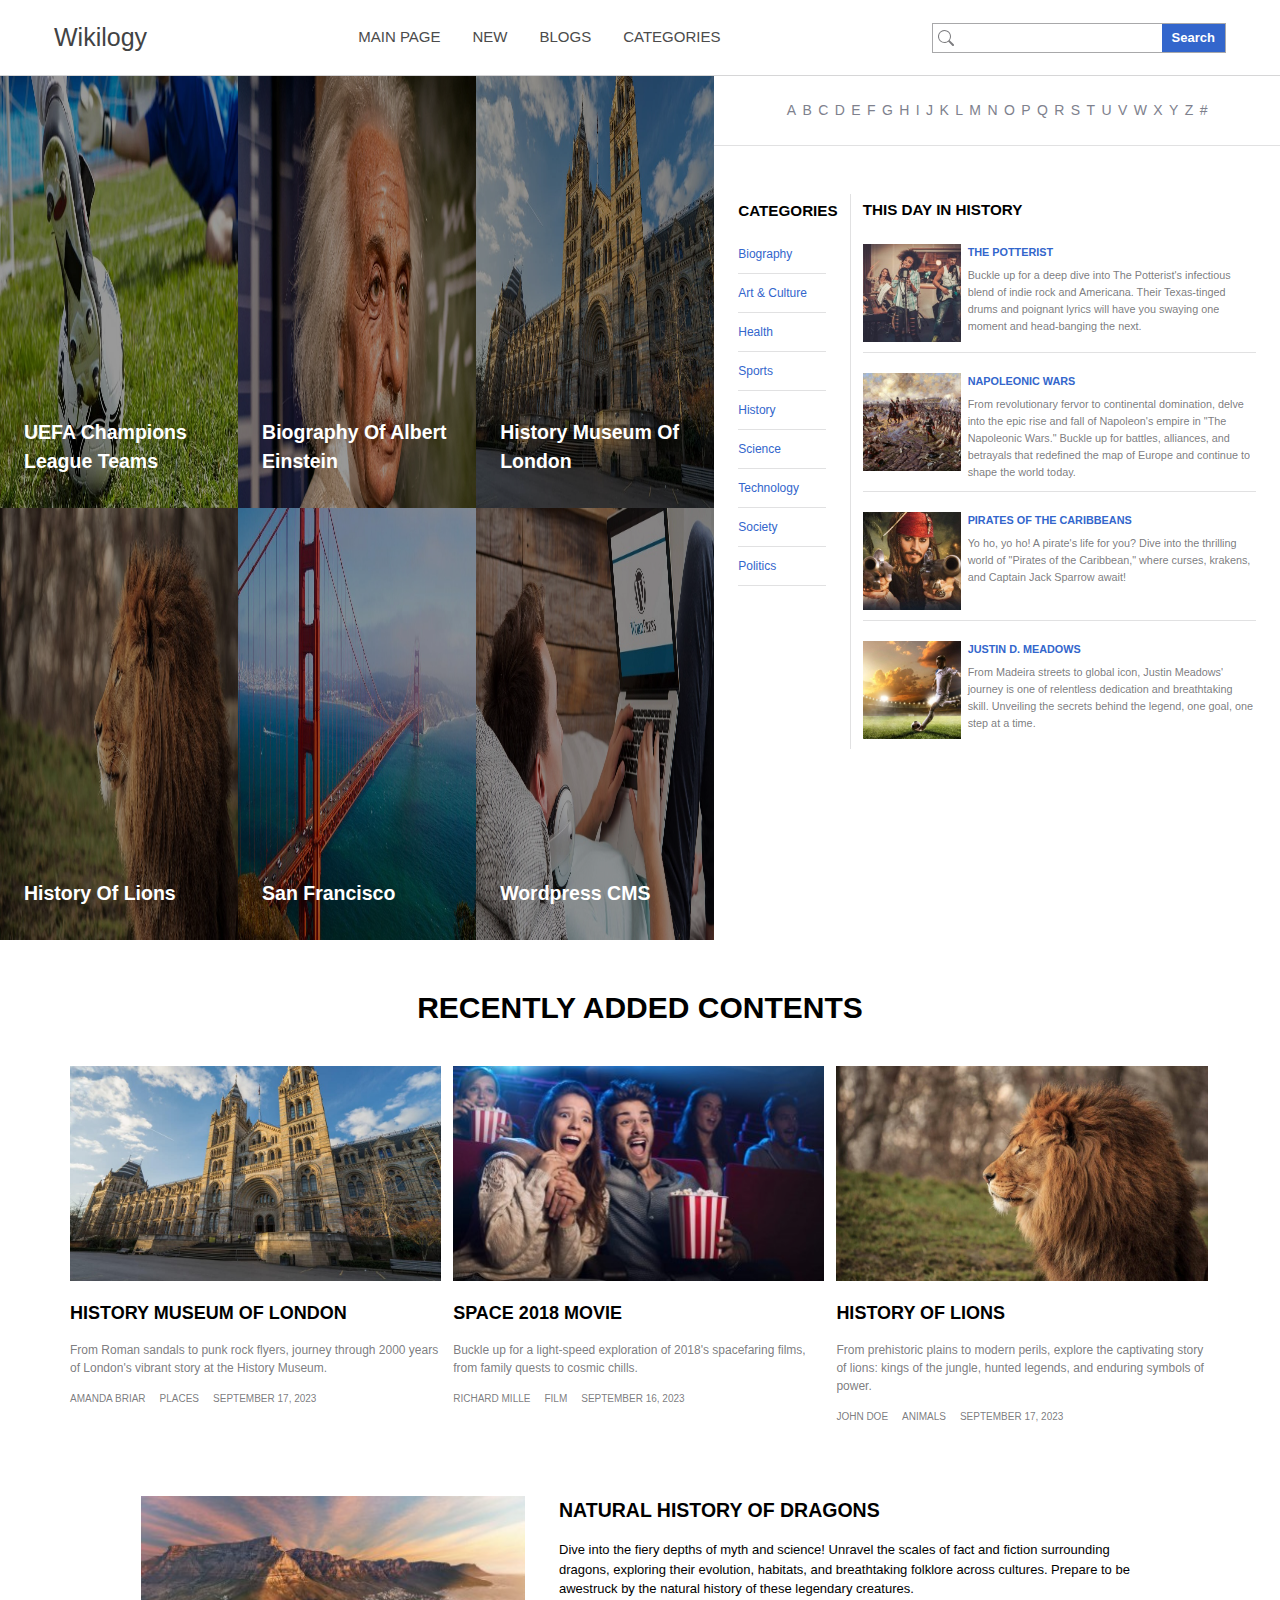
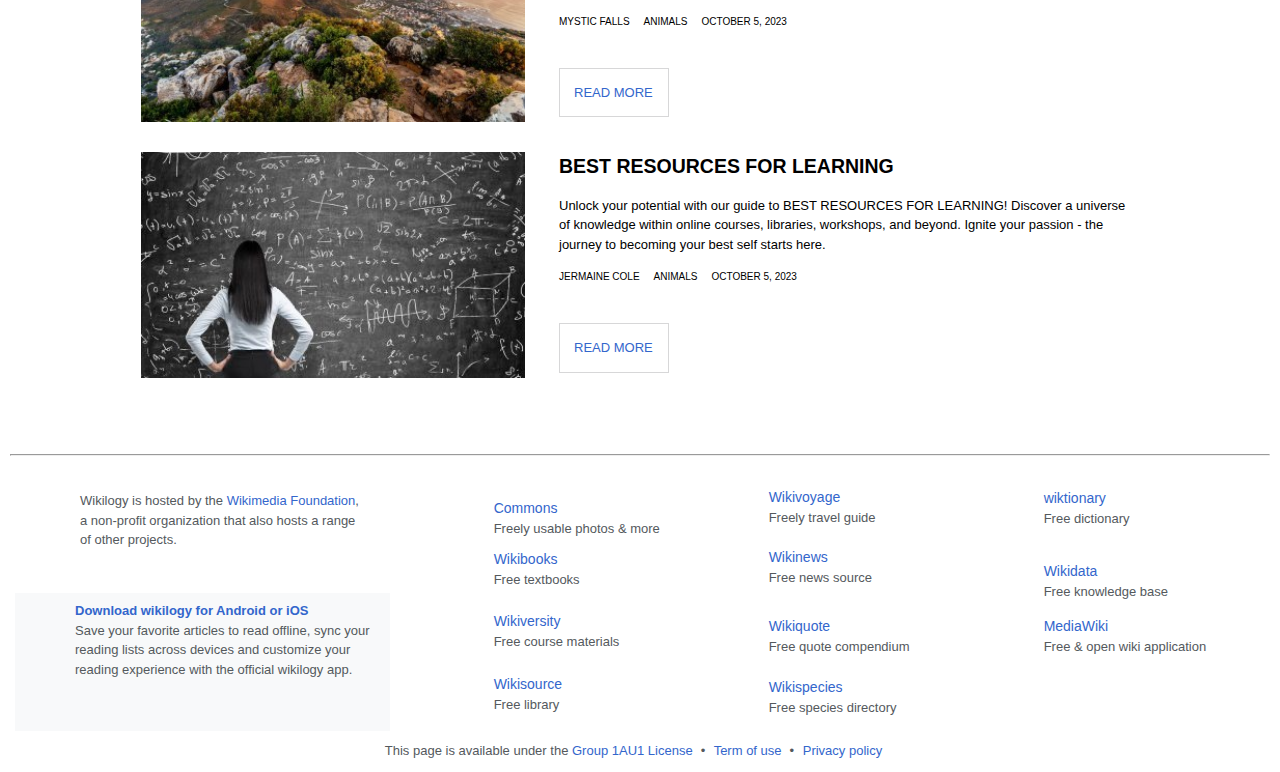
<file: index.html>
<!DOCTYPE html>
<html lang="en">

<head>
  <meta charset="UTF-8">
  <meta name="viewport" content="width=device-width, initial-scale=1.0">
  <title>Wikilogy</title>
  <link rel="stylesheet" href="css/home.css">
  <link rel="stylesheet" href="css/index.css">
</head>

<body>
  <header>
    <nav class="navbar">
      <div class="logo"><a href="entry.html">Wikilogy</a></div>
      <ul class="nav_manu">
        <li><a href="index.html">MAIN PAGE</a></li>
        <li><a href="new.html">NEW</a></li>
        <li><a href="random.html">BLOGS</a></li>
        <li><a href="./categories/arts_and_culture.html">CATEGORIES</a></li>
      </ul>
      <div class="nav_right">
        <div class="input">
          <svg xmlns="http://www.w3.org/2000/svg" width="16" height="16" fill="rgba(115, 115, 118, 0.932)"
            class="bi bi-search" viewBox="0 0 16 16">
            <path
              d="M11.742 10.344a6.5 6.5 0 1 0-1.397 1.398h-.001q.044.06.098.115l3.85 3.85a1 1 0 0 0 1.415-1.414l-3.85-3.85a1 1 0 0 0-.115-.1zM12 6.5a5.5 5.5 0 1 1-11 0 5.5 5.5 0 0 1 11 0" />
          </svg>
          <input type="text">
        </div>
        <div class="input_search">
          <h4>Search</h4>
        </div>

      </div>

    </nav>
  </header>

  <section class="main_page">
    <div class="categories">
      <!-- <h2>Article Categories</h2> -->
      <div class="wrapper">
        <div class="category_left">
          <div class="img_wrapper">
            <img src="images/UEFA-Champions-League-Teams-1152x570.jpg" alt="">
            <div>
              <h2>
                UEFA Champions League Teams
              </h2>
            </div>
          </div>
          <div class="img_wrapper">
            <img src="images/Albert-Einstein-1170x570.jpg" alt="">
            <div>
              <h2>
                Biography Of Albert Einstein
              </h2>
            </div>
          </div>
          <div class="img_wrapper">
            <img src="images/Natural-History-Museum-of-London-1000x570.jpg" alt="">
            <div>
              <h2>
                History Museum Of London
              </h2>
            </div>
          </div>
          <div class="img_wrapper">
            <img src="images/History-of-Lions-1000x570.jpg" alt="">
            <div>
              <h2>
                History Of Lions
              </h2>
            </div>
          </div>
          <div class="img_wrapper">
            <img src="images/San-Francisco-1170x570.jpg" alt="">
            <div>
              <h2>
                San Francisco
              </h2>
            </div>
          </div>
          <div class="img_wrapper">
            <img src="images/WordPress-CMS-1170x570.jpg" alt="">
            <div>
              <h2>
                Wordpress CMS
              </h2>
            </div>
          </div>
        </div>

        <div class="category_right">
          <!-- <h2 class="category_title">Article Categories</h2> -->
          <div class="article_arrangement">
            <div class="wrapper">
              <div><a href="">A</a></div>
              <div><a href="">B</a></div>
              <div><a href="">C</a></div>
              <div><a href="">D</a></div>
              <div><a href="">E</a></div>
              <div><a href="">F</a></div>
              <div><a href="">G</a></div>
              <div><a href="">H</a></div>
              <div><a href="">I</a></div>
              <div><a href="">J</a></div>
              <div><a href="">K</a></div>
              <div><a href="">L</a></div>
              <div><a href="">M</a></div>
              <div><a href="">N</a></div>
              <div><a href="">O</a></div>
              <div><a href="">P</a></div>
              <div><a href="">Q</a></div>
              <div><a href="">R</a></div>
              <div><a href="">S</a></div>
              <div><a href="">T</a></div>
              <div><a href="">U</a></div>
              <div><a href="">V</a></div>
              <div><a href="">W</a></div>
              <div><a href="">X</a></div>
              <div><a href="">Y</a></div>
              <div><a href="">Z</a></div>
              <div><a href="">#</a></div>
            </div>
          </div>
          <div class="category_in_order">
            <div class="left">
              <h3>CATEGORIES</h3>
              <div class="category">
                <div> <a href="categories/biography.html">Biography </a></div>
                <div> <a href="categories/arts_and_culture.html">Art & Culture</a></div>
                <div> <a href="categories/health.html">Health </a></div>
                <div> <a href="categories/sports.html">Sports </a></div>
                <div> <a href="categories/history.html">History </a></div>
                <div> <a href="categories/science.html">Science </a></div>
                <div> <a href="categories/technology.html">Technology </a></div>
                <div> <a href="categories/society.html">Society </a></div>
                <div> <a href="categories/politics.html">Politics</a></div>
              </div>
            </div>

            <div class="right">
              <h3>THIS DAY IN HISTORY</h3>
              <div class="right_wrapper">

                <div class="right_img">
                  <img src="images/The-Potterist-310x310.jpg">
                  <div class="detail">
                    <h4><a href="">THE POTTERIST</a></h4>
                    <div>
                      Buckle up for a deep dive into The Potterist's infectious blend of indie rock and Americana. Their
                      Texas-tinged drums and poignant lyrics will have you swaying one moment and head-banging the next.
                    </div>
                  </div>
                </div>
                <div class="right_img">
                  <img src="images/Napoleonic-Wars-310x310.jpg">
                  <div class="detail">
                    <h4><a href="">NAPOLEONIC WARS</a></h4>
                    <div>
                      From revolutionary fervor to continental domination, delve into the epic rise and fall of
                      Napoleon's empire in "The Napoleonic Wars." Buckle up for battles, alliances, and betrayals that
                      redefined the map of Europe and continue to shape the world today.
                    </div>
                  </div>
                </div>
                <div class="right_img">
                  <img src="images/Pirates-of-The-Caribbean-310x310.jpg">
                  <div class="detail">
                    <h4><a href="">PIRATES OF THE CARIBBEANS</a></h4>
                    <div>
                      Yo ho, yo ho! A pirate's life for you? Dive into the thrilling world of "Pirates of the
                      Caribbean," where curses, krakens, and Captain Jack Sparrow await!
                    </div>
                  </div>
                </div>
                <div class="right_img">
                  <img src="images/Justin-D.-Meadows-310x310.jpg">
                  <div class="detail">
                    <h4><a href="">JUSTIN D. MEADOWS</a></h4>
                    <div>
                      From Madeira streets to global icon, Justin Meadows' journey is one of relentless dedication
                      and breathtaking skill. Unveiling the secrets behind the legend, one goal, one step at a time.
                    </div>
                  </div>
                </div>
              </div>
            </div>
          </div>
        </div>
      </div>
    </div>
    </div>
  </section>

  <section class="recent_post">
    <div class="recent_wrapper">
      <h1>
        RECENTLY ADDED CONTENTS
      </h1>
      <div class="recent_cards">
        <div class="card">
          <div class="card_img">
            <img src="images/Natural-History-Museum-of-London-1000x570.jpg" alt="">
          </div>
          <div>
            <h2>HISTORY MUSEUM OF LONDON</h2>
          </div>

          <div>
            From Roman sandals to punk rock flyers, journey through 2000 years of London's vibrant story at the History
            Museum.
          </div>
          <div class="card_details">
            <div class="">Amanda Briar</div>
            <div class="">Places</div>
            <div class="">September 17, 2023</div>
          </div>
        </div>
        <div class="card">
          <div class="card_img">
            <img src="images/Space-2018-Movie-370x218.jpg" alt="">
          </div>
          <div>
            <h2>SPACE 2018 MOVIE</h2>
          </div>

          <div class="">
            Buckle up for a light-speed exploration of 2018's spacefaring films, from family quests to cosmic chills.
          </div>
          <div class="card_details">
            <div class="">Richard Mille</div>
            <div class="">Film</div>
            <div class="">September 16, 2023</div>
          </div>
        </div>
        <div class="card">
          <div class="card_img">
            <img src="images/History-of-Lions-1000x570.jpg" alt="">
          </div>
          <div>
            <h2>HISTORY OF LIONS</h2>
          </div>

          <div>
            From prehistoric plains to modern perils, explore the captivating story of lions: kings of the jungle,
            hunted legends, and enduring symbols of power.
          </div>
          <div class="card_details">

            <div class="">John Doe</div>
            <div class="">Animals</div>
            <div class="">September 17, 2023</div>
          </div>
        </div>
      </div>

      <div class="cards2">
        <div class="card2">
          <div>
            <img src="images/dragon.jpg" alt="">
          </div>
          <div class="card2_details">
            <h2>
              NATURAL HISTORY OF DRAGONS
            </h2>
            <div>
              Dive into the fiery depths of myth and science! Unravel the scales of fact and fiction surrounding
              dragons, exploring their evolution, habitats, and breathtaking folklore across cultures. Prepare to be
              awestruck by the natural history of these legendary creatures.
            </div>
            <div class="card_details">
              <div class="">Mystic Falls</div>
              <div class="">ANIMALS</div>
              <div class="">October 5, 2023</div>
            </div>
            <div class="card_btn">
              <a href="#">READ MORE</a>
            </div>
          </div>
        </div>
        <div class="card2">
          <div>
            <img src="images/Ordinal-Numbers-370x218.jpg" alt="">
          </div>
          <div class="card2_details">
            <h2>
              BEST RESOURCES FOR LEARNING
            </h2>
            <div>
              Unlock your potential with our guide to BEST RESOURCES FOR LEARNING! Discover a universe of knowledge
              within online courses, libraries, workshops, and beyond. Ignite your passion - the journey to becoming
              your best self starts here.
            </div>
            <div class="card_details">
              <div class="">Jermaine Cole</div>
              <div class="">ANIMALS</div>
              <div class="">October 5, 2023</div>
            </div>
            <div class="card_btn">
              <a href="#">READ MORE</a>
            </div>
          </div>
        </div>
      </div>
    </div>
  </section>

  <hr>

  <footer class="footer">
    <div class="footer_description">
      <i class="sprite footer_description--logo"></i>
      <p class="footer_description--paragraph">Wikilogy is hosted by the <a href="#">Wikimedia Foundation</a>, a
        non-profit organization that also hosts a range of other projects.</p>
    </div>
    <div class="footer_projects">
      <div class="footer_projects--item">
        <a href="#">
          <div class="item_icon">
            <i class="sprite commons"></i>
          </div>
          <div class="item_text">
            <span class="item_text--title">Commons</span><span class="item_text--sub">Freely usable photos & more</span>
          </div>
        </a>
      </div>
      <div class="footer_projects--item">
        <a href="#">
          <div class="item_icon">
            <i class="sprite wikivoyage"></i>
          </div>
          <div class="item_text">
            <span class="item_text--title">Wikivoyage</span><span class="item_text--sub">Freely travel guide</span>
          </div>
        </a>
      </div>
      <div class="footer_projects--item">
        <a href="#">
          <div class="item_icon">
            <i class="sprite wiktionary"></i>
          </div>
          <div class="item_text">
            <span class="item_text--title">wiktionary</span><span class="item_text--sub">Free dictionary</span>
          </div>
        </a>
      </div>
      <div class="footer_projects--item">
        <a href="#">
          <div class="item_icon">
            <i class="sprite wikibooks"></i>
          </div>
          <div class="item_text">
            <span class="item_text--title">Wikibooks</span><span class="item_text--sub">Free textbooks</span>
          </div>
        </a>
      </div>
      <div class="footer_projects--item">
        <a href="#">
          <div class="item_icon">
            <i class="sprite wikinews"></i>
          </div>
          <div class="item_text">
            <span class="item_text--title">Wikinews</span><span class="item_text--sub">Free news source</span>
          </div>
        </a>
      </div>
      <div class="footer_projects--item">
        <a href="#">
          <div class="item_icon">
            <i class="sprite wikidata"></i>
          </div>
          <div class="item_text">
            <span class="item_text--title">Wikidata</span><span class="item_text--sub">Free knowledge base</span>
          </div>
        </a>
      </div>
      <div class="footer_projects--item">
        <a href="#">
          <div class="item_icon">
            <i class="sprite wikiversity"></i>
          </div>
          <div class="item_text">
            <span class="item_text--title">Wikiversity</span><span class="item_text--sub">Free course materials</span>
          </div>
        </a>
      </div>
      <div class="footer_projects--item">
        <a href="#">
          <div class="item_icon">
            <i class="sprite wikiquote"></i>
          </div>
          <div class="item_text">
            <span class="item_text--title">Wikiquote</span><span class="item_text--sub">Free quote compendium</span>
          </div>
        </a>
      </div>
      <div class="footer_projects--item">
        <a href="#">
          <div class="item_icon">
            <i class="sprite mediawiki"></i>
          </div>
          <div class="item_text">
            <span class="item_text--title">MediaWiki</span><span class="item_text--sub">Free & open wiki
              application</span>
          </div>
        </a>
      </div>
      <div class="footer_projects--item">
        <a href="#">
          <div class="item_icon">
            <i class="sprite wikisource"></i>
          </div>
          <div class="item_text">
            <span class="item_text--title">Wikisource</span><span class="item_text--sub">Free library</span>
          </div>
        </a>
      </div>
      <div class="footer_projects--item">
        <a href="#">
          <div class="item_icon">
            <i class="sprite wikispecies"></i>
          </div>
          <div class="item_text">
            <span class="item_text--title">Wikispecies</span><span class="item_text--sub">Free species directory</span>
          </div>
        </a>
      </div>
    </div>
    <div class="footer_app">
      <i class="sprite footer_app--logo"></i>
      <div class="footer_app--text">
        <strong class="title"><a href="#">Download wikilogy for Android or iOS</a></strong>
        <p class="paragraph">
          Save your favorite articles to read offline, sync your reading lists across devices and customize your reading
          experience with the official wikilogy app.</p>
      </div>
      <ul class="footer_app--icons">
        <il class="apps"><a href="#"><span class="sprite apps_android"></span></a></il>
        <il class="apps"><a href="#"><span class="sprite apps_iOS"></span></a></il>
      </ul>
    </div>
    <div class="footer_terms">
      <p class="footer_terms--text">
        <small>This page is available under the <a href="#">Group 1AU1 License</a></small>
        <small><a href="#">Term of use</a></small>
        <small><a href="#">Privacy policy</a></small>
      </p>
    </div>
  </footer>
</body>

</html>
</file>
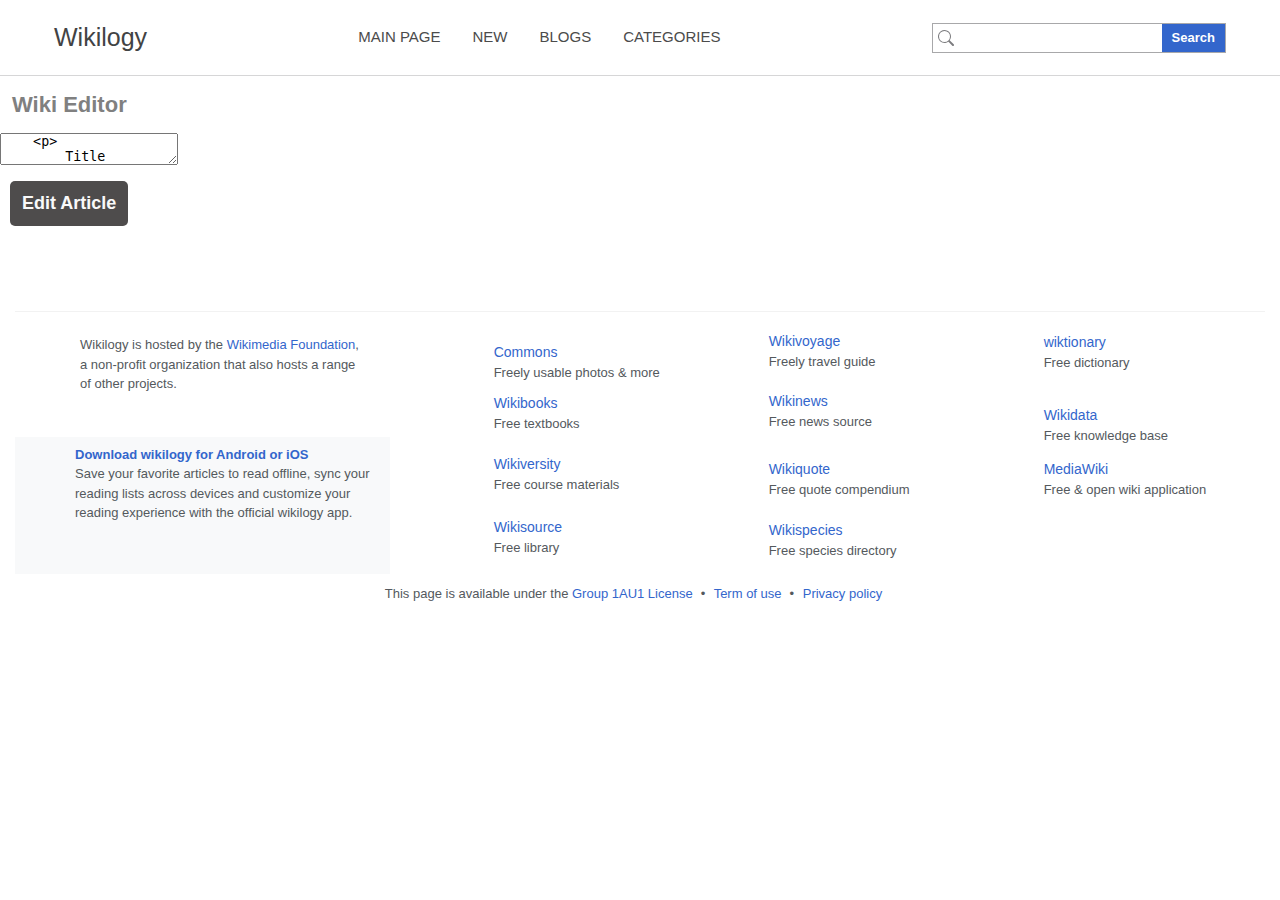
<file: edit_page.html>
<!DOCTYPE html>
<html lang="en">

<head>
  <meta charset="UTF-8">
  <meta name="viewport" content="width=device-width, initial-scale=1.0">
  <title>Wikilogy</title>
  <link rel="stylesheet" href="css/home.css">
  <link rel="stylesheet" href="css/index.css">
  <script src="https://cdn.ckeditor.com/4.20.1/standard/ckeditor.js"></script>
  <style>
    h1 {
      color: gray;
      padding: 12px;
      font-size: 22px;
    }

    .buttonContainer {
      padding: 12px;
      margin: 10px;
      background-color: rgb(78, 76, 76);
      border-radius: 5px;
      width: fit-content;
    }

    .buttonContainer:hover {
      cursor: pointer;
      background-color: lightgray;
    }

    .buttonContainer>button {
      border: none;
      outline: none;
      background: none;
      color: rgb(249, 249, 249);
      font-weight: 600;
      font-size: 18px;
    }

    .footer {
      margin-top: 85px;
      padding-top: 18px;
      border-top: 1.5px solid rgb(242, 242, 242);
    }
  </style>
</head>

<body>
  <header>
    <nav class="navbar">
      <div class="logo"><a href="entry.html">Wikilogy</a></div>
      <ul class="nav_manu">
        <li><a href="index.html">MAIN PAGE</a></li>
        <li><a href="new.html"> NEW</a></li>
        <li><a href="random.html">BLOGS</a></li>
        <li><a href="./categories/arts_and_culture.html">CATEGORIES</a></li>
      </ul>
      <div class="nav_right">
        <div class="input">
          <svg xmlns="http://www.w3.org/2000/svg" width="16" height="16" fill="rgba(115, 115, 118, 0.932)"
            class="bi bi-search" viewBox="0 0 16 16">
            <path
              d="M11.742 10.344a6.5 6.5 0 1 0-1.397 1.398h-.001q.044.06.098.115l3.85 3.85a1 1 0 0 0 1.415-1.414l-3.85-3.85a1 1 0 0 0-.115-.1zM12 6.5a5.5 5.5 0 1 1-11 0 5.5 5.5 0 0 1 11 0" />
          </svg>
          <input type="text">
        </div>
        <div class="input_search">
          <h4>Search</h4>
        </div>

      </div>

    </nav>
  </header>
  <div>

    <h1>Wiki Editor</h1>
    <textarea id="editor">
    <p>
        Title
    </p>

    Lorem ipsum dolor sit amet consectetur adipisicing elit. 
    Iure iusto, eveniet totam accusamus corrupti debitis, reprehenderit 
    Excepturi numquam, sit provident quod similique quibusdam.
    sit amet consectetur adipisicing elit. 
    Iure iusto, eveniet totam accusamus corrupti debitis,
    magnam repudiandae, laborum exercitationem rem harum incidunt? 
    Iure iusto, eveniet totam accusamus corrupti debitis, reprehenderit 
    Excepturi numquam, sit provident quod similique quibusdam.
    Iure iusto, eveniet totam accusamus corrupti debitis,
    sit amet consectetur adipisicing elit. 
    Excepturi numquam, sit provident quod similique quibusdam.
    Iure iusto, eveniet totam accusamus corrupti debitis,
    sit amet consectetur adipisicing elit. 
    Iure iusto, eveniet totam accusamus corrupti debitis,
    Excepturi numquam, sit provident quod similique quibusdam.
    Iure iusto, eveniet totam accusamus corrupti debitis,
    sit amet consectetur adipisicing elit. 

  </textarea>
    <script>
      CKEDITOR.replace('editor');
    </script>
    <div class="btn_back">
      <div class="buttonContainer">
        <button>Edit Article</button>
      </div>
    </div>
  </div>

  <footer class="footer">
    <div class="footer_description">
      <i class="sprite footer_description--logo"></i>
      <p class="footer_description--paragraph">Wikilogy is hosted by the <a href="#">Wikimedia Foundation</a>, a
        non-profit organization that also hosts a range of other projects.</p>
    </div>
    <div class="footer_projects">
      <div class="footer_projects--item">
        <a href="#">
          <div class="item_icon">
            <i class="sprite commons"></i>
          </div>
          <div class="item_text">
            <span class="item_text--title">Commons</span><span class="item_text--sub">Freely usable photos & more</span>
          </div>
        </a>
      </div>
      <div class="footer_projects--item">
        <a href="#">
          <div class="item_icon">
            <i class="sprite wikivoyage"></i>
          </div>
          <div class="item_text">
            <span class="item_text--title">Wikivoyage</span><span class="item_text--sub">Freely travel guide</span>
          </div>
        </a>
      </div>
      <div class="footer_projects--item">
        <a href="#">
          <div class="item_icon">
            <i class="sprite wiktionary"></i>
          </div>
          <div class="item_text">
            <span class="item_text--title">wiktionary</span><span class="item_text--sub">Free dictionary</span>
          </div>
        </a>
      </div>
      <div class="footer_projects--item">
        <a href="#">
          <div class="item_icon">
            <i class="sprite wikibooks"></i>
          </div>
          <div class="item_text">
            <span class="item_text--title">Wikibooks</span><span class="item_text--sub">Free textbooks</span>
          </div>
        </a>
      </div>
      <div class="footer_projects--item">
        <a href="#">
          <div class="item_icon">
            <i class="sprite wikinews"></i>
          </div>
          <div class="item_text">
            <span class="item_text--title">Wikinews</span><span class="item_text--sub">Free news source</span>
          </div>
        </a>
      </div>
      <div class="footer_projects--item">
        <a href="#">
          <div class="item_icon">
            <i class="sprite wikidata"></i>
          </div>
          <div class="item_text">
            <span class="item_text--title">Wikidata</span><span class="item_text--sub">Free knowledge base</span>
          </div>
        </a>
      </div>
      <div class="footer_projects--item">
        <a href="#">
          <div class="item_icon">
            <i class="sprite wikiversity"></i>
          </div>
          <div class="item_text">
            <span class="item_text--title">Wikiversity</span><span class="item_text--sub">Free course materials</span>
          </div>
        </a>
      </div>
      <div class="footer_projects--item">
        <a href="#">
          <div class="item_icon">
            <i class="sprite wikiquote"></i>
          </div>
          <div class="item_text">
            <span class="item_text--title">Wikiquote</span><span class="item_text--sub">Free quote compendium</span>
          </div>
        </a>
      </div>
      <div class="footer_projects--item">
        <a href="#">
          <div class="item_icon">
            <i class="sprite mediawiki"></i>
          </div>
          <div class="item_text">
            <span class="item_text--title">MediaWiki</span><span class="item_text--sub">Free & open wiki
              application</span>
          </div>
        </a>
      </div>
      <div class="footer_projects--item">
        <a href="#">
          <div class="item_icon">
            <i class="sprite wikisource"></i>
          </div>
          <div class="item_text">
            <span class="item_text--title">Wikisource</span><span class="item_text--sub">Free library</span>
          </div>
        </a>
      </div>
      <div class="footer_projects--item">
        <a href="#">
          <div class="item_icon">
            <i class="sprite wikispecies"></i>
          </div>
          <div class="item_text">
            <span class="item_text--title">Wikispecies</span><span class="item_text--sub">Free species directory</span>
          </div>
        </a>
      </div>
    </div>
    <div class="footer_app">
      <i class="sprite footer_app--logo"></i>
      <div class="footer_app--text">
        <strong class="title"><a href="#">Download wikilogy for Android or iOS</a></strong>
        <p class="paragraph">
          Save your favorite articles to read offline, sync your reading lists across devices and customize your reading
          experience with the official wikilogy app.</p>
      </div>
      <ul class="footer_app--icons">
        <il class="apps"><a href="#"><span class="sprite apps_android"></span></a></il>
        <il class="apps"><a href="#"><span class="sprite apps_iOS"></span></a></il>
      </ul>
    </div>
    <div class="footer_terms">
      <p class="footer_terms--text">
        <small>This page is available under the <a href="#">Group 1AU1 License</a></small>
        <small><a href="#">Term of use</a></small>
        <small><a href="#">Privacy policy</a></small>
      </p>
    </div>
  </footer>
</body>

</html>
</file>
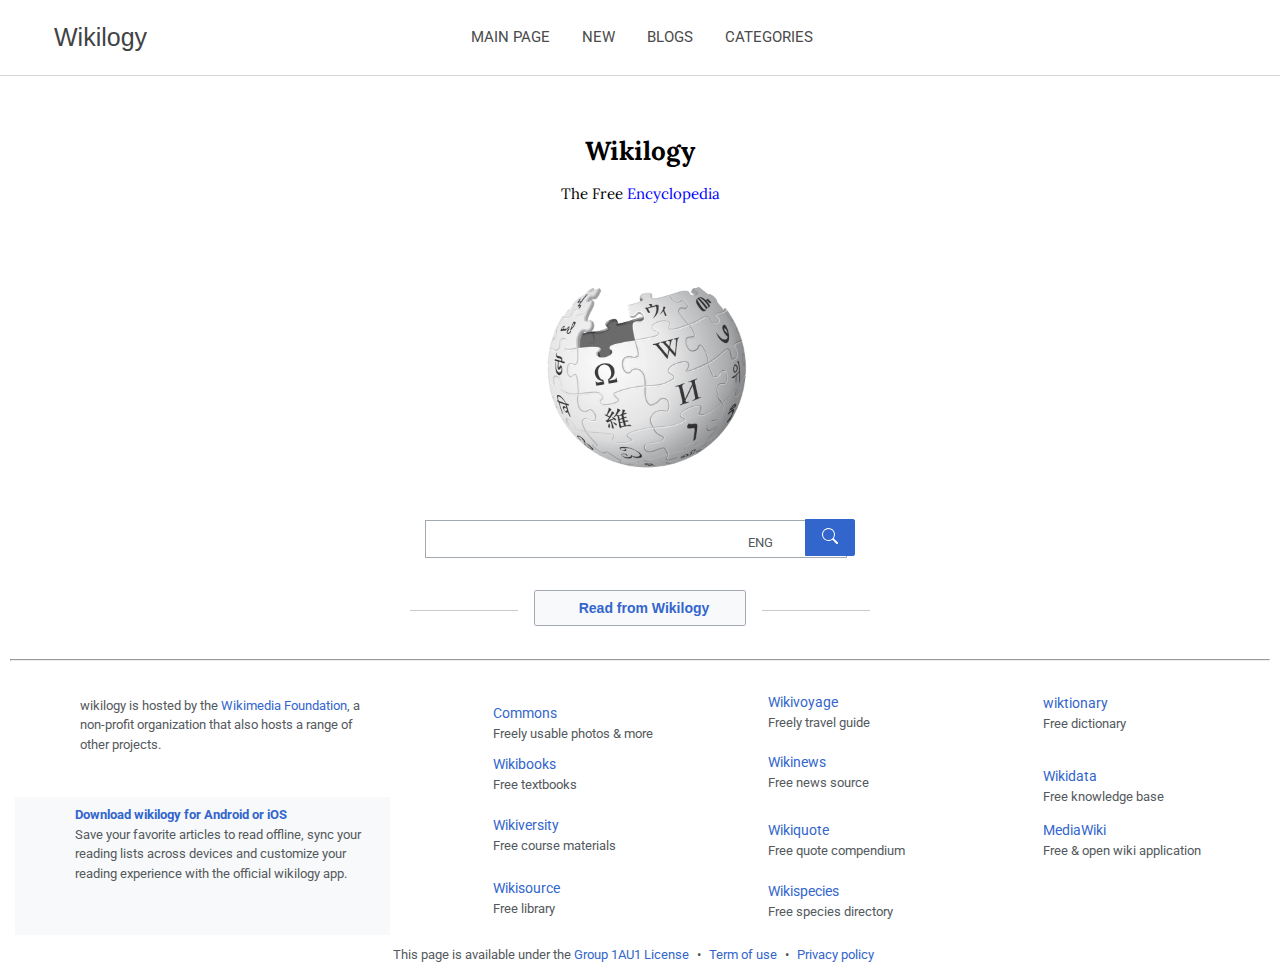
<file: entry.html>
<!DOCTYPE html>
<html lang="en">

<head>
  <meta charset="UTF-8">
  <meta name="viewport" content="width=device-width, initial-scale=1.0">
  <link href="https://fonts.googleapis.com/css2?family=Lora:wght@400;700&family=Roboto:wght@400;700&display=swap"
    rel="stylesheet">
  <link rel="stylesheet" href="css/home.css">
  <title>Wikilogy</title>
</head>

<body>
  <header>
    <nav class="navbar">
      <div class="logo"><a href="">Wikilogy</a></div>
      <ul class="nav_manu">
        <li><a href="index.html">MAIN PAGE</a></li>
        <li><a href="new.html">NEW</a></li>
        <li><a href="random.html">BLOGS</a></li>
        <li><a href="./categories/arts_and_culture.html">CATEGORIES</a></li>
      </ul>
      <div class="nav_right">
        <div>profile</div>
        <div>Search</div>
      </div>

    </nav>
  </header>

  <div class="header">
    <h1 class="title">
      <span class="sprite title_image">
        Wikilogy
      </span>
      <strong class="title_text">
        The Free <span class="span">Encyclopedia</span>
      </strong>
    </h1>

  </div>

  <main>
    <div class="article">
      <ul>
        <img src="images/wikipedia.png" alt="Logo">

      </ul>
    </div>
    <div class="search">
      <form action="search" method="post">
        <fieldset>
          <div class="search_box">
            <input class="box_input" type="text" name="" id="">
            <div class="box_language">
              <label for="searchLanguage">ENG</label>
              <i class="sprite"></i>
              <select class="language_select" name="searchLanguage" id="ES">
                <option value="en" class="select">English</option>
              </select>
            </div>
          </div>
          <button class="search_button">
            <svg xmlns="http://www.w3.org/2000/svg" width="16" height="16" fill="white" class="bi bi-search"
              viewBox="0 0 16 16">
              <path
                d="M11.742 10.344a6.5 6.5 0 1 0-1.397 1.398h-.001q.044.06.098.115l3.85 3.85a1 1 0 0 0 1.415-1.414l-3.85-3.85a1 1 0 0 0-.115-.1zM12 6.5a5.5 5.5 0 1 1-11 0 5.5 5.5 0 0 1 11 0" />
            </svg>
          </button>
        </fieldset>
      </form>
    </div>
    <div class="language">
      <div class="language_button">
        <button>
          <i class="sprite language_button--A"></i>
          <span class="language_button--text">Read from Wikilogy</span>
          <i class="sprite language_button--arrow"></i>
        </button>
      </div>
      <div class="language_line"></div>
    </div>
  </main>

  <hr>

  <footer class="footer">
    <div class="footer_description">
      <i class="sprite footer_description--logo"></i>
      <p class="footer_description--paragraph">wikilogy is hosted by the <a href="#">Wikimedia Foundation</a>, a
        non-profit organization that also hosts a range of other projects.</p>
    </div>
    <div class="footer_projects">
      <div class="footer_projects--item">
        <a href="#">
          <div class="item_icon">
            <i class="sprite commons"></i>
          </div>
          <div class="item_text">
            <span class="item_text--title">Commons</span><span class="item_text--sub">Freely usable photos & more</span>
          </div>
        </a>
      </div>
      <div class="footer_projects--item">
        <a href="#">
          <div class="item_icon">
            <i class="sprite wikivoyage"></i>
          </div>
          <div class="item_text">
            <span class="item_text--title">Wikivoyage</span><span class="item_text--sub">Freely travel guide</span>
          </div>
        </a>
      </div>
      <div class="footer_projects--item">
        <a href="#">
          <div class="item_icon">
            <i class="sprite wiktionary"></i>
          </div>
          <div class="item_text">
            <span class="item_text--title">wiktionary</span><span class="item_text--sub">Free dictionary</span>
          </div>
        </a>
      </div>
      <div class="footer_projects--item">
        <a href="#">
          <div class="item_icon">
            <i class="sprite wikibooks"></i>
          </div>
          <div class="item_text">
            <span class="item_text--title">Wikibooks</span><span class="item_text--sub">Free textbooks</span>
          </div>
        </a>
      </div>
      <div class="footer_projects--item">
        <a href="#">
          <div class="item_icon">
            <i class="sprite wikinews"></i>
          </div>
          <div class="item_text">
            <span class="item_text--title">Wikinews</span><span class="item_text--sub">Free news source</span>
          </div>
        </a>
      </div>
      <div class="footer_projects--item">
        <a href="#">
          <div class="item_icon">
            <i class="sprite wikidata"></i>
          </div>
          <div class="item_text">
            <span class="item_text--title">Wikidata</span><span class="item_text--sub">Free knowledge base</span>
          </div>
        </a>
      </div>
      <div class="footer_projects--item">
        <a href="#">
          <div class="item_icon">
            <i class="sprite wikiversity"></i>
          </div>
          <div class="item_text">
            <span class="item_text--title">Wikiversity</span><span class="item_text--sub">Free course materials</span>
          </div>
        </a>
      </div>
      <div class="footer_projects--item">
        <a href="#">
          <div class="item_icon">
            <i class="sprite wikiquote"></i>
          </div>
          <div class="item_text">
            <span class="item_text--title">Wikiquote</span><span class="item_text--sub">Free quote compendium</span>
          </div>
        </a>
      </div>
      <div class="footer_projects--item">
        <a href="#">
          <div class="item_icon">
            <i class="sprite mediawiki"></i>
          </div>
          <div class="item_text">
            <span class="item_text--title">MediaWiki</span><span class="item_text--sub">Free & open wiki
              application</span>
          </div>
        </a>
      </div>
      <div class="footer_projects--item">
        <a href="#">
          <div class="item_icon">
            <i class="sprite wikisource"></i>
          </div>
          <div class="item_text">
            <span class="item_text--title">Wikisource</span><span class="item_text--sub">Free library</span>
          </div>
        </a>
      </div>
      <div class="footer_projects--item">
        <a href="#">
          <div class="item_icon">
            <i class="sprite wikispecies"></i>
          </div>
          <div class="item_text">
            <span class="item_text--title">Wikispecies</span><span class="item_text--sub">Free species directory</span>
          </div>
        </a>
      </div>
    </div>
    <div class="footer_app">
      <i class="sprite footer_app--logo"></i>
      <div class="footer_app--text">
        <strong class="title"><a href="#">Download wikilogy for Android or iOS</a></strong>
        <p class="paragraph">
          Save your favorite articles to read offline, sync your reading lists across devices and customize your reading
          experience with the official wikilogy app.</p>
      </div>
      <ul class="footer_app--icons">
        <il class="apps"><a href="#"><span class="sprite apps_android"></span></a></il>
        <il class="apps"><a href="#"><span class="sprite apps_iOS"></span></a></il>
      </ul>
    </div>
    <div class="footer_terms">
      <p class="footer_terms--text">
        <small>This page is available under the <a href="#">Group 1AU1 License</a></small>
        <small><a href="#">Term of use</a></small>
        <small><a href="#">Privacy policy</a></small>
      </p>
    </div>
  </footer>
</body>

</html>
</file>
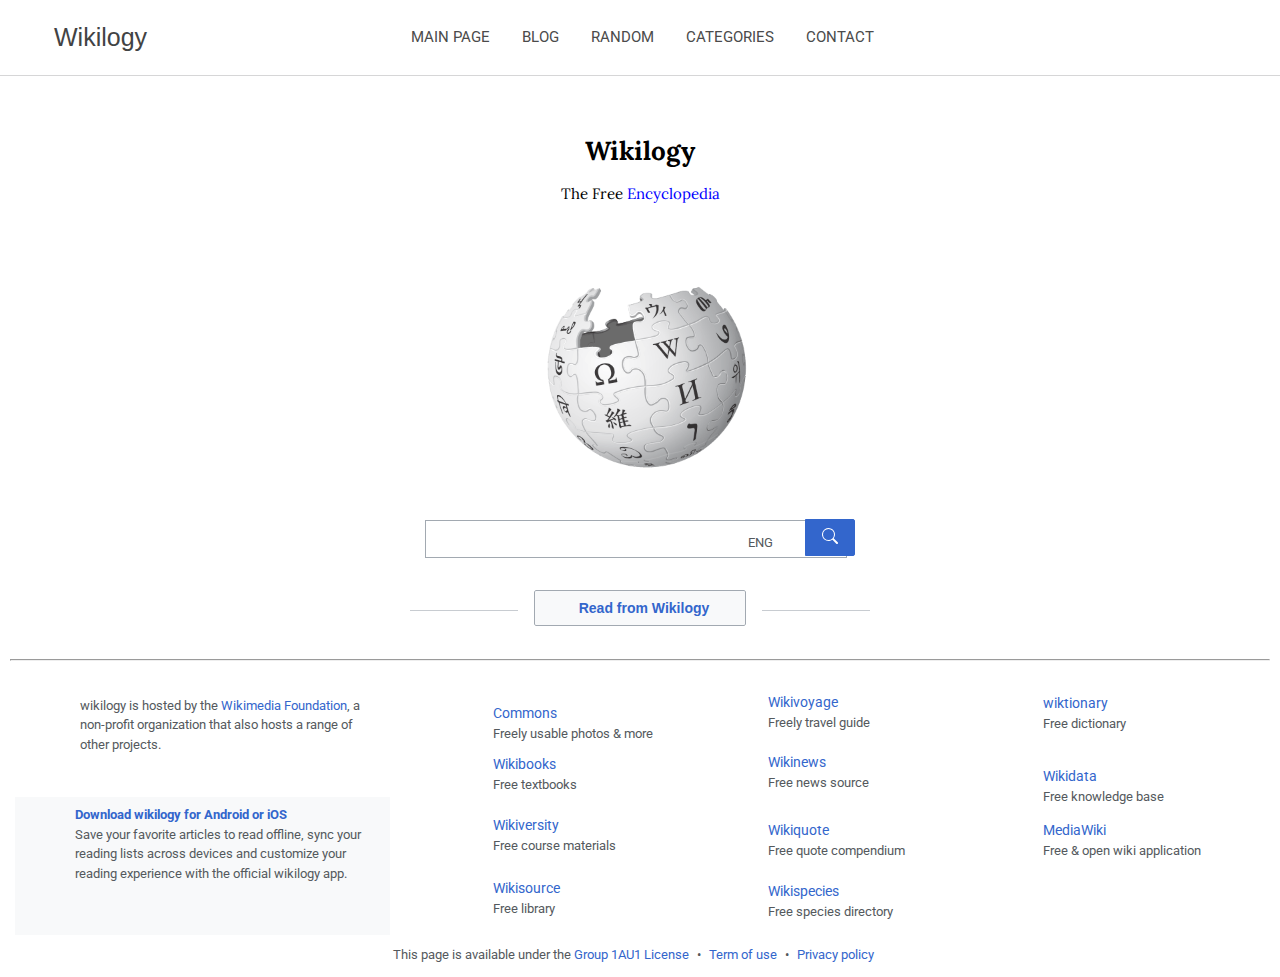
<file: home.html>
<!DOCTYPE html>
<html lang="en">

<head>
  <meta charset="UTF-8">
  <meta name="viewport" content="width=device-width, initial-scale=1.0">
  <link href="https://fonts.googleapis.com/css2?family=Lora:wght@400;700&family=Roboto:wght@400;700&display=swap"
    rel="stylesheet">
  <link rel="stylesheet" href="css/home.css">
  <title>Wikilogy</title>
</head>

<body>
  <header>
    <nav class="navbar">
      <div class="logo"><a href="">Wikilogy</a></div>
      <ul class="nav_manu">
        <li><a href="index.html">MAIN PAGE</a></li>
        <li><a href="blog.html">BLOG</a></li>
        <li><a href="random.html">RANDOM</a></li>
        <li><a href="categories.html">CATEGORIES</a></li>
        <li><a href="">CONTACT</a></li>
      </ul>
      <div class="nav_right">
        <div>profile</div>
        <div>Search</div>
      </div>

    </nav>
  </header>

  <div class="header">
    <h1 class="title">
      <span class="sprite title_image">
        Wikilogy
      </span>
      <strong class="title_text">
        The Free <span class="span">Encyclopedia</span>
      </strong>
    </h1>

  </div>

  <main>
    <div class="article">
      <ul>
        <img src="images/wikipedia.png" alt="Logo">

      </ul>
    </div>
    <div class="search">
      <form action="search" method="post">
        <fieldset>
          <div class="search_box">
            <input class="box_input" type="text" name="" id="">
            <div class="box_language">
              <label for="searchLanguage">ENG</label>
              <i class="sprite"></i>
              <select class="language_select" name="searchLanguage" id="ES">
                <option value="en" class="select">English</option>
              </select>
            </div>
          </div>
          <button class="search_button">
            <svg xmlns="http://www.w3.org/2000/svg" width="16" height="16" fill="white" class="bi bi-search" viewBox="0 0 16 16">
              <path d="M11.742 10.344a6.5 6.5 0 1 0-1.397 1.398h-.001q.044.06.098.115l3.85 3.85a1 1 0 0 0 1.415-1.414l-3.85-3.85a1 1 0 0 0-.115-.1zM12 6.5a5.5 5.5 0 1 1-11 0 5.5 5.5 0 0 1 11 0"/>
            </svg>
          </button>
        </fieldset>
      </form>
    </div>
    <div class="language">
      <div class="language_button">
        <button>
          <i class="sprite language_button--A"></i>
          <span class="language_button--text">Read from Wikilogy</span>
          <i class="sprite language_button--arrow"></i>
        </button>
      </div>
      <div class="language_line"></div>
    </div>
  </main>

  <hr>

  <footer class="footer">
    <div class="footer_description">
      <i class="sprite footer_description--logo"></i>
      <p class="footer_description--paragraph">wikilogy is hosted by the <a href="#">Wikimedia Foundation</a>, a
        non-profit organization that also hosts a range of other projects.</p>
    </div>
    <div class="footer_projects">
      <div class="footer_projects--item">
        <a href="#">
          <div class="item_icon">
            <i class="sprite commons"></i>
          </div>
          <div class="item_text">
            <span class="item_text--title">Commons</span><span class="item_text--sub">Freely usable photos & more</span>
          </div>
        </a>
      </div>
      <div class="footer_projects--item">
        <a href="#">
          <div class="item_icon">
            <i class="sprite wikivoyage"></i>
          </div>
          <div class="item_text">
            <span class="item_text--title">Wikivoyage</span><span class="item_text--sub">Freely travel guide</span>
          </div>
        </a>
      </div>
      <div class="footer_projects--item">
        <a href="#">
          <div class="item_icon">
            <i class="sprite wiktionary"></i>
          </div>
          <div class="item_text">
            <span class="item_text--title">wiktionary</span><span class="item_text--sub">Free dictionary</span>
          </div>
        </a>
      </div>
      <div class="footer_projects--item">
        <a href="#">
          <div class="item_icon">
            <i class="sprite wikibooks"></i>
          </div>
          <div class="item_text">
            <span class="item_text--title">Wikibooks</span><span class="item_text--sub">Free textbooks</span>
          </div>
        </a>
      </div>
      <div class="footer_projects--item">
        <a href="#">
          <div class="item_icon">
            <i class="sprite wikinews"></i>
          </div>
          <div class="item_text">
            <span class="item_text--title">Wikinews</span><span class="item_text--sub">Free news source</span>
          </div>
        </a>
      </div>
      <div class="footer_projects--item">
        <a href="#">
          <div class="item_icon">
            <i class="sprite wikidata"></i>
          </div>
          <div class="item_text">
            <span class="item_text--title">Wikidata</span><span class="item_text--sub">Free knowledge base</span>
          </div>
        </a>
      </div>
      <div class="footer_projects--item">
        <a href="#">
          <div class="item_icon">
            <i class="sprite wikiversity"></i>
          </div>
          <div class="item_text">
            <span class="item_text--title">Wikiversity</span><span class="item_text--sub">Free course materials</span>
          </div>
        </a>
      </div>
      <div class="footer_projects--item">
        <a href="#">
          <div class="item_icon">
            <i class="sprite wikiquote"></i>
          </div>
          <div class="item_text">
            <span class="item_text--title">Wikiquote</span><span class="item_text--sub">Free quote compendium</span>
          </div>
        </a>
      </div>
      <div class="footer_projects--item">
        <a href="#">
          <div class="item_icon">
            <i class="sprite mediawiki"></i>
          </div>
          <div class="item_text">
            <span class="item_text--title">MediaWiki</span><span class="item_text--sub">Free & open wiki application</span>
          </div>
        </a>
      </div>
      <div class="footer_projects--item">
        <a href="#">
          <div class="item_icon">
            <i class="sprite wikisource"></i>
          </div>
          <div class="item_text">
            <span class="item_text--title">Wikisource</span><span class="item_text--sub">Free library</span>
          </div>
        </a>
      </div>
      <div class="footer_projects--item">
        <a href="#">
          <div class="item_icon">
            <i class="sprite wikispecies"></i>
          </div>
          <div class="item_text">
            <span class="item_text--title">Wikispecies</span><span class="item_text--sub">Free species directory</span>
          </div>
        </a>
      </div>
      <!-- <div class="footer_projects--item">
        <a href="#">
          <div class="item_icon">
            <i class="sprite meta-wiki"></i>
          </div>
          <div class="item_text">
            <span class="item_text--title">Meta-Wiki</span><span class="item_text--sub">Community coordination & documentation</span>
          </div>
        </a>
      </div> -->
    </div>
    <div class="footer_app">
      <i class="sprite footer_app--logo"></i>
      <div class="footer_app--text">
        <strong class="title"><a href="#">Download wikilogy for Android or iOS</a></strong>
        <p class="paragraph">
          Save your favorite articles to read offline, sync your reading lists across devices and customize your reading
          experience with the official wikilogy app.</p>
      </div>
      <ul class="footer_app--icons">
        <il class="apps"><a href="#"><span class="sprite apps_android"></span></a></il>
        <il class="apps"><a href="#"><span class="sprite apps_iOS"></span></a></il>
      </ul>
    </div>
    <div class="footer_terms">
      <p class="footer_terms--text">
        <small>This page is available under the <a href="#">Group 1AU1 License</a></small>
        <small><a href="#">Term of use</a></small>
        <small><a href="#">Privacy policy</a></small>
      </p>
    </div>
  </footer>
</body>

</html>
</file>
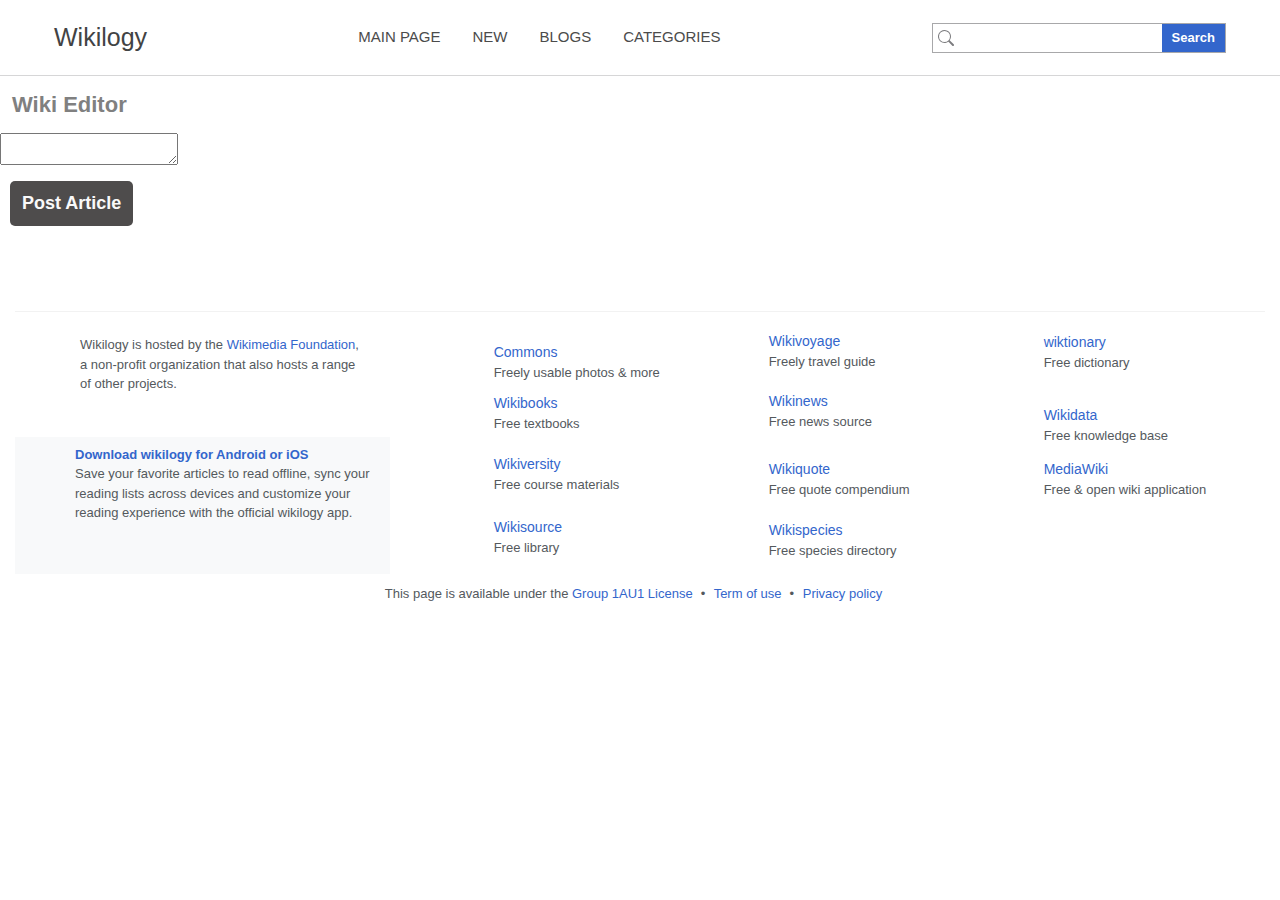
<file: new.html>
<!DOCTYPE html>
<html lang="en">

<head>
  <meta charset="UTF-8">
  <meta name="viewport" content="width=device-width, initial-scale=1.0">
  <title>Wikilogy</title>
  <link rel="stylesheet" href="css/home.css">
  <link rel="stylesheet" href="css/index.css">
  <script src="https://cdn.ckeditor.com/4.20.1/standard/ckeditor.js"></script>
  <style>
    h1 {
      color: gray;
      padding: 12px;
      font-size: 22px;
    }

    .buttonContainer {
      padding: 12px;
      margin: 10px;
      background-color: rgb(78, 76, 76);
      border-radius: 5px;
      width: fit-content;
    }

    .buttonContainer:hover {
      cursor: pointer;
      background-color: lightgray;
    }

    .buttonContainer>button {
      border: none;
      outline: none;
      background: none;
      color: rgb(249, 249, 249);
      font-weight: 600;
      font-size: 18px;
    }

    .footer {
      margin-top: 85px;
      padding-top: 18px;
      border-top: 1.5px solid rgb(242, 242, 242);
    }
  </style>
</head>

<body>
  <header>
    <nav class="navbar">
      <div class="logo"><a href="entry.html">Wikilogy</a></div>
      <ul class="nav_manu">
        <li><a href="index.html">MAIN PAGE</a></li>
        <li><a href="new.html"> NEW</a></li>
        <li><a href="random.html">BLOGS</a></li>
        <li><a href="./categories/arts_and_culture.html">CATEGORIES</a></li>
      </ul>
      <div class="nav_right">
        <div class="input">
          <svg xmlns="http://www.w3.org/2000/svg" width="16" height="16" fill="rgba(115, 115, 118, 0.932)"
            class="bi bi-search" viewBox="0 0 16 16">
            <path
              d="M11.742 10.344a6.5 6.5 0 1 0-1.397 1.398h-.001q.044.06.098.115l3.85 3.85a1 1 0 0 0 1.415-1.414l-3.85-3.85a1 1 0 0 0-.115-.1zM12 6.5a5.5 5.5 0 1 1-11 0 5.5 5.5 0 0 1 11 0" />
          </svg>
          <input type="text">
        </div>
        <div class="input_search">
          <h4>Search</h4>
        </div>

      </div>

    </nav>
  </header>
  <div>

    <h1>Wiki Editor</h1>
    <textarea id="editor"></textarea>
    <script>
      CKEDITOR.replace('editor');
    </script>
    <div class="btn_back">
      <div class="buttonContainer">
        <button>Post Article</button>
      </div>
    </div>
  </div>

  <footer class="footer">
    <div class="footer_description">
      <i class="sprite footer_description--logo"></i>
      <p class="footer_description--paragraph">Wikilogy is hosted by the <a href="#">Wikimedia Foundation</a>, a
        non-profit organization that also hosts a range of other projects.</p>
    </div>
    <div class="footer_projects">
      <div class="footer_projects--item">
        <a href="#">
          <div class="item_icon">
            <i class="sprite commons"></i>
          </div>
          <div class="item_text">
            <span class="item_text--title">Commons</span><span class="item_text--sub">Freely usable photos & more</span>
          </div>
        </a>
      </div>
      <div class="footer_projects--item">
        <a href="#">
          <div class="item_icon">
            <i class="sprite wikivoyage"></i>
          </div>
          <div class="item_text">
            <span class="item_text--title">Wikivoyage</span><span class="item_text--sub">Freely travel guide</span>
          </div>
        </a>
      </div>
      <div class="footer_projects--item">
        <a href="#">
          <div class="item_icon">
            <i class="sprite wiktionary"></i>
          </div>
          <div class="item_text">
            <span class="item_text--title">wiktionary</span><span class="item_text--sub">Free dictionary</span>
          </div>
        </a>
      </div>
      <div class="footer_projects--item">
        <a href="#">
          <div class="item_icon">
            <i class="sprite wikibooks"></i>
          </div>
          <div class="item_text">
            <span class="item_text--title">Wikibooks</span><span class="item_text--sub">Free textbooks</span>
          </div>
        </a>
      </div>
      <div class="footer_projects--item">
        <a href="#">
          <div class="item_icon">
            <i class="sprite wikinews"></i>
          </div>
          <div class="item_text">
            <span class="item_text--title">Wikinews</span><span class="item_text--sub">Free news source</span>
          </div>
        </a>
      </div>
      <div class="footer_projects--item">
        <a href="#">
          <div class="item_icon">
            <i class="sprite wikidata"></i>
          </div>
          <div class="item_text">
            <span class="item_text--title">Wikidata</span><span class="item_text--sub">Free knowledge base</span>
          </div>
        </a>
      </div>
      <div class="footer_projects--item">
        <a href="#">
          <div class="item_icon">
            <i class="sprite wikiversity"></i>
          </div>
          <div class="item_text">
            <span class="item_text--title">Wikiversity</span><span class="item_text--sub">Free course materials</span>
          </div>
        </a>
      </div>
      <div class="footer_projects--item">
        <a href="#">
          <div class="item_icon">
            <i class="sprite wikiquote"></i>
          </div>
          <div class="item_text">
            <span class="item_text--title">Wikiquote</span><span class="item_text--sub">Free quote compendium</span>
          </div>
        </a>
      </div>
      <div class="footer_projects--item">
        <a href="#">
          <div class="item_icon">
            <i class="sprite mediawiki"></i>
          </div>
          <div class="item_text">
            <span class="item_text--title">MediaWiki</span><span class="item_text--sub">Free & open wiki
              application</span>
          </div>
        </a>
      </div>
      <div class="footer_projects--item">
        <a href="#">
          <div class="item_icon">
            <i class="sprite wikisource"></i>
          </div>
          <div class="item_text">
            <span class="item_text--title">Wikisource</span><span class="item_text--sub">Free library</span>
          </div>
        </a>
      </div>
      <div class="footer_projects--item">
        <a href="#">
          <div class="item_icon">
            <i class="sprite wikispecies"></i>
          </div>
          <div class="item_text">
            <span class="item_text--title">Wikispecies</span><span class="item_text--sub">Free species directory</span>
          </div>
        </a>
      </div>
    </div>
    <div class="footer_app">
      <i class="sprite footer_app--logo"></i>
      <div class="footer_app--text">
        <strong class="title"><a href="#">Download wikilogy for Android or iOS</a></strong>
        <p class="paragraph">
          Save your favorite articles to read offline, sync your reading lists across devices and customize your reading
          experience with the official wikilogy app.</p>
      </div>
      <ul class="footer_app--icons">
        <il class="apps"><a href="#"><span class="sprite apps_android"></span></a></il>
        <il class="apps"><a href="#"><span class="sprite apps_iOS"></span></a></il>
      </ul>
    </div>
    <div class="footer_terms">
      <p class="footer_terms--text">
        <small>This page is available under the <a href="#">Group 1AU1 License</a></small>
        <small><a href="#">Term of use</a></small>
        <small><a href="#">Privacy policy</a></small>
      </p>
    </div>
  </footer>
</body>

</html>
</file>
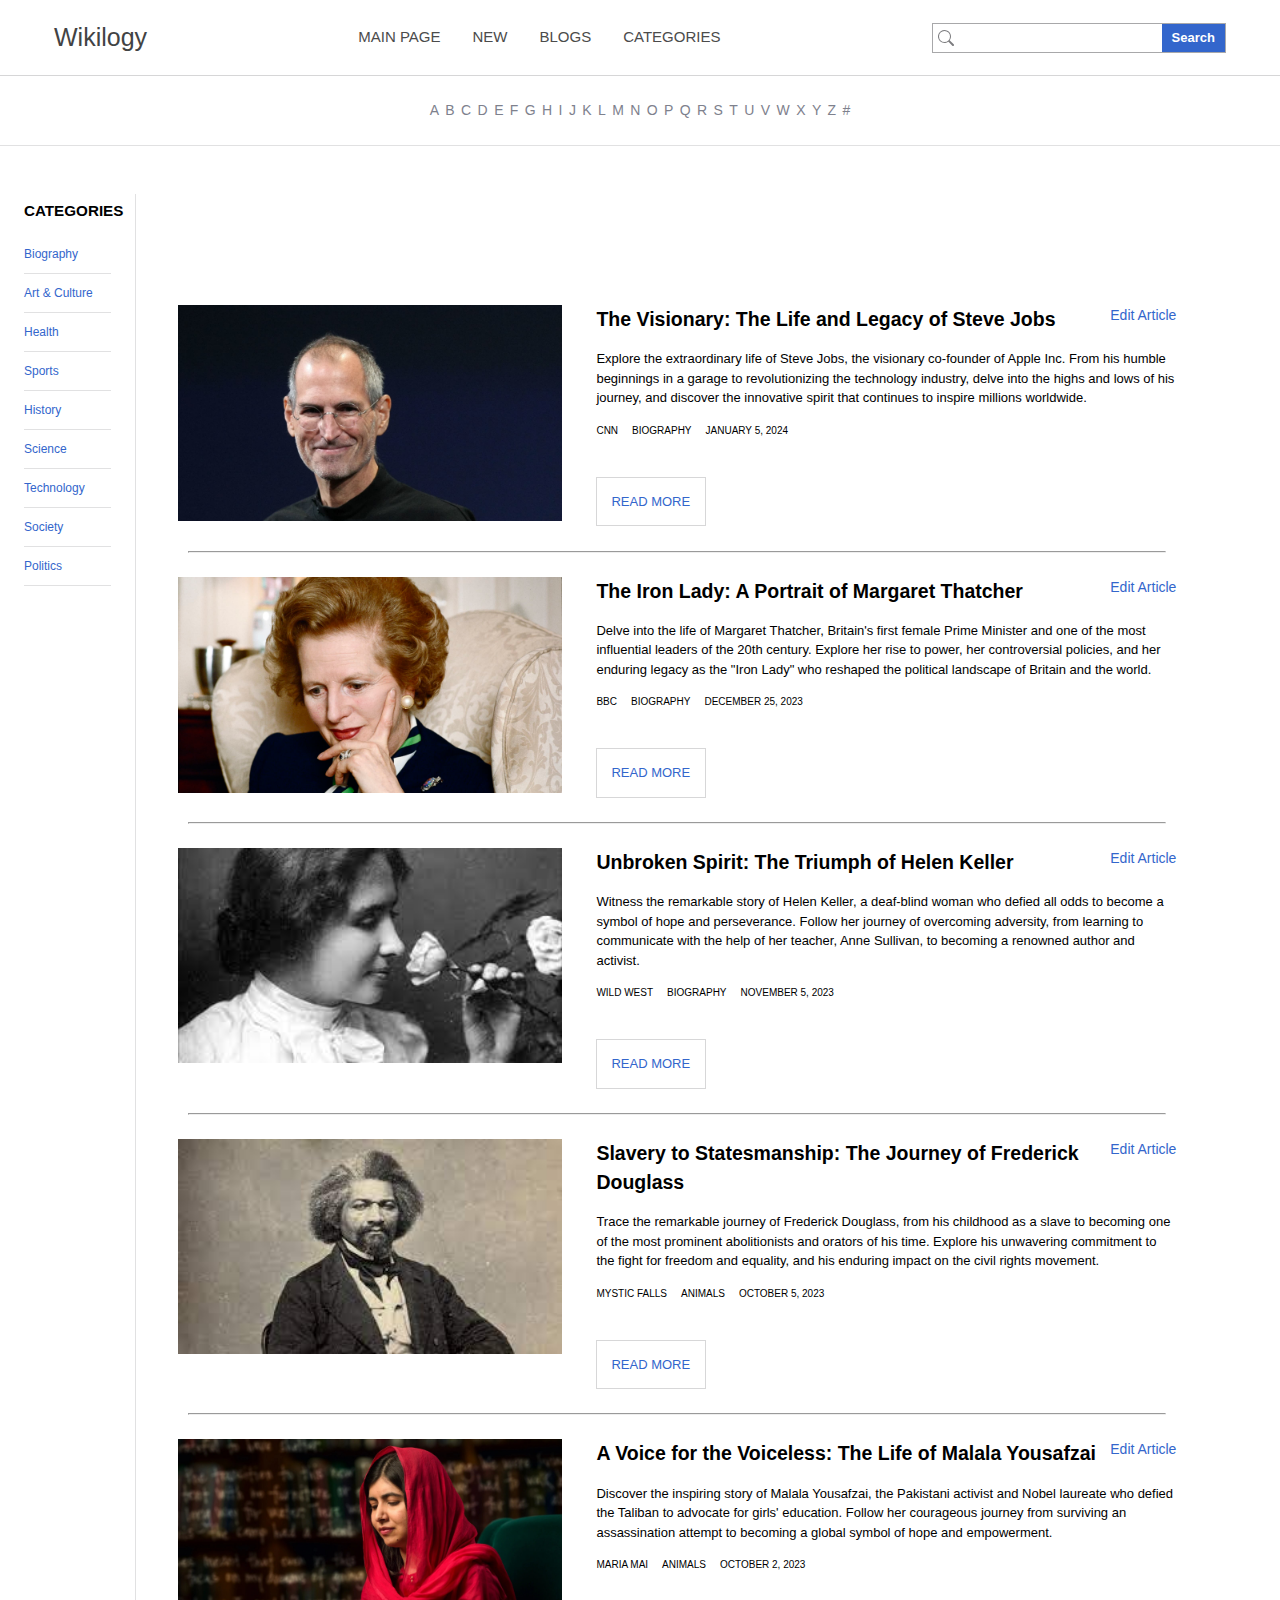
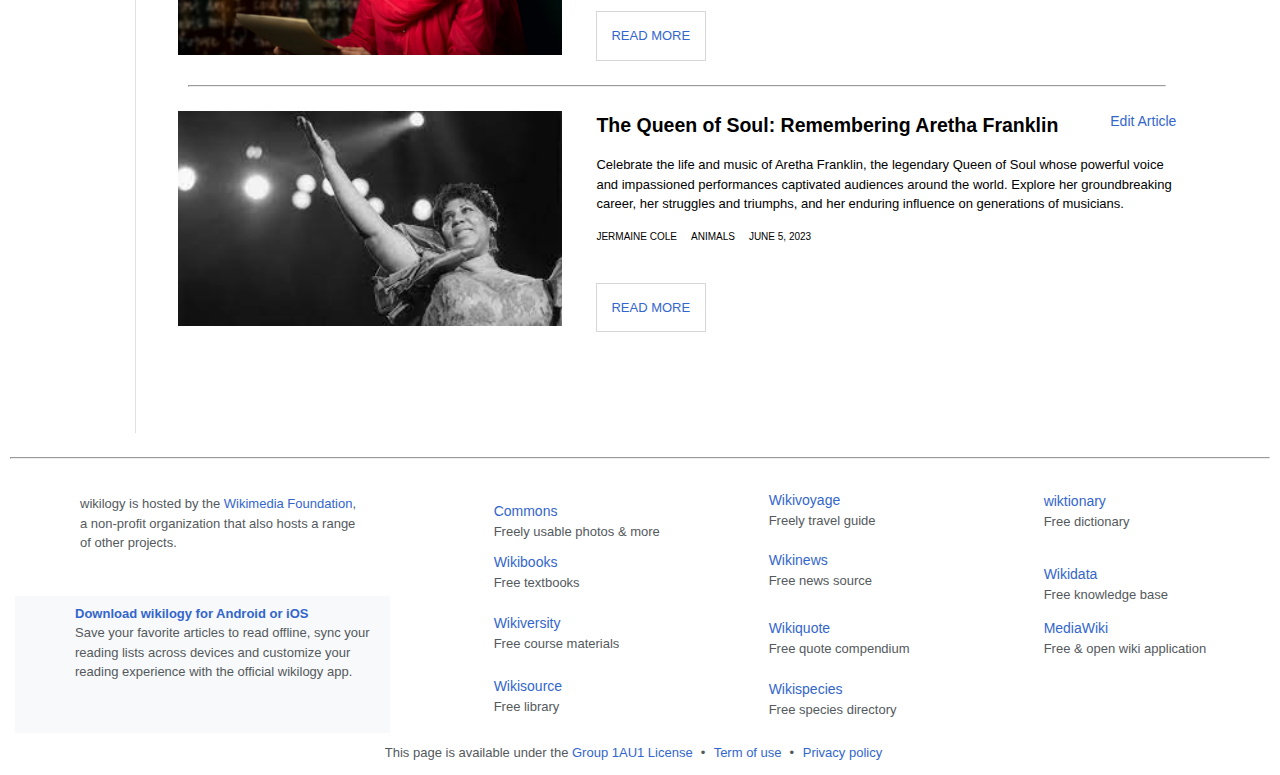
<file: random.html>
<!DOCTYPE html>
<html lang="en">

<head>
  <meta charset="UTF-8" />
  <meta name="viewport" content="width=device-width, initial-scale=1.0" />
  <title>Wikilogy</title>
  <link rel="stylesheet" href="css/home.css" />
  <link rel="stylesheet" href="css/index.css" />
  <link rel="stylesheet" href="css/random.css" />
</head>

<body>
  <header>
    <nav class="navbar">
      <div class="logo"><a href="entry.html">Wikilogy</a></div>
      <ul class="nav_manu">
        <li><a href="index.html">MAIN PAGE</a></li>
        <li><a href="new.html">NEW</a></li>
        <li><a href="random.html">BLOGS</a></li>
        <li><a href="./categories/arts_and_culture.html">CATEGORIES</a></li>
      </ul>
      <div class="nav_right">
        <div class="input">
          <svg xmlns="http://www.w3.org/2000/svg" width="16" height="16" fill="rgba(115, 115, 118, 0.932)"
            class="bi bi-search" viewBox="0 0 16 16">
            <path
              d="M11.742 10.344a6.5 6.5 0 1 0-1.397 1.398h-.001q.044.06.098.115l3.85 3.85a1 1 0 0 0 1.415-1.414l-3.85-3.85a1 1 0 0 0-.115-.1zM12 6.5a5.5 5.5 0 1 1-11 0 5.5 5.5 0 0 1 11 0" />
          </svg>
          <input type="text" />
        </div>
        <div class="input_search">
          <h4>Search</h4>
        </div>
      </div>
    </nav>
  </header>

  <div class="category_right">
    <!-- <h2 class="category_title">Article Categories</h2> -->
    <div class="article_arrangement">
      <div class="wrapper">
        <div><a href="">A</a></div>
        <div><a href="">B</a></div>
        <div><a href="">C</a></div>
        <div><a href="">D</a></div>
        <div><a href="">E</a></div>
        <div><a href="">F</a></div>
        <div><a href="">G</a></div>
        <div><a href="">H</a></div>
        <div><a href="">I</a></div>
        <div><a href="">J</a></div>
        <div><a href="">K</a></div>
        <div><a href="">L</a></div>
        <div><a href="">M</a></div>
        <div><a href="">N</a></div>
        <div><a href="">O</a></div>
        <div><a href="">P</a></div>
        <div><a href="">Q</a></div>
        <div><a href="">R</a></div>
        <div><a href="">S</a></div>
        <div><a href="">T</a></div>
        <div><a href="">U</a></div>
        <div><a href="">V</a></div>
        <div><a href="">W</a></div>
        <div><a href="">X</a></div>
        <div><a href="">Y</a></div>
        <div><a href="">Z</a></div>
        <div><a href="">#</a></div>
      </div>
    </div>
    <div class="category_in_order">
      <div class="left">
        <h3>CATEGORIES</h3>
        <div class="category">
          <div> <a href="categories/biography.html">Biography </a></div>
          <div> <a href="categories/arts_and_culture.html">Art & Culture</a></div>
          <div> <a href="">Health </a></div>
          <div> <a href="">Sports </a></div>
          <div> <a href="">History </a></div>
          <div> <a href="">Science </a></div>
          <div> <a href="">Technology </a></div>
          <div> <a href="">Society </a></div>
          <div> <a href="">Politics</a></div>
        </div>
      </div>

      <section class="recent_post" style="padding: 0px;">
        <div class="recent_wrapper">
          <div class="cards2">
            <div class="card2">
              <div>
                <img src="images/categories/biography/steve_jobs.jpeg" alt="">
              </div>
              <div class="card2_details">
                <div class="heading">
                  <h2>
                    The Visionary: The Life and Legacy of Steve Jobs
                  </h2>
                  <div class="edit">
                    <a href="edit_page.html">Edit Article</a>
                  </div>
                </div>
                <div>
                  Explore the extraordinary life of Steve Jobs, the visionary co-founder of Apple Inc. From his humble
                  beginnings in a garage to revolutionizing the technology industry, delve into the highs and lows of
                  his journey, and discover the innovative spirit that continues to inspire millions worldwide.
                </div>
                <div class="card_details">
                  <div class="">CNN</div>
                  <div class="">BIOGRAPHY</div>
                  <div class="">January 5, 2024</div>
                </div>
                <div class="card_btn">
                  <a href="#">READ MORE</a>
                </div>
              </div>
            </div>

            <hr>

            <div class="card2">
              <div>
                <img src="images/categories/biography/margaret_thatcher.jpg" alt="">
              </div>
              <div class="card2_details">
                <div class="heading">
                  <h2>
                    The Iron Lady: A Portrait of Margaret Thatcher
                  </h2>
                  <div class="edit">
                    <a href="edit_page.html">Edit Article</a>
                  </div>
                </div>
                <div>
                  Delve into the life of Margaret Thatcher, Britain's first female Prime Minister and one of the most
                  influential leaders of the 20th century. Explore her rise to power, her controversial policies, and
                  her enduring legacy as the "Iron Lady" who reshaped the political landscape of Britain and the world.
                </div>
                <div class="card_details">
                  <div class="">BBC</div>
                  <div class="">BIOGRAPHY</div>
                  <div class="">December 25, 2023</div>
                </div>
                <div class="card_btn">
                  <a href="#">READ MORE</a>
                </div>
              </div>
            </div>

            <hr>

            <div class="card2">

              <div>
                <img src="images/categories/biography/helen_keller.jpg" alt="">
              </div>
              <div class="card2_details">
                <div class="heading">
                  <h2>
                    Unbroken Spirit: The Triumph of Helen Keller
                  </h2>
                  <div class="edit">
                    <a href="edit_page.html">Edit Article</a>
                  </div>
                </div>
                <div>
                  Witness the remarkable story of Helen Keller, a deaf-blind woman who defied all odds to become a
                  symbol of hope and perseverance. Follow her journey of overcoming adversity, from learning to
                  communicate with the help of her teacher, Anne Sullivan, to becoming a renowned author and activist.
                </div>
                <div class="card_details">
                  <div class="">WILD WEST</div>
                  <div class="">BIOGRAPHY</div>
                  <div class="">November 5, 2023</div>
                </div>
                <div class="card_btn">
                  <a href="#">READ MORE</a>
                </div>
              </div>
            </div>

            <hr>

            <div class="card2">
              <div>
                <img src="images/categories/biography/fredreck_douglas.jpg" alt="">
              </div>
              <div class="card2_details">
                <div class="heading">
                  <h2>
                   Slavery to Statesmanship: The Journey of Frederick Douglass
                  </h2>

                  <div class="edit">
                    <a href="edit_page.html">Edit Article</a>
                  </div>
                </div>
                <div>
                  Trace the remarkable journey of Frederick Douglass, from his childhood as a slave to becoming one of
                  the most prominent abolitionists and orators of his time. Explore his unwavering commitment to the
                  fight for freedom and equality, and his enduring impact on the civil rights movement.
                </div>
                <div class="card_details">
                  <div class="">Mystic Falls</div>
                  <div class="">ANIMALS</div>
                  <div class="">October 5, 2023</div>
                </div>
                <div class="card_btn">
                  <a href="#">READ MORE</a>
                </div>
              </div>
            </div>

            <hr>

            <div class="card2">

              <div>
                <img src="images/categories/biography/malala.jpg" alt="">
              </div>
              <div class="card2_details">
                <div class="heading">
                  <h2>
                    A Voice for the Voiceless: The Life of Malala Yousafzai
                  </h2>
                  <div class="edit">
                    <a href="edit_page.html">Edit Article</a>
                  </div>
                </div>
                <div>
                  Discover the inspiring story of Malala Yousafzai, the Pakistani activist and Nobel laureate who defied
                  the Taliban to advocate for girls' education. Follow her courageous journey from surviving an
                  assassination attempt to becoming a global symbol of hope and empowerment.
                </div>
                <div class="card_details">
                  <div class="">MARIA MAI</div>
                  <div class="">ANIMALS</div>
                  <div class="">October 2, 2023</div>
                </div>
                <div class="card_btn">
                  <a href="#">READ MORE</a>
                </div>
              </div>
            </div>

            <hr>

            <div class="card2">
              <div>
                <img src="images/categories/biography/aretha_franklin.jpg" alt="">
              </div>
              <div class="card2_details">
                <div class="heading">

                  <h2>
                    The Queen of Soul: Remembering Aretha Franklin
                  </h2>
                  <div class="edit">
                    <a href="edit_page.html">Edit Article</a>
                  </div>
                </div>
                <div>
                  Celebrate the life and music of Aretha Franklin, the legendary Queen of Soul whose powerful voice and
                  impassioned performances captivated audiences around the world. Explore her groundbreaking career, her
                  struggles and triumphs, and her enduring influence on generations of musicians.
                </div>
                <div class="card_details">
                  <div class="">Jermaine Cole</div>
                  <div class="">ANIMALS</div>
                  <div class="">June 5, 2023</div>
                </div>
                <div class="card_btn">
                  <a href="#">READ MORE</a>
                </div>
              </div>
            </div>
          </div>
        </div>
      </section>
    </div>
  </div>
  </div>

  <hr>

  <footer class="footer">
    <div class="footer_description">
      <i class="sprite footer_description--logo"></i>
      <p class="footer_description--paragraph">wikilogy is hosted by the <a href="#">Wikimedia Foundation</a>, a
        non-profit organization that also hosts a range of other projects.</p>
    </div>
    <div class="footer_projects">
      <div class="footer_projects--item">
        <a href="#">
          <div class="item_icon">
            <i class="sprite commons"></i>
          </div>
          <div class="item_text">
            <span class="item_text--title">Commons</span><span class="item_text--sub">Freely usable photos & more</span>
          </div>
        </a>
      </div>
      <div class="footer_projects--item">
        <a href="#">
          <div class="item_icon">
            <i class="sprite wikivoyage"></i>
          </div>
          <div class="item_text">
            <span class="item_text--title">Wikivoyage</span><span class="item_text--sub">Freely travel guide</span>
          </div>
        </a>
      </div>
      <div class="footer_projects--item">
        <a href="#">
          <div class="item_icon">
            <i class="sprite wiktionary"></i>
          </div>
          <div class="item_text">
            <span class="item_text--title">wiktionary</span><span class="item_text--sub">Free dictionary</span>
          </div>
        </a>
      </div>
      <div class="footer_projects--item">
        <a href="#">
          <div class="item_icon">
            <i class="sprite wikibooks"></i>
          </div>
          <div class="item_text">
            <span class="item_text--title">Wikibooks</span><span class="item_text--sub">Free textbooks</span>
          </div>
        </a>
      </div>
      <div class="footer_projects--item">
        <a href="#">
          <div class="item_icon">
            <i class="sprite wikinews"></i>
          </div>
          <div class="item_text">
            <span class="item_text--title">Wikinews</span><span class="item_text--sub">Free news source</span>
          </div>
        </a>
      </div>
      <div class="footer_projects--item">
        <a href="#">
          <div class="item_icon">
            <i class="sprite wikidata"></i>
          </div>
          <div class="item_text">
            <span class="item_text--title">Wikidata</span><span class="item_text--sub">Free knowledge base</span>
          </div>
        </a>
      </div>
      <div class="footer_projects--item">
        <a href="#">
          <div class="item_icon">
            <i class="sprite wikiversity"></i>
          </div>
          <div class="item_text">
            <span class="item_text--title">Wikiversity</span><span class="item_text--sub">Free course materials</span>
          </div>
        </a>
      </div>
      <div class="footer_projects--item">
        <a href="#">
          <div class="item_icon">
            <i class="sprite wikiquote"></i>
          </div>
          <div class="item_text">
            <span class="item_text--title">Wikiquote</span><span class="item_text--sub">Free quote compendium</span>
          </div>
        </a>
      </div>
      <div class="footer_projects--item">
        <a href="#">
          <div class="item_icon">
            <i class="sprite mediawiki"></i>
          </div>
          <div class="item_text">
            <span class="item_text--title">MediaWiki</span><span class="item_text--sub">Free & open wiki
              application</span>
          </div>
        </a>
      </div>
      <div class="footer_projects--item">
        <a href="#">
          <div class="item_icon">
            <i class="sprite wikisource"></i>
          </div>
          <div class="item_text">
            <span class="item_text--title">Wikisource</span><span class="item_text--sub">Free library</span>
          </div>
        </a>
      </div>
      <div class="footer_projects--item">
        <a href="#">
          <div class="item_icon">
            <i class="sprite wikispecies"></i>
          </div>
          <div class="item_text">
            <span class="item_text--title">Wikispecies</span><span class="item_text--sub">Free species directory</span>
          </div>
        </a>
      </div>
    </div>
    <div class="footer_app">
      <i class="sprite footer_app--logo"></i>
      <div class="footer_app--text">
        <strong class="title"><a href="#">Download wikilogy for Android or iOS</a></strong>
        <p class="paragraph">
          Save your favorite articles to read offline, sync your reading lists across devices and customize your reading
          experience with the official wikilogy app.</p>
      </div>
      <ul class="footer_app--icons">
        <il class="apps"><a href="#"><span class="sprite apps_android"></span></a></il>
        <il class="apps"><a href="#"><span class="sprite apps_iOS"></span></a></il>
      </ul>
    </div>
    <div class="footer_terms">
      <p class="footer_terms--text">
        <small>This page is available under the <a href="#">Group 1AU1 License</a></small>
        <small><a href="#">Term of use</a></small>
        <small><a href="#">Privacy policy</a></small>
      </p>
    </div>
  </footer>
</body>

</html>
</file>
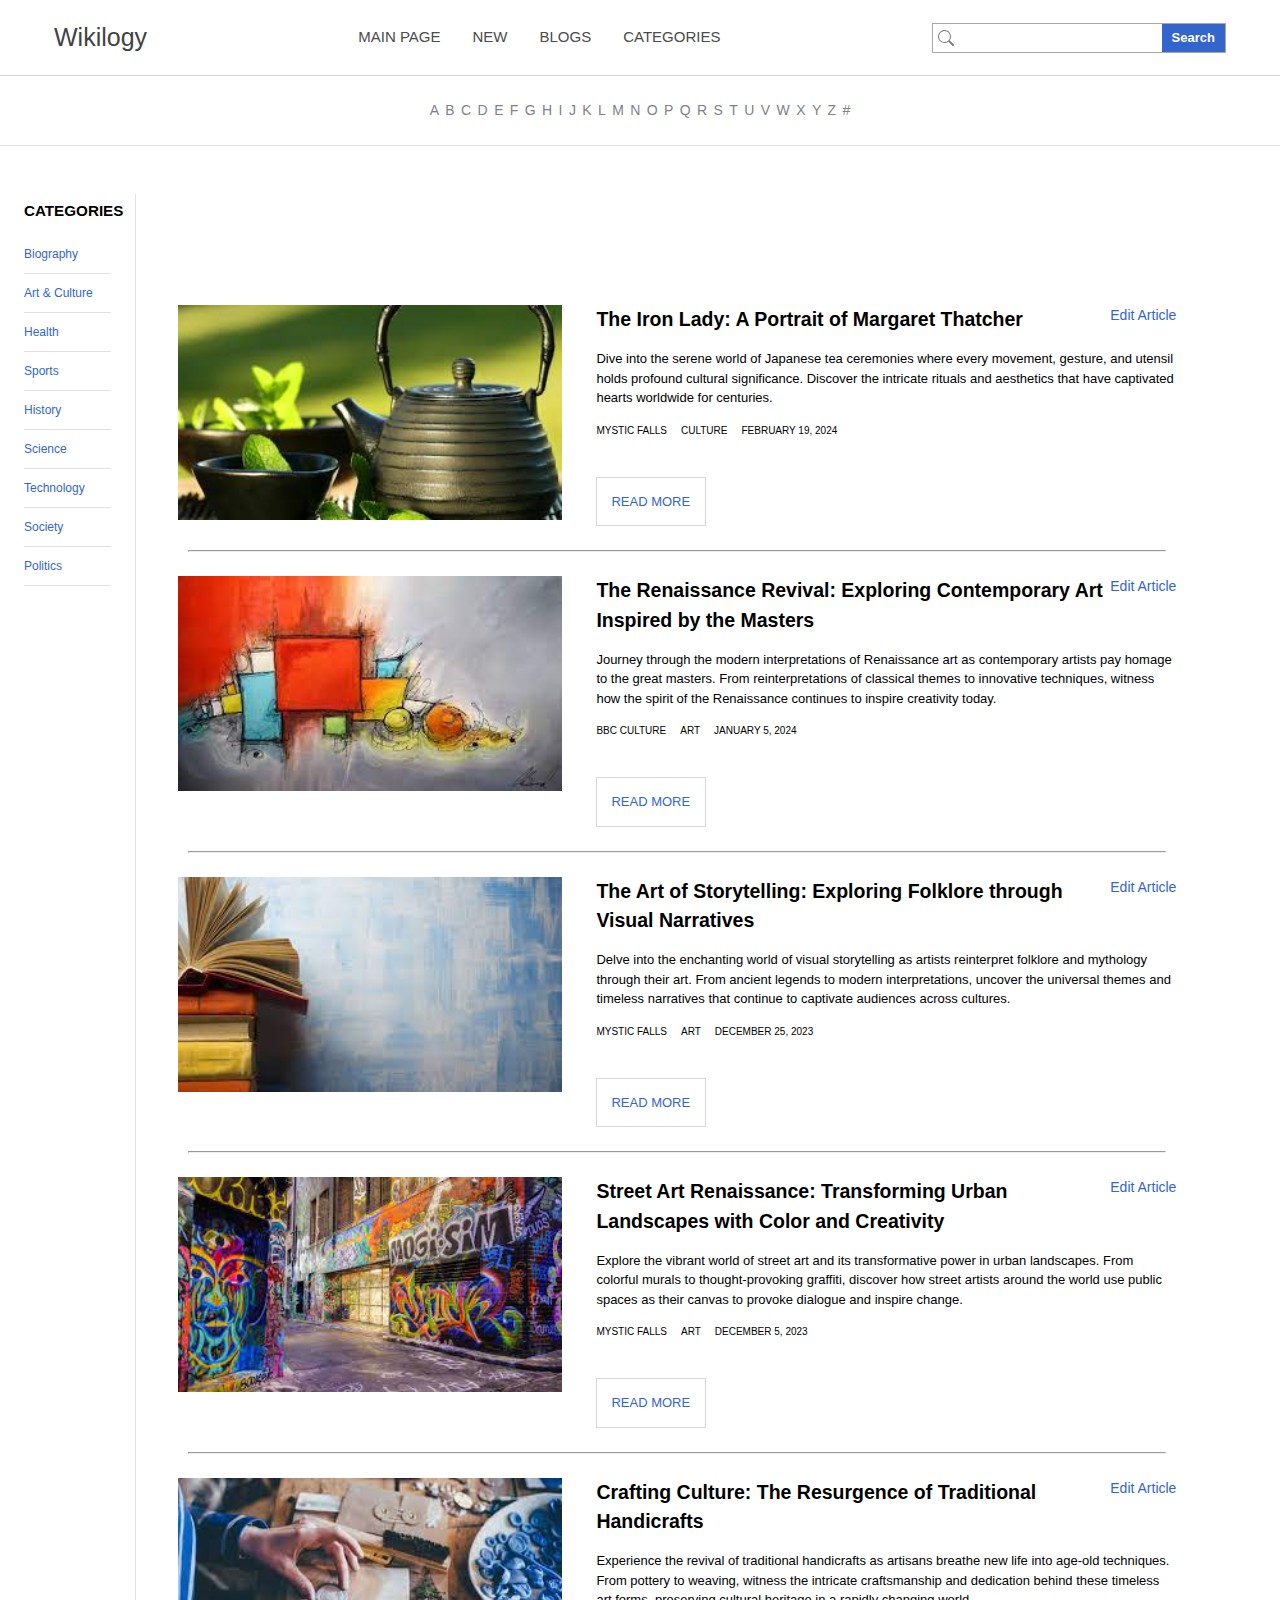
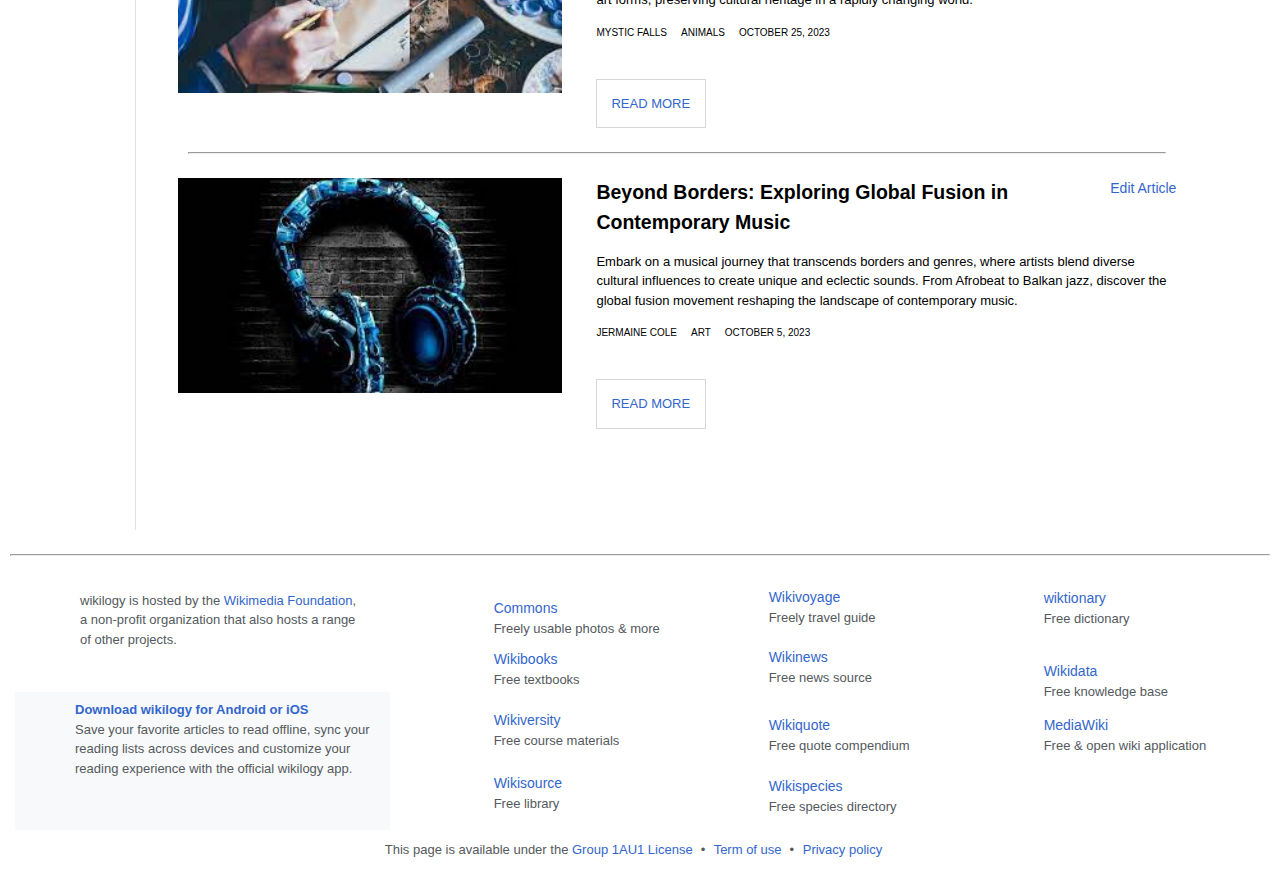
<file: categories/arts_and_culture.html>
<!DOCTYPE html>
<html lang="en">

<head>
  <meta charset="UTF-8" />
  <meta name="viewport" content="width=device-width, initial-scale=1.0" />
  <title>Arts & Culture</title>
  <link rel="stylesheet" href="../css/home.css" />
  <link rel="stylesheet" href="../css/index.css" />
  <link rel="stylesheet" href="../css/random.css" />

</head>

<body>
  <header>
    <nav class="navbar">
      <div class="logo"><a href="../entry.html">Wikilogy</a></div>
      <ul class="nav_manu">
        <li><a href="../index.html">MAIN PAGE</a></li>
        <li><a href="../new.html">NEW</a></li>
        <li><a href="../random.html">BLOGS</a></li>
        <li><a href="./arts_and_culture.html">CATEGORIES</a></li>
      </ul>
      <div class="nav_right">
        <div class="input">
          <svg xmlns="http://www.w3.org/2000/svg" width="16" height="16" fill="rgba(115, 115, 118, 0.932)"
            class="bi bi-search" viewBox="0 0 16 16">
            <path
              d="M11.742 10.344a6.5 6.5 0 1 0-1.397 1.398h-.001q.044.06.098.115l3.85 3.85a1 1 0 0 0 1.415-1.414l-3.85-3.85a1 1 0 0 0-.115-.1zM12 6.5a5.5 5.5 0 1 1-11 0 5.5 5.5 0 0 1 11 0" />
          </svg>
          <input type="text" />
        </div>
        <div class="input_search">
          <h4>Search</h4>
        </div>
      </div>
    </nav>
  </header>

  <div class="category_right">
    <!-- <h2 class="category_title">Article Categories</h2> -->
    <div class="article_arrangement">
      <div class="wrapper">
        <div><a href="">A</a></div>
        <div><a href="">B</a></div>
        <div><a href="">C</a></div>
        <div><a href="">D</a></div>
        <div><a href="">E</a></div>
        <div><a href="">F</a></div>
        <div><a href="">G</a></div>
        <div><a href="">H</a></div>
        <div><a href="">I</a></div>
        <div><a href="">J</a></div>
        <div><a href="">K</a></div>
        <div><a href="">L</a></div>
        <div><a href="">M</a></div>
        <div><a href="">N</a></div>
        <div><a href="">O</a></div>
        <div><a href="">P</a></div>
        <div><a href="">Q</a></div>
        <div><a href="">R</a></div>
        <div><a href="">S</a></div>
        <div><a href="">T</a></div>
        <div><a href="">U</a></div>
        <div><a href="">V</a></div>
        <div><a href="">W</a></div>
        <div><a href="">X</a></div>
        <div><a href="">Y</a></div>
        <div><a href="">Z</a></div>
        <div><a href="">#</a></div>
      </div>
    </div>
    <div class="category_in_order">
      <div class="left">
        <h3>CATEGORIES</h3>
        <div class="category">
          <div> <a href="biography.html">Biography </a></div>
          <div> <a href="arts_and_culture.html">Art & Culture</a></div>
          <div> <a href="health.html">Health </a></div>
          <div> <a href="sports.html">Sports </a></div>
          <div> <a href="history.html">History </a></div>
          <div> <a href="science.html">Science </a></div>
          <div> <a href="technology.html">Technology </a></div>
          <div> <a href="society.html">Society </a></div>
          <div> <a href="politics.html">Politics</a></div>
        </div>
      </div>

      <section class="recent_post">
        <div class="recent_wrapper">
          <div class="cards2">
            <div class="card2">
              <div>
                <img src="../images/categories/arts&culture/japanese_tea.png" alt="">
              </div>
              <div class="card2_details">
                <div class="heading">
                  
                  <h2>
                    The Iron Lady: A Portrait of Margaret Thatcher
                  </h2>
                  <div class="edit">
                    <a href="../edit_page.html">Edit Article</a>
                  </div>
                </div>
                <div>
                  Dive into the serene world of Japanese tea ceremonies where every movement, gesture, and utensil holds
                  profound cultural significance. Discover the intricate rituals and aesthetics that have captivated
                  hearts worldwide for centuries.
                </div>
                <div class="card_details">
                  <div class="">Mystic Falls</div>
                  <div class="">CULTURE</div>
                  <div class="">February 19, 2024</div>
                </div>
                <div class="card_btn">
                  <a href="#">READ MORE</a>
                </div>
              </div>
            </div>

            <hr>

            <div class="card2">
              <div>
                <img src="../images/categories/arts&culture/arts1.png" alt="">
              </div>
              <div class="card2_details">
                <div class="heading">
                  <h2>
                    The Renaissance Revival: Exploring Contemporary Art Inspired by the Masters
                  </h2>
                  <div class="edit">
                    <a href="../edit_page.html">Edit Article</a>
                  </div>
                </div>
                <div>
                  Journey through the modern interpretations of Renaissance art as contemporary artists pay homage to
                  the great masters. From reinterpretations of classical themes to innovative techniques, witness how
                  the spirit of the Renaissance continues to inspire creativity today.
                </div>
                <div class="card_details">
                  <div class="">BBC CULTURE</div>
                  <div class="">ART</div>
                  <div class="">January 5, 2024</div>
                </div>
                <div class="card_btn">
                  <a href="#">READ MORE</a>
                </div>
              </div>
            </div>

            <hr>

            <div class="card2">
              <div>
                <img src="../images/categories/arts&culture/storytelling.png" alt="">
              </div>
              <div class="card2_details">

                <div class="heading">
                  <h2>
                    The Art of Storytelling: Exploring Folklore through Visual Narratives
                  </h2>
                  <div class="edit">
                    <a href="../edit_page.html">Edit Article</a>
                  </div>
                </div>
                <div>
                  Delve into the enchanting world of visual storytelling as artists reinterpret folklore and mythology
                  through their art. From ancient legends to modern interpretations, uncover the universal themes and
                  timeless narratives that continue to captivate audiences across cultures.
                </div>
                <div class="card_details">
                  <div class="">Mystic Falls</div>
                  <div class="">ART</div>
                  <div class="">December 25, 2023</div>
                </div>
                <div class="card_btn">
                  <a href="#">READ MORE</a>
                </div>
              </div>
            </div>

            <hr>

            <div class="card2">
              <div>
                <img src="../images/categories/arts&culture/streetart.png" alt="">
              </div>
              <div class="card2_details">
                <div class="heading">
                  <h2>
                    Street Art Renaissance: Transforming Urban Landscapes with Color and Creativity
                  </h2>
                  <div class="edit">
                    <a href="../edit_page.html">Edit Article</a>
                  </div>
                </div>
                <div>
                  Explore the vibrant world of street art and its transformative power in urban landscapes. From
                  colorful murals to thought-provoking graffiti, discover how street artists around the world use public
                  spaces as their canvas to provoke dialogue and inspire change.
                </div>
                <div class="card_details">
                  <div class="">Mystic Falls</div>
                  <div class="">ART</div>
                  <div class="">December 5, 2023</div>
                </div>
                <div class="card_btn">
                  <a href="#">READ MORE</a>
                </div>
              </div>
            </div>

            <hr>

            <div class="card2">
              <div>
                <img src="../images/categories/arts&culture/handcrafts.jpg" alt="">
              </div>
              <div class="card2_details">
                <div class="heading">
                  <h2>
                    Crafting Culture: The Resurgence of Traditional Handicrafts
                  </h2>
                  <div class="edit">
                    <a href="../edit_page.html">Edit Article</a>
                  </div>
                </div>
                <div>
                  Experience the revival of traditional handicrafts as artisans breathe new life into age-old
                  techniques. From pottery to weaving, witness the intricate craftsmanship and dedication behind these
                  timeless art forms, preserving cultural heritage in a rapidly changing world.
                </div>
                <div class="card_details">
                  <div class="">Mystic Falls</div>
                  <div class="">ANIMALS</div>
                  <div class="">October 25, 2023</div>
                </div>
                <div class="card_btn">
                  <a href="#">READ MORE</a>
                </div>
              </div>
            </div>

            <hr>

            <div class="card2">
              <div>
                <img src="../images/categories/arts&culture/music.png" alt="">
              </div>
              <div class="card2_details">
                <div class="heading">
                  <h2>
                    Beyond Borders: Exploring Global Fusion in Contemporary Music
                  </h2>
                    <div class="edit">
                      <a href="edit_page.html">Edit Article</a>
                    </div>
                </div>
                <div>
                  Embark on a musical journey that transcends borders and genres, where artists blend diverse cultural
                  influences to create unique and eclectic sounds. From Afrobeat to Balkan jazz, discover the global
                  fusion movement reshaping the landscape of contemporary music.
                </div>
                <div class="card_details">
                  <div class="">Jermaine Cole</div>
                  <div class="">ART</div>
                  <div class="">October 5, 2023</div>
                </div>
                <div class="card_btn">
                  <a href="#">READ MORE</a>
                </div>
              </div>
            </div>
          </div>
        </div>
      </section>
    </div>
  </div>
  </div>

  <hr>

  <footer class="footer">
    <div class="footer_description">
      <i class="sprite footer_description--logo"></i>
      <p class="footer_description--paragraph">wikilogy is hosted by the <a href="#">Wikimedia Foundation</a>, a
        non-profit organization that also hosts a range of other projects.</p>
    </div>
    <div class="footer_projects">
      <div class="footer_projects--item">
        <a href="#">
          <div class="item_icon">
            <i class="sprite commons"></i>
          </div>
          <div class="item_text">
            <span class="item_text--title">Commons</span><span class="item_text--sub">Freely usable photos & more</span>
          </div>
        </a>
      </div>
      <div class="footer_projects--item">
        <a href="#">
          <div class="item_icon">
            <i class="sprite wikivoyage"></i>
          </div>
          <div class="item_text">
            <span class="item_text--title">Wikivoyage</span><span class="item_text--sub">Freely travel guide</span>
          </div>
        </a>
      </div>
      <div class="footer_projects--item">
        <a href="#">
          <div class="item_icon">
            <i class="sprite wiktionary"></i>
          </div>
          <div class="item_text">
            <span class="item_text--title">wiktionary</span><span class="item_text--sub">Free dictionary</span>
          </div>
        </a>
      </div>
      <div class="footer_projects--item">
        <a href="#">
          <div class="item_icon">
            <i class="sprite wikibooks"></i>
          </div>
          <div class="item_text">
            <span class="item_text--title">Wikibooks</span><span class="item_text--sub">Free textbooks</span>
          </div>
        </a>
      </div>
      <div class="footer_projects--item">
        <a href="#">
          <div class="item_icon">
            <i class="sprite wikinews"></i>
          </div>
          <div class="item_text">
            <span class="item_text--title">Wikinews</span><span class="item_text--sub">Free news source</span>
          </div>
        </a>
      </div>
      <div class="footer_projects--item">
        <a href="#">
          <div class="item_icon">
            <i class="sprite wikidata"></i>
          </div>
          <div class="item_text">
            <span class="item_text--title">Wikidata</span><span class="item_text--sub">Free knowledge base</span>
          </div>
        </a>
      </div>
      <div class="footer_projects--item">
        <a href="#">
          <div class="item_icon">
            <i class="sprite wikiversity"></i>
          </div>
          <div class="item_text">
            <span class="item_text--title">Wikiversity</span><span class="item_text--sub">Free course materials</span>
          </div>
        </a>
      </div>
      <div class="footer_projects--item">
        <a href="#">
          <div class="item_icon">
            <i class="sprite wikiquote"></i>
          </div>
          <div class="item_text">
            <span class="item_text--title">Wikiquote</span><span class="item_text--sub">Free quote compendium</span>
          </div>
        </a>
      </div>
      <div class="footer_projects--item">
        <a href="#">
          <div class="item_icon">
            <i class="sprite mediawiki"></i>
          </div>
          <div class="item_text">
            <span class="item_text--title">MediaWiki</span><span class="item_text--sub">Free & open wiki
              application</span>
          </div>
        </a>
      </div>
      <div class="footer_projects--item">
        <a href="#">
          <div class="item_icon">
            <i class="sprite wikisource"></i>
          </div>
          <div class="item_text">
            <span class="item_text--title">Wikisource</span><span class="item_text--sub">Free library</span>
          </div>
        </a>
      </div>
      <div class="footer_projects--item">
        <a href="#">
          <div class="item_icon">
            <i class="sprite wikispecies"></i>
          </div>
          <div class="item_text">
            <span class="item_text--title">Wikispecies</span><span class="item_text--sub">Free species directory</span>
          </div>
        </a>
      </div>
    </div>
    <div class="footer_app">
      <i class="sprite footer_app--logo"></i>
      <div class="footer_app--text">
        <strong class="title"><a href="#">Download wikilogy for Android or iOS</a></strong>
        <p class="paragraph">
          Save your favorite articles to read offline, sync your reading lists across devices and customize your reading
          experience with the official wikilogy app.</p>
      </div>
      <ul class="footer_app--icons">
        <il class="apps"><a href="#"><span class="sprite apps_android"></span></a></il>
        <il class="apps"><a href="#"><span class="sprite apps_iOS"></span></a></il>
      </ul>
    </div>
    <div class="footer_terms">
      <p class="footer_terms--text">
        <small>This page is available under the <a href="#">Group 1AU1 License</a></small>
        <small><a href="#">Term of use</a></small>
        <small><a href="#">Privacy policy</a></small>
      </p>
    </div>
  </footer>
</body>

</html>
</file>
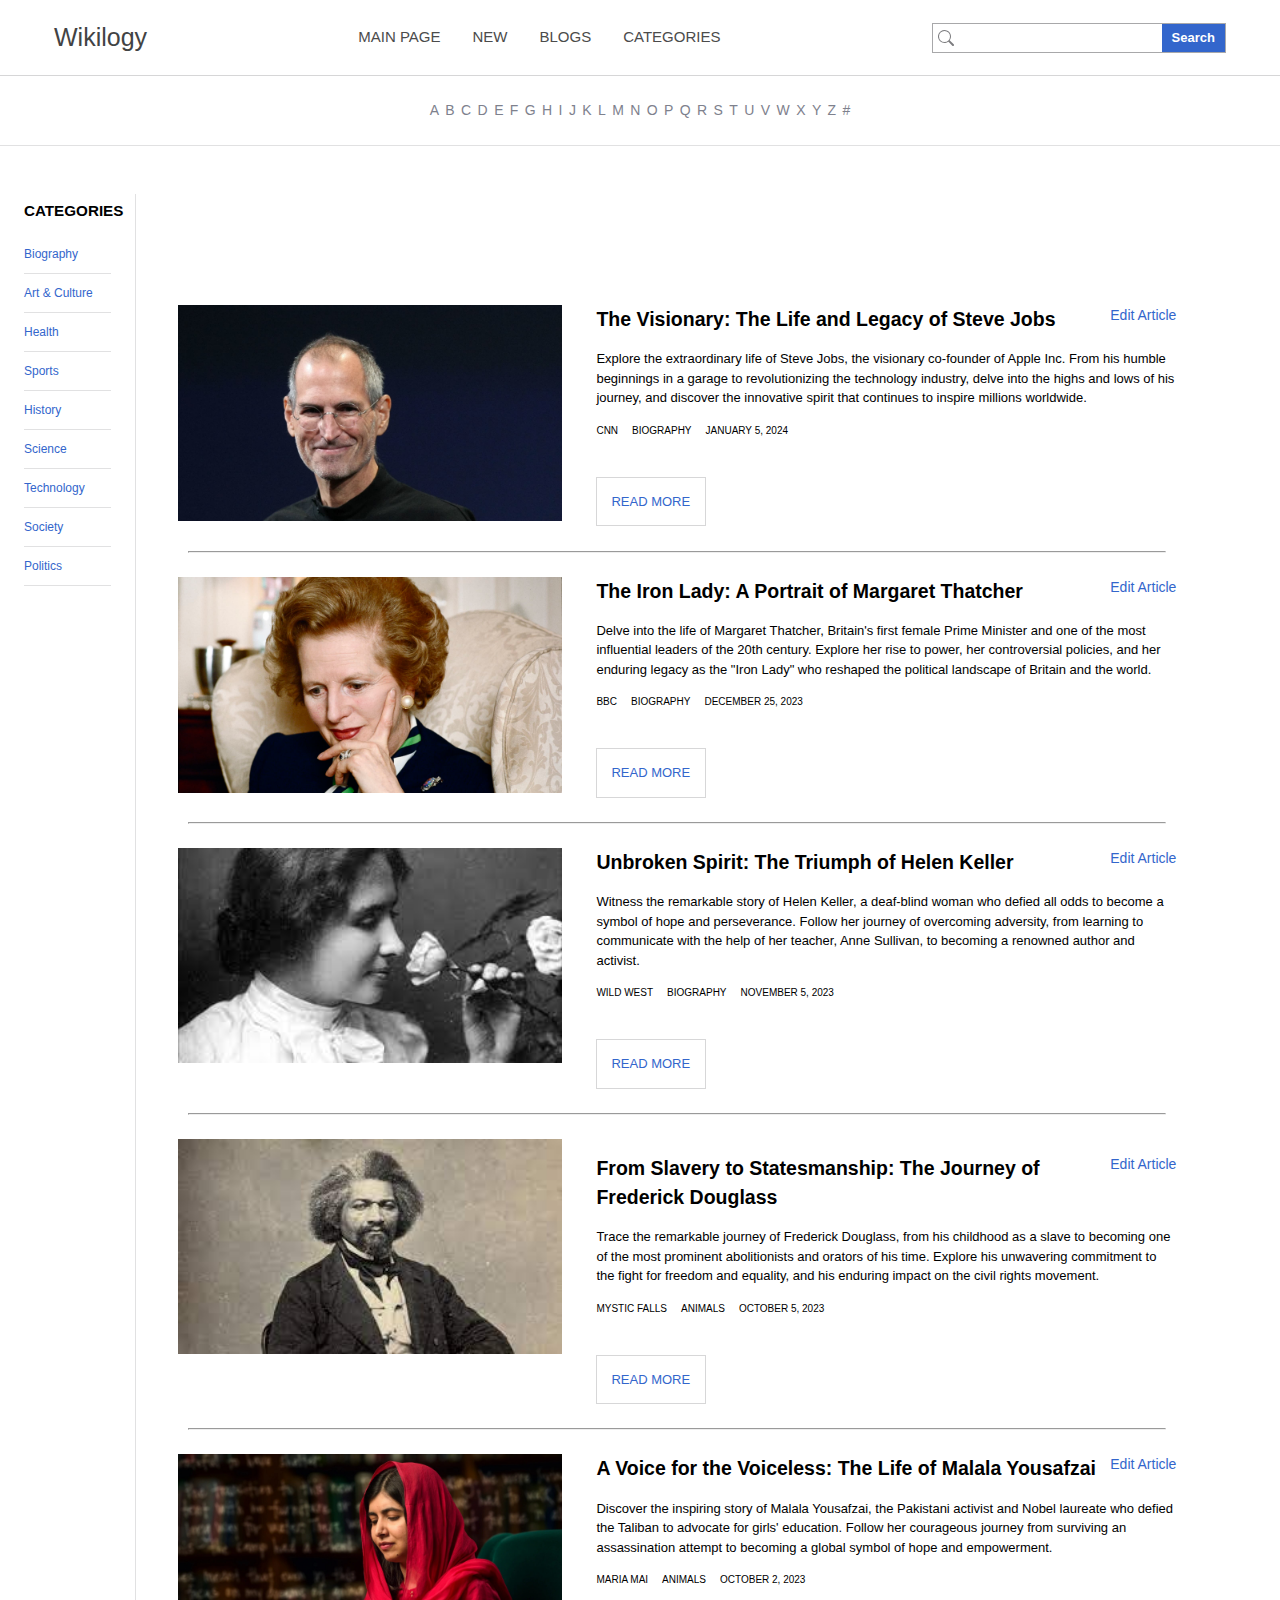
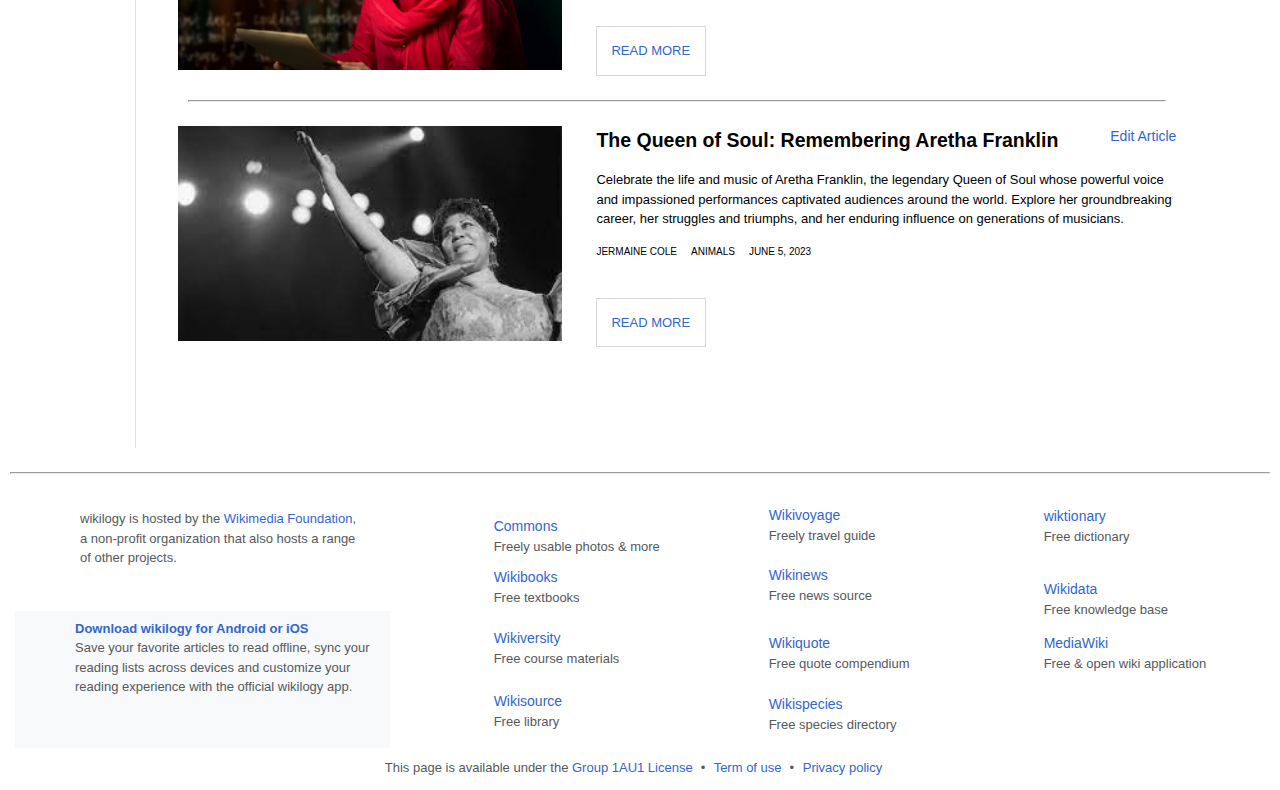
<file: categories/biography.html>
<!DOCTYPE html>
<html lang="en">

<head>
  <meta charset="UTF-8" />
  <meta name="viewport" content="width=device-width, initial-scale=1.0" />
  <title>Biography</title>
  <link rel="stylesheet" href="../css/home.css" />
  <link rel="stylesheet" href="../css/index.css" />
  <link rel="stylesheet" href="../css/random.css" />
</head>

<body>
  <header>
    <nav class="navbar">
      <div class="logo"><a href="../entry.html">Wikilogy</a></div>
      <ul class="nav_manu">
        <li><a href="../index.html">MAIN PAGE</a></li>
        <li><a href="../new.html">NEW</a></li>
        <li><a href="../random.html">BLOGS</a></li>
        <li><a href="">CATEGORIES</a></li>
      </ul>
      <div class="nav_right">
        <div class="input">
          <svg xmlns="http://www.w3.org/2000/svg" width="16" height="16" fill="rgba(115, 115, 118, 0.932)"
            class="bi bi-search" viewBox="0 0 16 16">
            <path
              d="M11.742 10.344a6.5 6.5 0 1 0-1.397 1.398h-.001q.044.06.098.115l3.85 3.85a1 1 0 0 0 1.415-1.414l-3.85-3.85a1 1 0 0 0-.115-.1zM12 6.5a5.5 5.5 0 1 1-11 0 5.5 5.5 0 0 1 11 0" />
          </svg>
          <input type="text" />
        </div>
        <div class="input_search">
          <h4>Search</h4>
        </div>
      </div>
    </nav>
  </header>

  <div class="category_right">
    <!-- <h2 class="category_title">Article Categories</h2> -->
    <div class="article_arrangement">
      <div class="wrapper">
        <div><a href="">A</a></div>
        <div><a href="">B</a></div>
        <div><a href="">C</a></div>
        <div><a href="">D</a></div>
        <div><a href="">E</a></div>
        <div><a href="">F</a></div>
        <div><a href="">G</a></div>
        <div><a href="">H</a></div>
        <div><a href="">I</a></div>
        <div><a href="">J</a></div>
        <div><a href="">K</a></div>
        <div><a href="">L</a></div>
        <div><a href="">M</a></div>
        <div><a href="">N</a></div>
        <div><a href="">O</a></div>
        <div><a href="">P</a></div>
        <div><a href="">Q</a></div>
        <div><a href="">R</a></div>
        <div><a href="">S</a></div>
        <div><a href="">T</a></div>
        <div><a href="">U</a></div>
        <div><a href="">V</a></div>
        <div><a href="">W</a></div>
        <div><a href="">X</a></div>
        <div><a href="">Y</a></div>
        <div><a href="">Z</a></div>
        <div><a href="">#</a></div>
      </div>
    </div>
    <div class="category_in_order">
      <div class="left">
        <h3>CATEGORIES</h3>
        <div class="category">
          <div> <a href="biography.html">Biography </a></div>
          <div> <a href="arts_and_culture.html">Art & Culture</a></div>
          <div> <a href="health.html">Health </a></div>
          <div> <a href="sports.html">Sports </a></div>
          <div> <a href="history.html">History </a></div>
          <div> <a href="science.html">Science </a></div>
          <div> <a href="technology.html">Technology </a></div>
          <div> <a href="society.html">Society </a></div>
          <div> <a href="politics.html">Politics</a></div>
        </div>
      </div>

      <section class="recent_post">
        <div class="recent_wrapper">
          <div class="cards2">
            <div class="card2">
              <div>
                <img src="../images/categories/biography/steve_jobs.jpeg" alt="">
              </div>
              <div class="card2_details">
                <div class="heading">
                  <h2>
                    The Visionary: The Life and Legacy of Steve Jobs
                  </h2>
                    <div class="edit">
                      <a href="../edit_page.html">Edit Article</a>
                    </div>
                </div>
                <div>
                  Explore the extraordinary life of Steve Jobs, the visionary co-founder of Apple Inc. From his humble
                  beginnings in a garage to revolutionizing the technology industry, delve into the highs and lows of
                  his journey, and discover the innovative spirit that continues to inspire millions worldwide.
                </div>
                <div class="card_details">
                  <div class="">CNN</div>
                  <div class="">BIOGRAPHY</div>
                  <div class="">January 5, 2024</div>
                </div>
                <div class="card_btn">
                  <a href="#">READ MORE</a>
                </div>
              </div>
            </div>

            <hr>

            <div class="card2">
              <div>
                <img src="../images/categories/biography/margaret_thatcher.jpg" alt="">
              </div>
              <div class="card2_details">
                <div class="heading">
                  <h2>
                    The Iron Lady: A Portrait of Margaret Thatcher
                  </h2>
                    <div class="edit">
                      <a href="../edit_page.html">Edit Article</a>
                    </div>
                </div>
                <div>
                  Delve into the life of Margaret Thatcher, Britain's first female Prime Minister and one of the most
                  influential leaders of the 20th century. Explore her rise to power, her controversial policies, and
                  her enduring legacy as the "Iron Lady" who reshaped the political landscape of Britain and the world.
                </div>
                <div class="card_details">
                  <div class="">BBC</div>
                  <div class="">BIOGRAPHY</div>
                  <div class="">December 25, 2023</div>
                </div>
                <div class="card_btn">
                  <a href="#">READ MORE</a>
                </div>
              </div>
            </div>

            <hr>

            <div class="card2">
              <div>
                <img src="../images/categories/biography/helen_keller.jpg" alt="">
              </div>
              <div class="card2_details">
                <div class="heading">
                  <h2>
                    Unbroken Spirit: The Triumph of Helen Keller
                  </h2>
                    <div class="edit">
                      <a href="../edit_page.html">Edit Article</a>
                    </div>
                </div>
                <div>
                  Witness the remarkable story of Helen Keller, a deaf-blind woman who defied all odds to become a
                  symbol of hope and perseverance. Follow her journey of overcoming adversity, from learning to
                  communicate with the help of her teacher, Anne Sullivan, to becoming a renowned author and activist.
                </div>
                <div class="card_details">
                  <div class="">WILD WEST</div>
                  <div class="">BIOGRAPHY</div>
                  <div class="">November 5, 2023</div>
                </div>
                <div class="card_btn">
                  <a href="#">READ MORE</a>
                </div>
              </div>
            </div>

            <hr>

            <div class="card2">
              <div>
                <img src="../images/categories/biography/fredreck_douglas.jpg" alt="">
              </div>
              <div class="card2_details">
                <h2>
                </h2>
                <div class="heading">
                  <h2>
                    From Slavery to Statesmanship: The Journey of Frederick Douglass
                  </h2>
                    <div class="edit">
                      <a href="../edit_page.html">Edit Article</a>
                    </div>
                </div>
                <div>
                  Trace the remarkable journey of Frederick Douglass, from his childhood as a slave to becoming one of
                  the most prominent abolitionists and orators of his time. Explore his unwavering commitment to the
                  fight for freedom and equality, and his enduring impact on the civil rights movement.
                </div>
                <div class="card_details">
                  <div class="">Mystic Falls</div>
                  <div class="">ANIMALS</div>
                  <div class="">October 5, 2023</div>
                </div>
                <div class="card_btn">
                  <a href="#">READ MORE</a>
                </div>
              </div>
            </div>

            <hr>

            <div class="card2">
              <div>
                <img src="../images/categories/biography/malala.jpg" alt="">
              </div>
              <div class="card2_details">
                <div class="heading">
                  <h2>
                    A Voice for the Voiceless: The Life of Malala Yousafzai
                  </h2>
                    <div class="edit">
                      <a href="../edit_page.html">Edit Article</a>
                    </div>
                </div>

                <div>
                  Discover the inspiring story of Malala Yousafzai, the Pakistani activist and Nobel laureate who defied
                  the Taliban to advocate for girls' education. Follow her courageous journey from surviving an
                  assassination attempt to becoming a global symbol of hope and empowerment.
                </div>
                <div class="card_details">
                  <div class="">MARIA MAI</div>
                  <div class="">ANIMALS</div>
                  <div class="">October 2, 2023</div>
                </div>
                <div class="card_btn">
                  <a href="#">READ MORE</a>
                </div>
              </div>
            </div>

            <hr>

            <div class="card2">
              <div>
                <img src="../images/categories/biography/aretha_franklin.jpg" alt="">
              </div>
              <div class="card2_details">
                <div class="heading">
                  <h2>
                    The Queen of Soul: Remembering Aretha Franklin
                  </h2>
                    <div class="edit">
                      <a href="../edit_page.html">Edit Article</a>
                    </div>
                </div>
                <div>
                  Celebrate the life and music of Aretha Franklin, the legendary Queen of Soul whose powerful voice and
                  impassioned performances captivated audiences around the world. Explore her groundbreaking career, her
                  struggles and triumphs, and her enduring influence on generations of musicians.
                </div>
                <div class="card_details">
                  <div class="">Jermaine Cole</div>
                  <div class="">ANIMALS</div>
                  <div class="">June 5, 2023</div>
                </div>
                <div class="card_btn">
                  <a href="#">READ MORE</a>
                </div>
              </div>
            </div>
          </div>
        </div>
      </section>
    </div>
  </div>
  </div>

  <hr>

  <footer class="footer">
    <div class="footer_description">
      <i class="sprite footer_description--logo"></i>
      <p class="footer_description--paragraph">wikilogy is hosted by the <a href="#">Wikimedia Foundation</a>, a
        non-profit organization that also hosts a range of other projects.</p>
    </div>
    <div class="footer_projects">
      <div class="footer_projects--item">
        <a href="#">
          <div class="item_icon">
            <i class="sprite commons"></i>
          </div>
          <div class="item_text">
            <span class="item_text--title">Commons</span><span class="item_text--sub">Freely usable photos & more</span>
          </div>
        </a>
      </div>
      <div class="footer_projects--item">
        <a href="#">
          <div class="item_icon">
            <i class="sprite wikivoyage"></i>
          </div>
          <div class="item_text">
            <span class="item_text--title">Wikivoyage</span><span class="item_text--sub">Freely travel guide</span>
          </div>
        </a>
      </div>
      <div class="footer_projects--item">
        <a href="#">
          <div class="item_icon">
            <i class="sprite wiktionary"></i>
          </div>
          <div class="item_text">
            <span class="item_text--title">wiktionary</span><span class="item_text--sub">Free dictionary</span>
          </div>
        </a>
      </div>
      <div class="footer_projects--item">
        <a href="#">
          <div class="item_icon">
            <i class="sprite wikibooks"></i>
          </div>
          <div class="item_text">
            <span class="item_text--title">Wikibooks</span><span class="item_text--sub">Free textbooks</span>
          </div>
        </a>
      </div>
      <div class="footer_projects--item">
        <a href="#">
          <div class="item_icon">
            <i class="sprite wikinews"></i>
          </div>
          <div class="item_text">
            <span class="item_text--title">Wikinews</span><span class="item_text--sub">Free news source</span>
          </div>
        </a>
      </div>
      <div class="footer_projects--item">
        <a href="#">
          <div class="item_icon">
            <i class="sprite wikidata"></i>
          </div>
          <div class="item_text">
            <span class="item_text--title">Wikidata</span><span class="item_text--sub">Free knowledge base</span>
          </div>
        </a>
      </div>
      <div class="footer_projects--item">
        <a href="#">
          <div class="item_icon">
            <i class="sprite wikiversity"></i>
          </div>
          <div class="item_text">
            <span class="item_text--title">Wikiversity</span><span class="item_text--sub">Free course materials</span>
          </div>
        </a>
      </div>
      <div class="footer_projects--item">
        <a href="#">
          <div class="item_icon">
            <i class="sprite wikiquote"></i>
          </div>
          <div class="item_text">
            <span class="item_text--title">Wikiquote</span><span class="item_text--sub">Free quote compendium</span>
          </div>
        </a>
      </div>
      <div class="footer_projects--item">
        <a href="#">
          <div class="item_icon">
            <i class="sprite mediawiki"></i>
          </div>
          <div class="item_text">
            <span class="item_text--title">MediaWiki</span><span class="item_text--sub">Free & open wiki
              application</span>
          </div>
        </a>
      </div>
      <div class="footer_projects--item">
        <a href="#">
          <div class="item_icon">
            <i class="sprite wikisource"></i>
          </div>
          <div class="item_text">
            <span class="item_text--title">Wikisource</span><span class="item_text--sub">Free library</span>
          </div>
        </a>
      </div>
      <div class="footer_projects--item">
        <a href="#">
          <div class="item_icon">
            <i class="sprite wikispecies"></i>
          </div>
          <div class="item_text">
            <span class="item_text--title">Wikispecies</span><span class="item_text--sub">Free species directory</span>
          </div>
        </a>
      </div>
    </div>
    <div class="footer_app">
      <i class="sprite footer_app--logo"></i>
      <div class="footer_app--text">
        <strong class="title"><a href="#">Download wikilogy for Android or iOS</a></strong>
        <p class="paragraph">
          Save your favorite articles to read offline, sync your reading lists across devices and customize your reading
          experience with the official wikilogy app.</p>
      </div>
      <ul class="footer_app--icons">
        <il class="apps"><a href="#"><span class="sprite apps_android"></span></a></il>
        <il class="apps"><a href="#"><span class="sprite apps_iOS"></span></a></il>
      </ul>
    </div>
    <div class="footer_terms">
      <p class="footer_terms--text">
        <small>This page is available under the <a href="#">Group 1AU1 License</a></small>
        <small><a href="#">Term of use</a></small>
        <small><a href="#">Privacy policy</a></small>
      </p>
    </div>
  </footer>
</body>

</html>
</file>
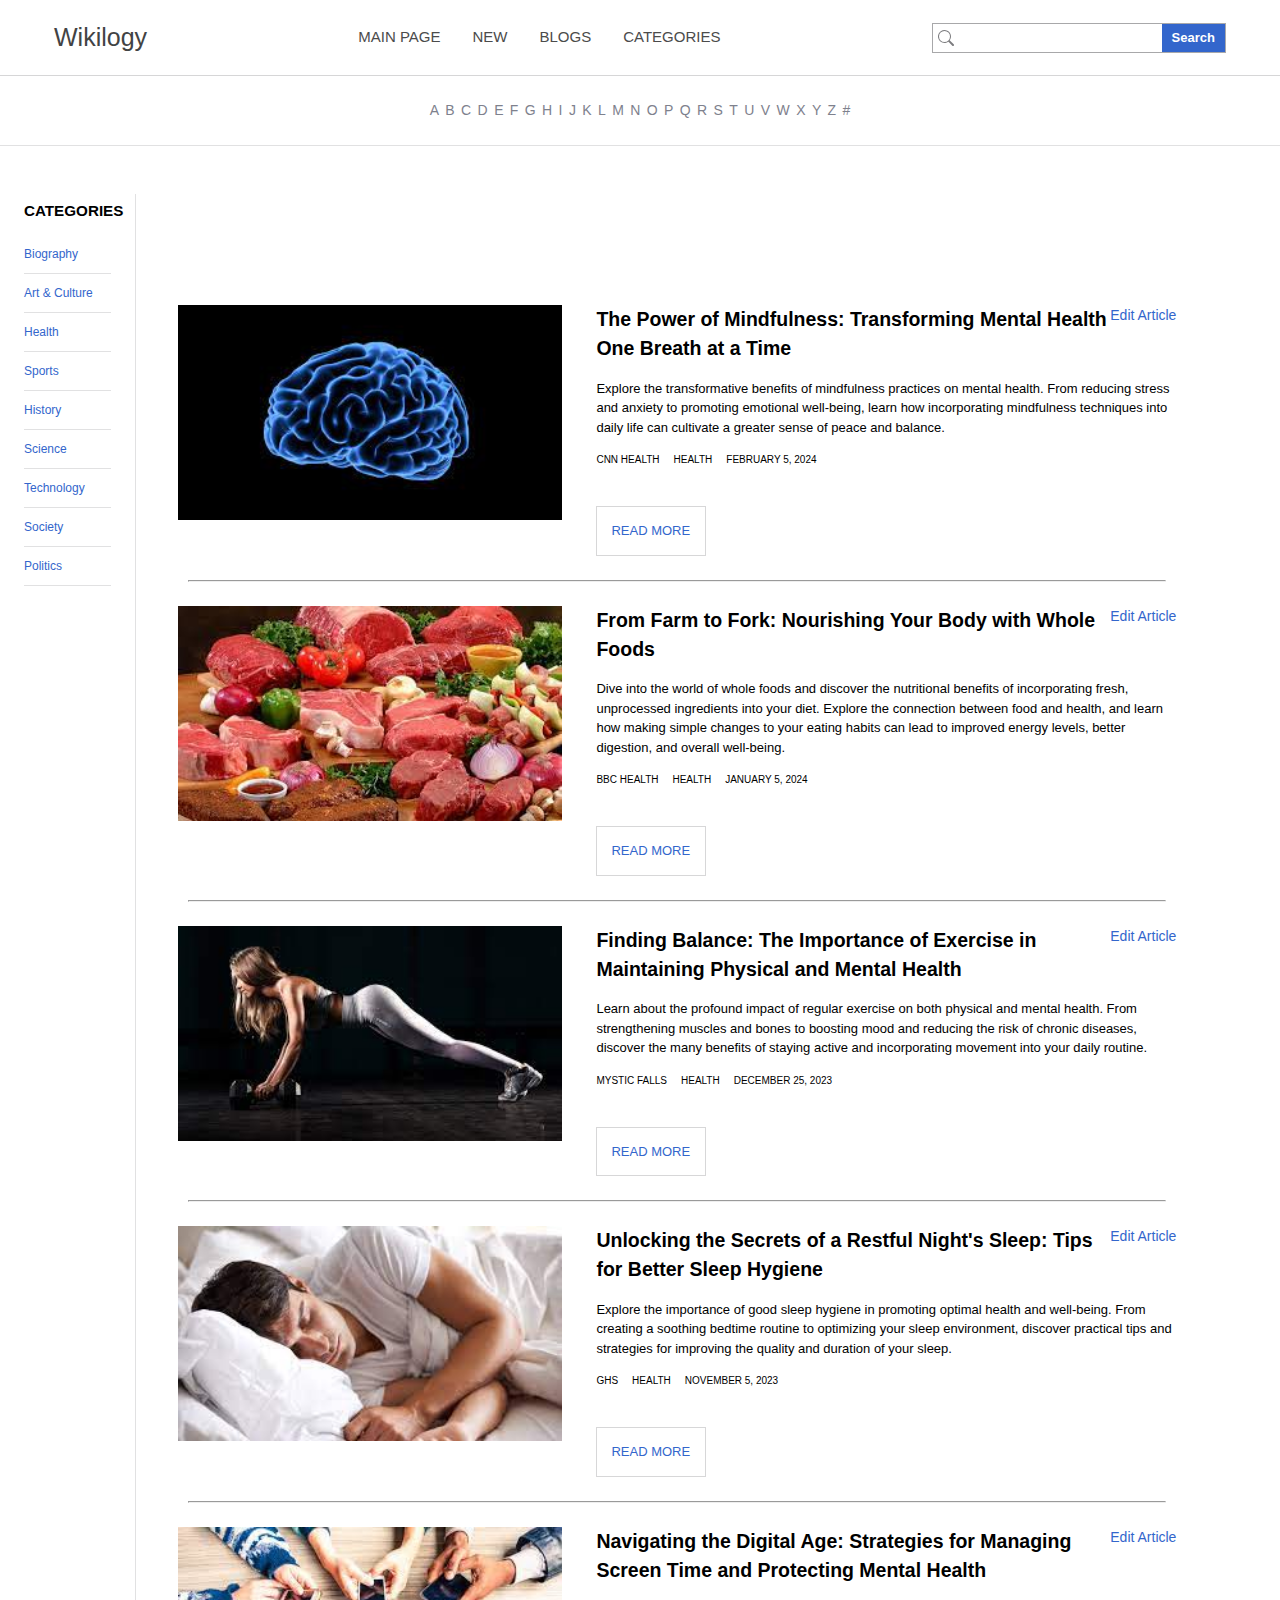
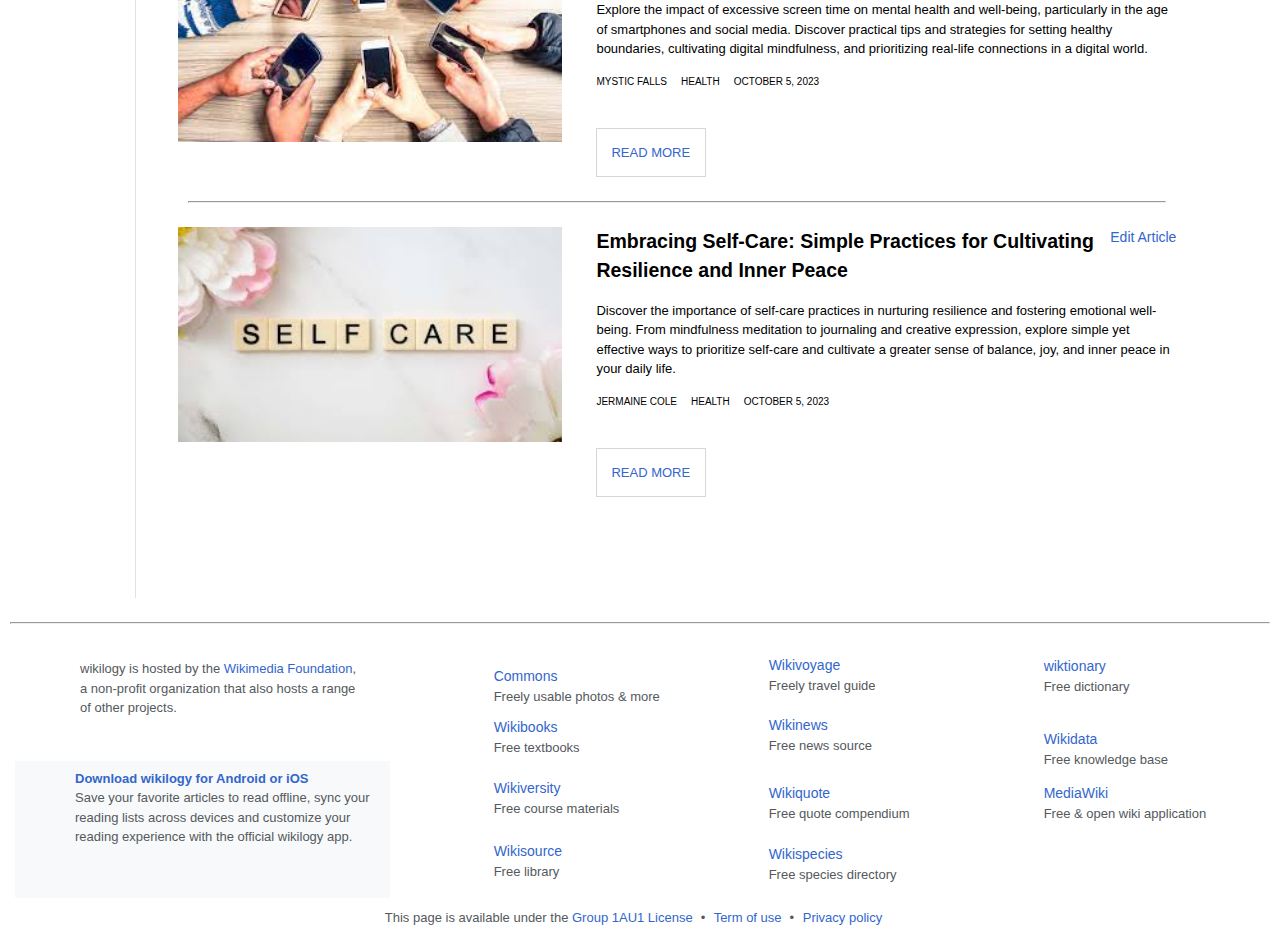
<file: categories/health.html>
<!DOCTYPE html>
<html lang="en">

<head>
  <meta charset="UTF-8" />
  <meta name="viewport" content="width=device-width, initial-scale=1.0" />
  <title>Health</title>
  <link rel="stylesheet" href="../css/home.css" />
  <link rel="stylesheet" href="../css/index.css" />
  <link rel="stylesheet" href="../css/random.css" />
</head>

<body>
  <header>
    <nav class="navbar">
      <div class="logo"><a href="../entry.html">Wikilogy</a></div>
      <ul class="nav_manu">
        <li><a href="../index.html">MAIN PAGE</a></li>
        <li><a href="../new.html">NEW</a></li>
        <li><a href="../random.html">BLOGS</a></li>
        <li><a href="">CATEGORIES</a></li>
      </ul>
      <div class="nav_right">
        <div class="input">
          <svg xmlns="http://www.w3.org/2000/svg" width="16" height="16" fill="rgba(115, 115, 118, 0.932)"
            class="bi bi-search" viewBox="0 0 16 16">
            <path
              d="M11.742 10.344a6.5 6.5 0 1 0-1.397 1.398h-.001q.044.06.098.115l3.85 3.85a1 1 0 0 0 1.415-1.414l-3.85-3.85a1 1 0 0 0-.115-.1zM12 6.5a5.5 5.5 0 1 1-11 0 5.5 5.5 0 0 1 11 0" />
          </svg>
          <input type="text" />
        </div>
        <div class="input_search">
          <h4>Search</h4>
        </div>
      </div>
    </nav>
  </header>

  <div class="category_right">
    <!-- <h2 class="category_title">Article Categories</h2> -->
    <div class="article_arrangement">
      <div class="wrapper">
        <div><a href="">A</a></div>
        <div><a href="">B</a></div>
        <div><a href="">C</a></div>
        <div><a href="">D</a></div>
        <div><a href="">E</a></div>
        <div><a href="">F</a></div>
        <div><a href="">G</a></div>
        <div><a href="">H</a></div>
        <div><a href="">I</a></div>
        <div><a href="">J</a></div>
        <div><a href="">K</a></div>
        <div><a href="">L</a></div>
        <div><a href="">M</a></div>
        <div><a href="">N</a></div>
        <div><a href="">O</a></div>
        <div><a href="">P</a></div>
        <div><a href="">Q</a></div>
        <div><a href="">R</a></div>
        <div><a href="">S</a></div>
        <div><a href="">T</a></div>
        <div><a href="">U</a></div>
        <div><a href="">V</a></div>
        <div><a href="">W</a></div>
        <div><a href="">X</a></div>
        <div><a href="">Y</a></div>
        <div><a href="">Z</a></div>
        <div><a href="">#</a></div>
      </div>
    </div>
    <div class="category_in_order">
      <div class="left">
        <h3>CATEGORIES</h3>
        <div class="category">
          <div> <a href="biography.html">Biography </a></div>
          <div> <a href="arts_and_culture.html">Art & Culture</a></div>
          <div> <a href="health.html">Health </a></div>
          <div> <a href="sports.html">Sports </a></div>
          <div> <a href="history.html">History </a></div>
          <div> <a href="science.html">Science </a></div>
          <div> <a href="technology.html">Technology </a></div>
          <div> <a href="society.html">Society </a></div>
          <div> <a href="politics.html">Politics</a></div>
        </div>
      </div>

      <section class="recent_post">
        <div class="recent_wrapper">
          <div class="cards2">
            <div class="card2">
              <div>
                <img src="../images/categories/health/mental_health.jpg" alt="">
              </div>
              <div class="card2_details">
                <div class="heading">
                  <h2>
                    The Power of Mindfulness: Transforming Mental Health One Breath at a Time
                  </h2>
                    <div class="edit">
                      <a href="../edit_page.html">Edit Article</a>
                    </div>
                </div>
                <div>
                  Explore the transformative benefits of mindfulness practices on mental health. From reducing stress
                  and anxiety to promoting emotional well-being, learn how incorporating mindfulness techniques into
                  daily life can cultivate a greater sense of peace and balance.
                </div>
                <div class="card_details">
                  <div class="">CNN HEALTH</div>
                  <div class="">HEALTH</div>
                  <div class="">February 5, 2024</div>
                </div>
                <div class="card_btn">
                  <a href="#">READ MORE</a>
                </div>
              </div>
            </div>

            <hr>

            <div class="card2">
              <div>
                <img src="../images/categories/health/whole_foods.jpg" alt="">
              </div>
              <div class="card2_details">
      
                <div class="heading">
                  <h2>
                    From Farm to Fork: Nourishing Your Body with Whole Foods
                  </h2>
                    <div class="edit">
                      <a href="../edit_page.html">Edit Article</a>
                    </div>
                </div>
                <div>
                  Dive into the world of whole foods and discover the nutritional benefits of incorporating fresh,
                  unprocessed ingredients into your diet. Explore the connection between food and health, and learn how
                  making simple changes to your eating habits can lead to improved energy levels, better digestion, and
                  overall well-being.
                </div>
                <div class="card_details">
                  <div class="">BBC HEALTH</div>
                  <div class="">HEALTH</div>
                  <div class="">January 5, 2024</div>
                </div>
                <div class="card_btn">
                  <a href="#">READ MORE</a>
                </div>
              </div>
            </div>

            <hr>

            <div class="card2">
              <div>
                <img src="../images/categories/health/exercise.jpg" alt="">
              </div>
              <div class="card2_details">

                <div class="heading">
                  <h2>
                    Finding Balance: The Importance of Exercise in Maintaining Physical and Mental Health
                  </h2>
                    <div class="edit">
                      <a href="../edit_page.html">Edit Article</a>
                    </div>
                </div>
                <div>
                  Learn about the profound impact of regular exercise on both physical and mental health. From
                  strengthening muscles and bones to boosting mood and reducing the risk of chronic diseases, discover
                  the many benefits of staying active and incorporating movement into your daily routine.
                </div>
                <div class="card_details">
                  <div class="">Mystic Falls</div>
                  <div class="">HEALTH</div>
                  <div class="">December 25, 2023</div>
                </div>
                <div class="card_btn">
                  <a href="#">READ MORE</a>
                </div>
              </div>
            </div>

            <hr>

            <div class="card2">
              <div>
                <img src="../images/categories/health/sleep.jpg" alt="">
              </div>
              <div class="card2_details">

                <div class="heading">
                  <h2>
                    Unlocking the Secrets of a Restful Night's Sleep: Tips for Better Sleep Hygiene
                  </h2>
                    <div class="edit">
                      <a href="../edit_page.html">Edit Article</a>
                    </div>
                </div>
                <div>
                  Explore the importance of good sleep hygiene in promoting optimal health and well-being. From creating
                  a soothing bedtime routine to optimizing your sleep environment, discover practical tips and
                  strategies for improving the quality and duration of your sleep.
                </div>
                <div class="card_details">
                  <div class="">GHS</div>
                  <div class="">HEALTH</div>
                  <div class="">November 5, 2023</div>
                </div>
                <div class="card_btn">
                  <a href="#">READ MORE</a>
                </div>
              </div>
            </div>

            <hr>

            <div class="card2">
              <div>
                <img src="../images/categories/health/screentime.jpg" alt="">
              </div>
              <div class="card2_details">
                <div class="heading">
                  <h2>
                    Navigating the Digital Age: Strategies for Managing Screen Time and Protecting Mental Health
                  </h2>
                    <div class="edit">
                      <a href="../edit_page.html">Edit Article</a>
                    </div>
                </div>
                <div>
                  Explore the impact of excessive screen time on mental health and well-being, particularly in the age
                  of smartphones and social media. Discover practical tips and strategies for setting healthy
                  boundaries, cultivating digital mindfulness, and prioritizing real-life connections in a digital
                  world.
                </div>
                <div class="card_details">
                  <div class="">Mystic Falls</div>
                  <div class="">HEALTH</div>
                  <div class="">October 5, 2023</div>
                </div>
                <div class="card_btn">
                  <a href="#">READ MORE</a>
                </div>
              </div>
            </div>

            <hr>

            <div class="card2">
              <div>
                <img src="../images/categories/health/self_care.jpg" alt="">
              </div>
              <div class="card2_details">
                <div class="heading">
                  <h2>
                    Embracing Self-Care: Simple Practices for Cultivating Resilience and Inner Peace
                  </h2>
                    <div class="edit">
                      <a href="../edit_page.html">Edit Article</a>
                    </div>
                </div>
                <div>
                  Discover the importance of self-care practices in nurturing resilience and fostering emotional
                  well-being. From mindfulness meditation to journaling and creative expression, explore simple yet
                  effective ways to prioritize self-care and cultivate a greater sense of balance, joy, and inner peace
                  in your daily life.
                </div>
                <div class="card_details">
                  <div class="">Jermaine Cole</div>
                  <div class="">HEALTH</div>
                  <div class="">October 5, 2023</div>
                </div>
                <div class="card_btn">
                  <a href="#">READ MORE</a>
                </div>
              </div>
            </div>
          </div>
        </div>
      </section>
    </div>
  </div>
  </div>

  <hr>

  <footer class="footer">
    <div class="footer_description">
      <i class="sprite footer_description--logo"></i>
      <p class="footer_description--paragraph">wikilogy is hosted by the <a href="#">Wikimedia Foundation</a>, a
        non-profit organization that also hosts a range of other projects.</p>
    </div>
    <div class="footer_projects">
      <div class="footer_projects--item">
        <a href="#">
          <div class="item_icon">
            <i class="sprite commons"></i>
          </div>
          <div class="item_text">
            <span class="item_text--title">Commons</span><span class="item_text--sub">Freely usable photos & more</span>
          </div>
        </a>
      </div>
      <div class="footer_projects--item">
        <a href="#">
          <div class="item_icon">
            <i class="sprite wikivoyage"></i>
          </div>
          <div class="item_text">
            <span class="item_text--title">Wikivoyage</span><span class="item_text--sub">Freely travel guide</span>
          </div>
        </a>
      </div>
      <div class="footer_projects--item">
        <a href="#">
          <div class="item_icon">
            <i class="sprite wiktionary"></i>
          </div>
          <div class="item_text">
            <span class="item_text--title">wiktionary</span><span class="item_text--sub">Free dictionary</span>
          </div>
        </a>
      </div>
      <div class="footer_projects--item">
        <a href="#">
          <div class="item_icon">
            <i class="sprite wikibooks"></i>
          </div>
          <div class="item_text">
            <span class="item_text--title">Wikibooks</span><span class="item_text--sub">Free textbooks</span>
          </div>
        </a>
      </div>
      <div class="footer_projects--item">
        <a href="#">
          <div class="item_icon">
            <i class="sprite wikinews"></i>
          </div>
          <div class="item_text">
            <span class="item_text--title">Wikinews</span><span class="item_text--sub">Free news source</span>
          </div>
        </a>
      </div>
      <div class="footer_projects--item">
        <a href="#">
          <div class="item_icon">
            <i class="sprite wikidata"></i>
          </div>
          <div class="item_text">
            <span class="item_text--title">Wikidata</span><span class="item_text--sub">Free knowledge base</span>
          </div>
        </a>
      </div>
      <div class="footer_projects--item">
        <a href="#">
          <div class="item_icon">
            <i class="sprite wikiversity"></i>
          </div>
          <div class="item_text">
            <span class="item_text--title">Wikiversity</span><span class="item_text--sub">Free course materials</span>
          </div>
        </a>
      </div>
      <div class="footer_projects--item">
        <a href="#">
          <div class="item_icon">
            <i class="sprite wikiquote"></i>
          </div>
          <div class="item_text">
            <span class="item_text--title">Wikiquote</span><span class="item_text--sub">Free quote compendium</span>
          </div>
        </a>
      </div>
      <div class="footer_projects--item">
        <a href="#">
          <div class="item_icon">
            <i class="sprite mediawiki"></i>
          </div>
          <div class="item_text">
            <span class="item_text--title">MediaWiki</span><span class="item_text--sub">Free & open wiki
              application</span>
          </div>
        </a>
      </div>
      <div class="footer_projects--item">
        <a href="#">
          <div class="item_icon">
            <i class="sprite wikisource"></i>
          </div>
          <div class="item_text">
            <span class="item_text--title">Wikisource</span><span class="item_text--sub">Free library</span>
          </div>
        </a>
      </div>
      <div class="footer_projects--item">
        <a href="#">
          <div class="item_icon">
            <i class="sprite wikispecies"></i>
          </div>
          <div class="item_text">
            <span class="item_text--title">Wikispecies</span><span class="item_text--sub">Free species directory</span>
          </div>
        </a>
      </div>
    </div>
    <div class="footer_app">
      <i class="sprite footer_app--logo"></i>
      <div class="footer_app--text">
        <strong class="title"><a href="#">Download wikilogy for Android or iOS</a></strong>
        <p class="paragraph">
          Save your favorite articles to read offline, sync your reading lists across devices and customize your reading
          experience with the official wikilogy app.</p>
      </div>
      <ul class="footer_app--icons">
        <il class="apps"><a href="#"><span class="sprite apps_android"></span></a></il>
        <il class="apps"><a href="#"><span class="sprite apps_iOS"></span></a></il>
      </ul>
    </div>
    <div class="footer_terms">
      <p class="footer_terms--text">
        <small>This page is available under the <a href="#">Group 1AU1 License</a></small>
        <small><a href="#">Term of use</a></small>
        <small><a href="#">Privacy policy</a></small>
      </p>
    </div>
  </footer>
</body>

</html>
</file>
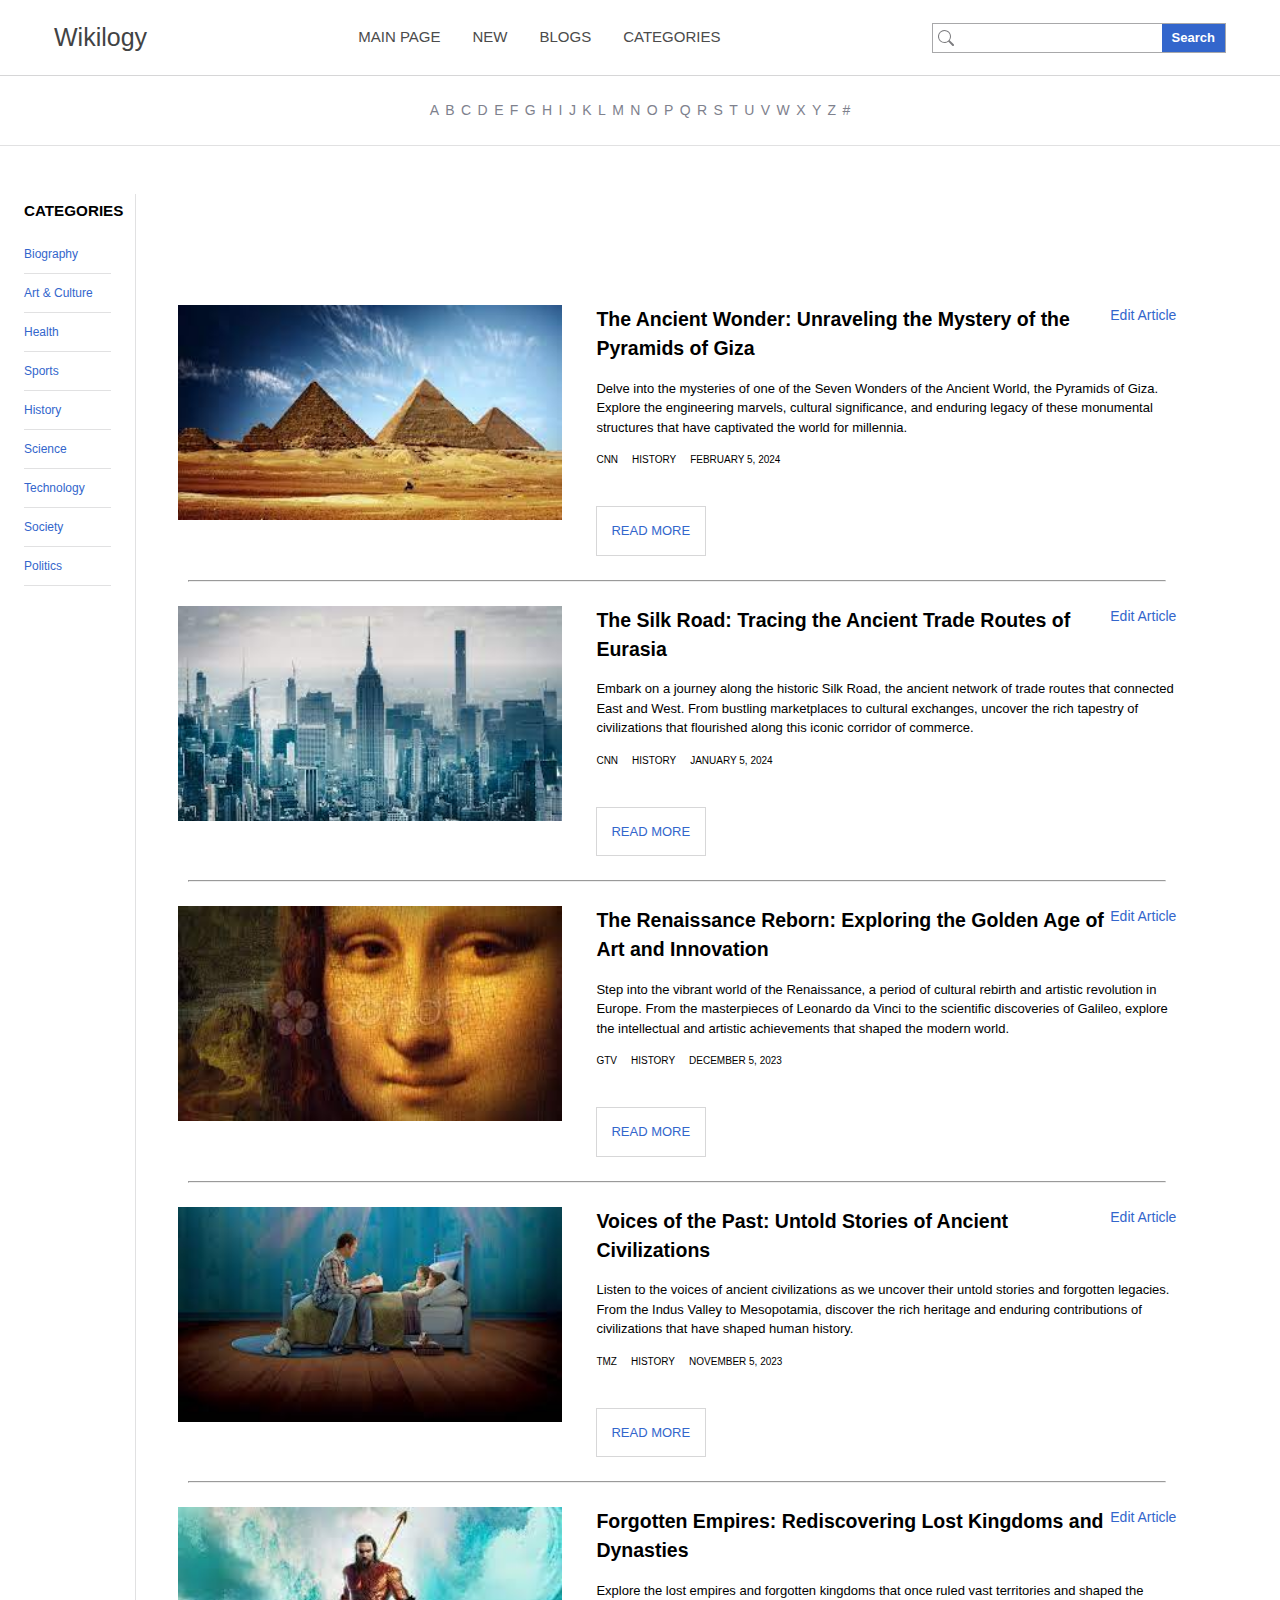
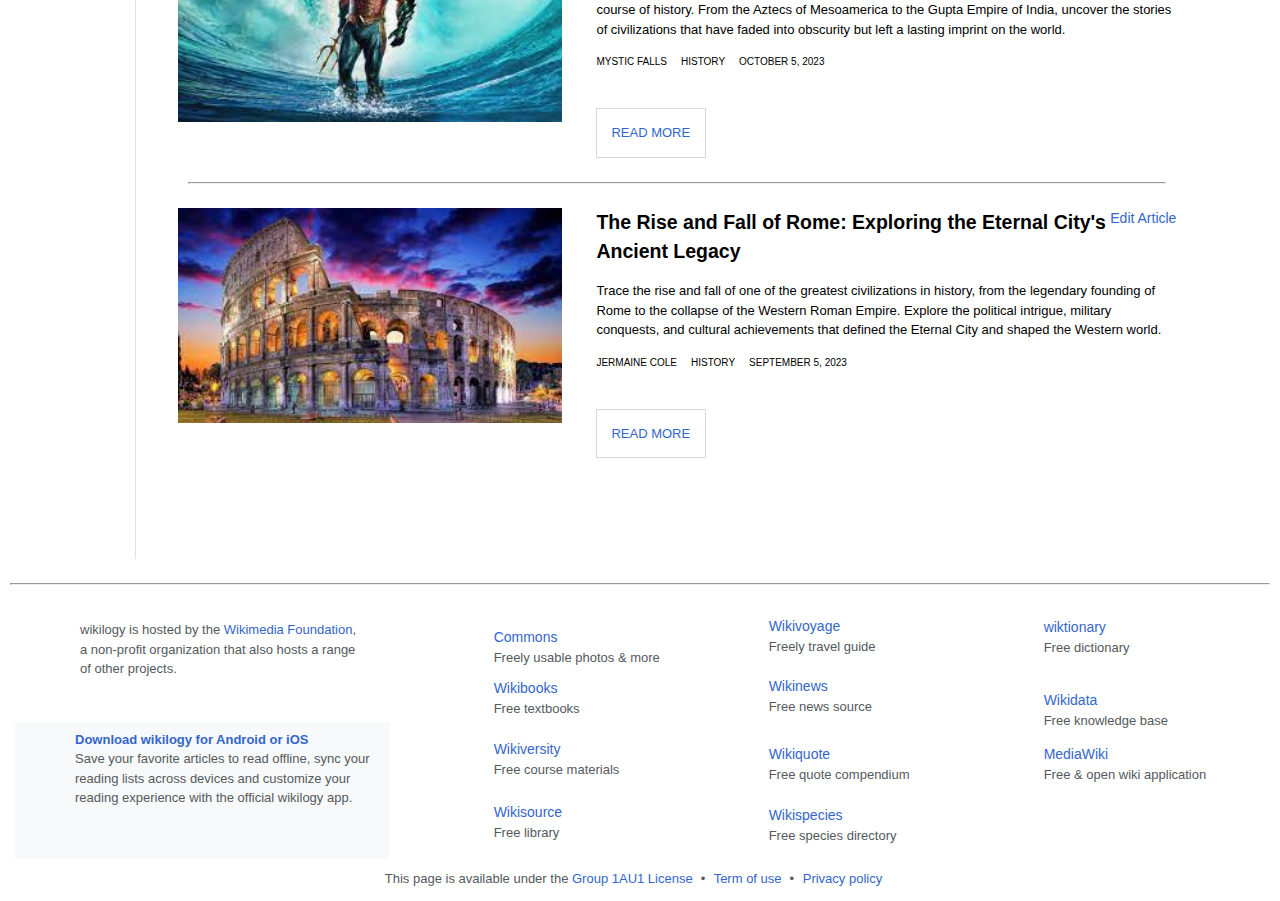
<file: categories/history.html>
<!DOCTYPE html>
<html lang="en">

<head>
  <meta charset="UTF-8" />
  <meta name="viewport" content="width=device-width, initial-scale=1.0" />
  <title>History</title>
  <link rel="stylesheet" href="../css/home.css" />
  <link rel="stylesheet" href="../css/index.css" />
  <link rel="stylesheet" href="../css/random.css" />
</head>

<body>
  <header>
    <nav class="navbar">
      <div class="logo"><a href="../entry.html">Wikilogy</a></div>
      <ul class="nav_manu">
        <li><a href="../index.html">MAIN PAGE</a></li>
        <li><a href="../new.html">NEW</a></li>
        <li><a href="../random.html">BLOGS</a></li>
        <li><a href="">CATEGORIES</a></li>
      </ul>
      <div class="nav_right">
        <div class="input">
          <svg xmlns="http://www.w3.org/2000/svg" width="16" height="16" fill="rgba(115, 115, 118, 0.932)"
            class="bi bi-search" viewBox="0 0 16 16">
            <path
              d="M11.742 10.344a6.5 6.5 0 1 0-1.397 1.398h-.001q.044.06.098.115l3.85 3.85a1 1 0 0 0 1.415-1.414l-3.85-3.85a1 1 0 0 0-.115-.1zM12 6.5a5.5 5.5 0 1 1-11 0 5.5 5.5 0 0 1 11 0" />
          </svg>
          <input type="text" />
        </div>
        <div class="input_search">
          <h4>Search</h4>
        </div>
      </div>
    </nav>
  </header>

  <div class="category_right">
    <!-- <h2 class="category_title">Article Categories</h2> -->
    <div class="article_arrangement">
      <div class="wrapper">
        <div><a href="">A</a></div>
        <div><a href="">B</a></div>
        <div><a href="">C</a></div>
        <div><a href="">D</a></div>
        <div><a href="">E</a></div>
        <div><a href="">F</a></div>
        <div><a href="">G</a></div>
        <div><a href="">H</a></div>
        <div><a href="">I</a></div>
        <div><a href="">J</a></div>
        <div><a href="">K</a></div>
        <div><a href="">L</a></div>
        <div><a href="">M</a></div>
        <div><a href="">N</a></div>
        <div><a href="">O</a></div>
        <div><a href="">P</a></div>
        <div><a href="">Q</a></div>
        <div><a href="">R</a></div>
        <div><a href="">S</a></div>
        <div><a href="">T</a></div>
        <div><a href="">U</a></div>
        <div><a href="">V</a></div>
        <div><a href="">W</a></div>
        <div><a href="">X</a></div>
        <div><a href="">Y</a></div>
        <div><a href="">Z</a></div>
        <div><a href="">#</a></div>
      </div>
    </div>
    <div class="category_in_order">
      <div class="left">
        <h3>CATEGORIES</h3>
        <div class="category">
          <div> <a href="biography.html">Biography </a></div>
          <div> <a href="arts_and_culture.html">Art & Culture</a></div>
          <div> <a href="health.html">Health </a></div>
          <div> <a href="sports.html">Sports </a></div>
          <div> <a href="history.html">History </a></div>
          <div> <a href="science.html">Science </a></div>
          <div> <a href="technology.html">Technology </a></div>
          <div> <a href="society.html">Society </a></div>
          <div> <a href="politics.html">Politics</a></div>
        </div>
      </div>

      <section class="recent_post">
        <div class="recent_wrapper">
          <div class="cards2">
            <div class="card2">
              <div>
                <img src="../images/categories/history/pyramids.jpg" alt="">
              </div>
              <div class="card2_details">
           
                <div class="heading">
                  <h2>
                    The Ancient Wonder: Unraveling the Mystery of the Pyramids of Giza
                  </h2>
                    <div class="edit">
                      <a href="../edit_page.html">Edit Article</a>
                    </div>
                </div>
                <div>
                  Delve into the mysteries of one of the Seven Wonders of the Ancient World, the Pyramids of Giza.
                  Explore the engineering marvels, cultural significance, and enduring legacy of these monumental
                  structures that have captivated the world for millennia.
                </div>
                <div class="card_details">
                  <div class="">CNN</div>
                  <div class="">HISTORY</div>
                  <div class="">February 5, 2024</div>
                </div>
                <div class="card_btn">
                  <a href="#">READ MORE</a>
                </div>
              </div>
            </div>

            <hr>

            <div class="card2">
              <div>
                <img src="../images/categories/history/eurasia.jpg" alt="">
              </div>
              <div class="card2_details">
                <div class="heading">
                  <h2>
                    The Silk Road: Tracing the Ancient Trade Routes of Eurasia
                  </h2>
                    <div class="edit">
                      <a href="../edit_page.html">Edit Article</a>
                    </div>
                </div>
                <div>
                  Embark on a journey along the historic Silk Road, the ancient network of trade routes that connected
                  East and West. From bustling marketplaces to cultural exchanges, uncover the rich tapestry of
                  civilizations that flourished along this iconic corridor of commerce.
                </div>
                <div class="card_details">
                  <div class="">CNN</div>
                  <div class="">HISTORY</div>
                  <div class="">January 5, 2024</div>
                </div>
                <div class="card_btn">
                  <a href="#">READ MORE</a>
                </div>
              </div>
            </div>

            <hr>

            <div class="card2">
              <div>
                <img src="../images/categories/history/art.jpg" alt="">
              </div>
              <div class="card2_details">
               
                <div class="heading">
                  <h2>
                    The Renaissance Reborn: Exploring the Golden Age of Art and Innovation
                  </h2>
                    <div class="edit">
                      <a href="../edit_page.html">Edit Article</a>
                    </div>
                </div>
                <div>
                  Step into the vibrant world of the Renaissance, a period of cultural rebirth and artistic revolution
                  in Europe. From the masterpieces of Leonardo da Vinci to the scientific discoveries of Galileo,
                  explore the intellectual and artistic achievements that shaped the modern world.
                </div>
                <div class="card_details">
                  <div class="">GTV</div>
                  <div class="">HISTORY</div>
                  <div class="">December 5, 2023</div>
                </div>
                <div class="card_btn">
                  <a href="#">READ MORE</a>
                </div>
              </div>
            </div>

            <hr>

            <div class="card2">
              <div>
                <img src="../images/categories/history/untold_stories.jpg" alt="">
              </div>
              <div class="card2_details">
               
                <div class="heading">
                  <h2>
                    Voices of the Past: Untold Stories of Ancient Civilizations
                  </h2>
                    <div class="edit">
                      <a href="../edit_page.html">Edit Article</a>
                    </div>
                </div>
                <div>
                  Listen to the voices of ancient civilizations as we uncover their untold stories and forgotten
                  legacies. From the Indus Valley to Mesopotamia, discover the rich heritage and enduring contributions
                  of civilizations that have shaped human history.
                </div>
                <div class="card_details">
                  <div class="">TMZ</div>
                  <div class="">HISTORY</div>
                  <div class="">November 5, 2023</div>
                </div>
                <div class="card_btn">
                  <a href="#">READ MORE</a>
                </div>
              </div>
            </div>

            <hr>

            <div class="card2">
              <div>
                <img src="../images/categories/history/lost_kingdoms.jpg" alt="">
              </div>
              <div class="card2_details">

                <div class="heading">
                  <h2>
                    Forgotten Empires: Rediscovering Lost Kingdoms and Dynasties
                  </h2>
                    <div class="edit">
                      <a href="../edit_page.html">Edit Article</a>
                    </div>
                </div>
                <div>
                  Explore the lost empires and forgotten kingdoms that once ruled vast territories and shaped the course
                  of history. From the Aztecs of Mesoamerica to the Gupta Empire of India, uncover the stories of
                  civilizations that have faded into obscurity but left a lasting imprint on the world.
                </div>
                <div class="card_details">
                  <div class="">Mystic Falls</div>
                  <div class="">HISTORY</div>
                  <div class="">October 5, 2023</div>
                </div>
                <div class="card_btn">
                  <a href="#">READ MORE</a>
                </div>
              </div>
            </div>

            <hr>

            <div class="card2">
              <div>
                <img src="../images/categories/history/rome.jpg" alt="">
              </div>
              <div class="card2_details">
                <div class="heading">
                  <h2>
                    The Rise and Fall of Rome: Exploring the Eternal City's Ancient Legacy
                  </h2>
                    <div class="edit">
                      <a href="../edit_page.html">Edit Article</a>
                    </div>
                </div>
                <div>
                  Trace the rise and fall of one of the greatest civilizations in history, from the legendary founding
                  of Rome to the collapse of the Western Roman Empire. Explore the political intrigue, military
                  conquests, and cultural achievements that defined the Eternal City and shaped the Western world.
                </div>
                <div class="card_details">
                  <div class="">Jermaine Cole</div>
                  <div class="">HISTORY</div>
                  <div class="">September 5, 2023</div>
                </div>
                <div class="card_btn">
                  <a href="#">READ MORE</a>
                </div>
              </div>
            </div>
          </div>
        </div>
      </section>
    </div>
  </div>
  </div>

  <hr>

  <footer class="footer">
    <div class="footer_description">
      <i class="sprite footer_description--logo"></i>
      <p class="footer_description--paragraph">wikilogy is hosted by the <a href="#">Wikimedia Foundation</a>, a
        non-profit organization that also hosts a range of other projects.</p>
    </div>
    <div class="footer_projects">
      <div class="footer_projects--item">
        <a href="#">
          <div class="item_icon">
            <i class="sprite commons"></i>
          </div>
          <div class="item_text">
            <span class="item_text--title">Commons</span><span class="item_text--sub">Freely usable photos & more</span>
          </div>
        </a>
      </div>
      <div class="footer_projects--item">
        <a href="#">
          <div class="item_icon">
            <i class="sprite wikivoyage"></i>
          </div>
          <div class="item_text">
            <span class="item_text--title">Wikivoyage</span><span class="item_text--sub">Freely travel guide</span>
          </div>
        </a>
      </div>
      <div class="footer_projects--item">
        <a href="#">
          <div class="item_icon">
            <i class="sprite wiktionary"></i>
          </div>
          <div class="item_text">
            <span class="item_text--title">wiktionary</span><span class="item_text--sub">Free dictionary</span>
          </div>
        </a>
      </div>
      <div class="footer_projects--item">
        <a href="#">
          <div class="item_icon">
            <i class="sprite wikibooks"></i>
          </div>
          <div class="item_text">
            <span class="item_text--title">Wikibooks</span><span class="item_text--sub">Free textbooks</span>
          </div>
        </a>
      </div>
      <div class="footer_projects--item">
        <a href="#">
          <div class="item_icon">
            <i class="sprite wikinews"></i>
          </div>
          <div class="item_text">
            <span class="item_text--title">Wikinews</span><span class="item_text--sub">Free news source</span>
          </div>
        </a>
      </div>
      <div class="footer_projects--item">
        <a href="#">
          <div class="item_icon">
            <i class="sprite wikidata"></i>
          </div>
          <div class="item_text">
            <span class="item_text--title">Wikidata</span><span class="item_text--sub">Free knowledge base</span>
          </div>
        </a>
      </div>
      <div class="footer_projects--item">
        <a href="#">
          <div class="item_icon">
            <i class="sprite wikiversity"></i>
          </div>
          <div class="item_text">
            <span class="item_text--title">Wikiversity</span><span class="item_text--sub">Free course materials</span>
          </div>
        </a>
      </div>
      <div class="footer_projects--item">
        <a href="#">
          <div class="item_icon">
            <i class="sprite wikiquote"></i>
          </div>
          <div class="item_text">
            <span class="item_text--title">Wikiquote</span><span class="item_text--sub">Free quote compendium</span>
          </div>
        </a>
      </div>
      <div class="footer_projects--item">
        <a href="#">
          <div class="item_icon">
            <i class="sprite mediawiki"></i>
          </div>
          <div class="item_text">
            <span class="item_text--title">MediaWiki</span><span class="item_text--sub">Free & open wiki
              application</span>
          </div>
        </a>
      </div>
      <div class="footer_projects--item">
        <a href="#">
          <div class="item_icon">
            <i class="sprite wikisource"></i>
          </div>
          <div class="item_text">
            <span class="item_text--title">Wikisource</span><span class="item_text--sub">Free library</span>
          </div>
        </a>
      </div>
      <div class="footer_projects--item">
        <a href="#">
          <div class="item_icon">
            <i class="sprite wikispecies"></i>
          </div>
          <div class="item_text">
            <span class="item_text--title">Wikispecies</span><span class="item_text--sub">Free species directory</span>
          </div>
        </a>
      </div>
    </div>
    <div class="footer_app">
      <i class="sprite footer_app--logo"></i>
      <div class="footer_app--text">
        <strong class="title"><a href="#">Download wikilogy for Android or iOS</a></strong>
        <p class="paragraph">
          Save your favorite articles to read offline, sync your reading lists across devices and customize your reading
          experience with the official wikilogy app.</p>
      </div>
      <ul class="footer_app--icons">
        <il class="apps"><a href="#"><span class="sprite apps_android"></span></a></il>
        <il class="apps"><a href="#"><span class="sprite apps_iOS"></span></a></il>
      </ul>
    </div>
    <div class="footer_terms">
      <p class="footer_terms--text">
        <small>This page is available under the <a href="#">Group 1AU1 License</a></small>
        <small><a href="#">Term of use</a></small>
        <small><a href="#">Privacy policy</a></small>
      </p>
    </div>
  </footer>
</body>

</html>
</file>
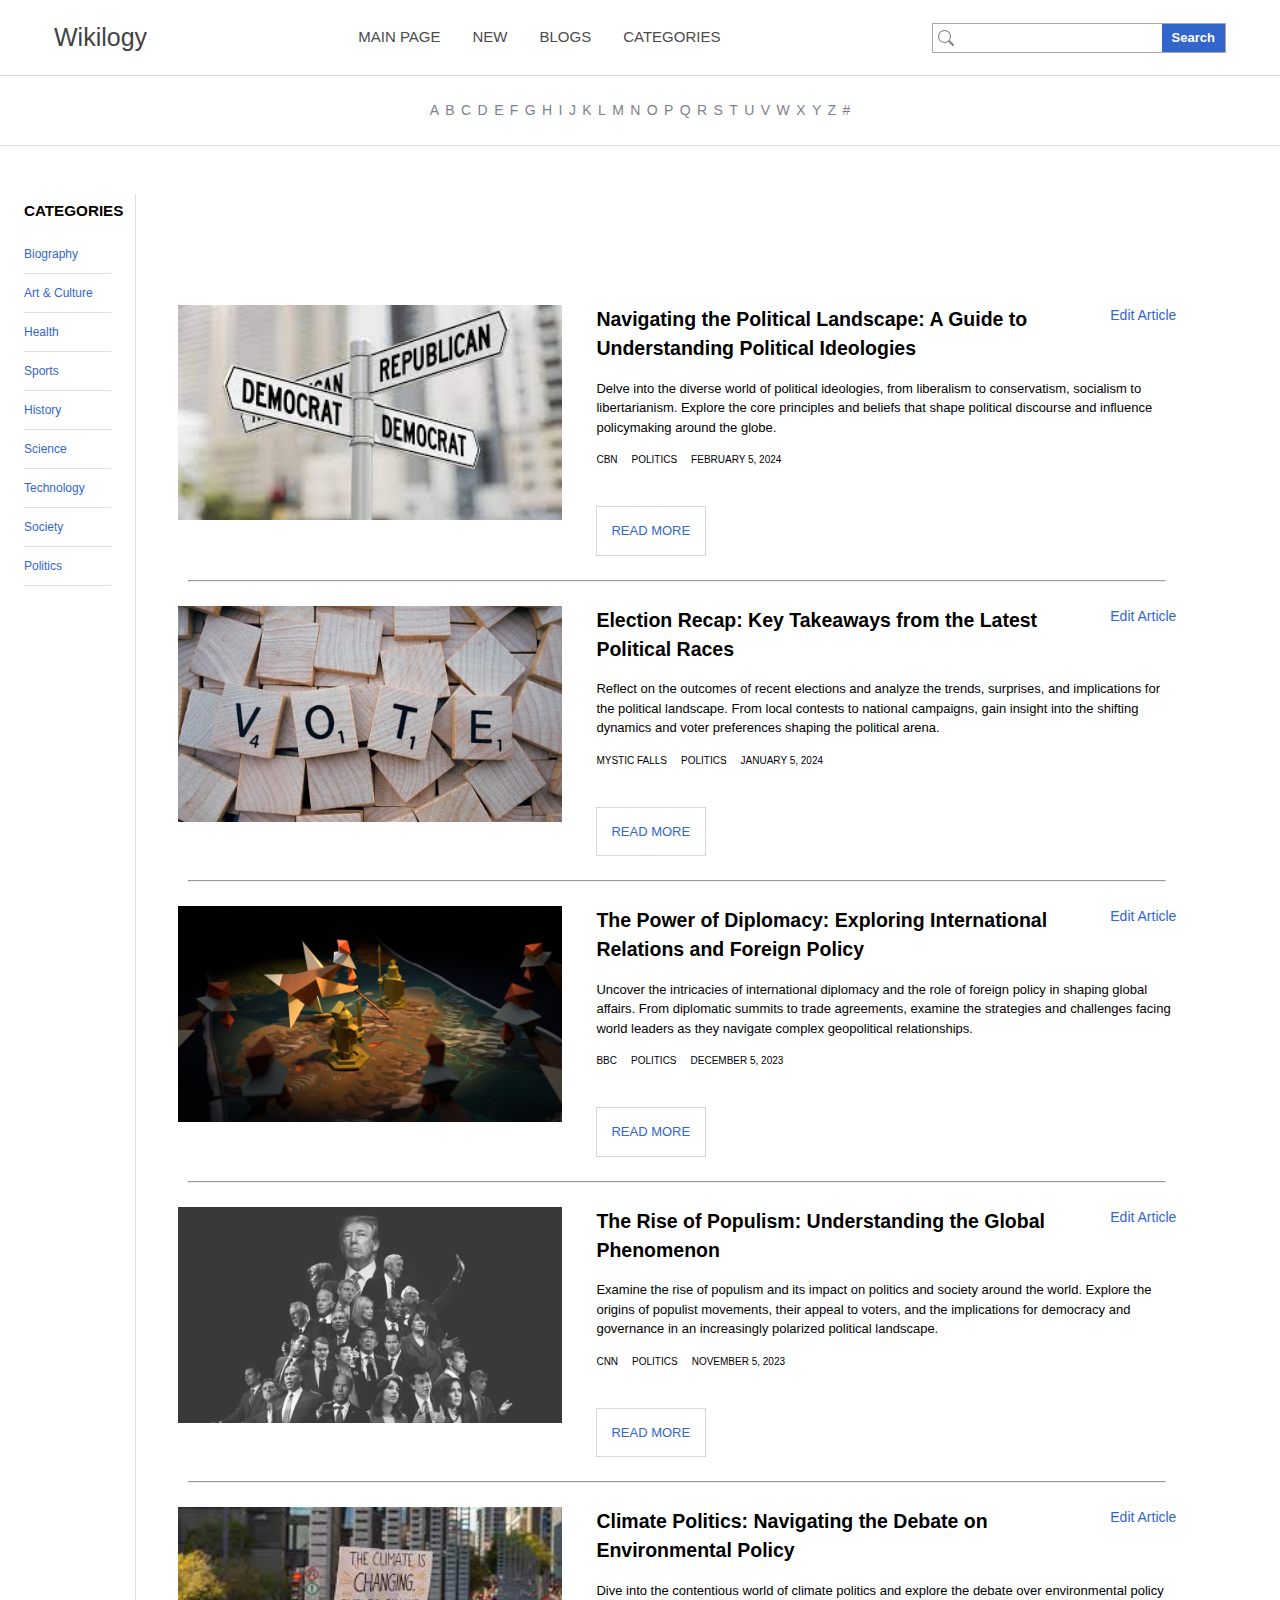
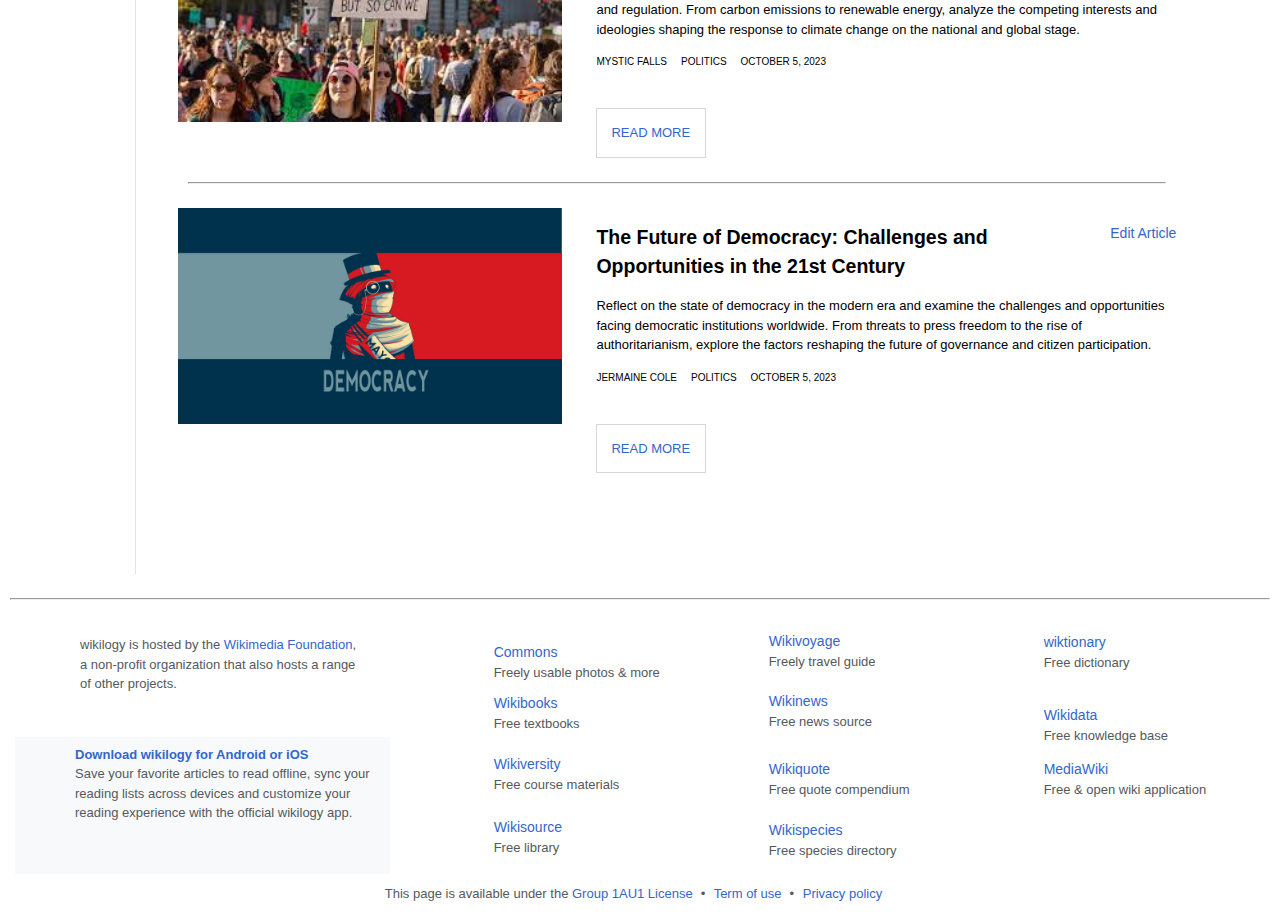
<file: categories/politics.html>
<!DOCTYPE html>
<html lang="en">

<head>
  <meta charset="UTF-8" />
  <meta name="viewport" content="width=device-width, initial-scale=1.0" />
  <title>Politics</title>
  <link rel="stylesheet" href="../css/home.css" />
  <link rel="stylesheet" href="../css/index.css" />
  <link rel="stylesheet" href="../css/random.css" />
</head>

<body>
  <header>
    <nav class="navbar">
      <div class="logo"><a href="../entry.html">Wikilogy</a></div>
      <ul class="nav_manu">
        <li><a href="../index.html">MAIN PAGE</a></li>
        <li><a href="../new.html">NEW</a></li>
        <li><a href="../random.html">BLOGS</a></li>
        <li><a href="">CATEGORIES</a></li>
      </ul>
      <div class="nav_right">
        <div class="input">
          <svg xmlns="http://www.w3.org/2000/svg" width="16" height="16" fill="rgba(115, 115, 118, 0.932)"
            class="bi bi-search" viewBox="0 0 16 16">
            <path
              d="M11.742 10.344a6.5 6.5 0 1 0-1.397 1.398h-.001q.044.06.098.115l3.85 3.85a1 1 0 0 0 1.415-1.414l-3.85-3.85a1 1 0 0 0-.115-.1zM12 6.5a5.5 5.5 0 1 1-11 0 5.5 5.5 0 0 1 11 0" />
          </svg>
          <input type="text" />
        </div>
        <div class="input_search">
          <h4>Search</h4>
        </div>
      </div>
    </nav>
  </header>

  <div class="category_right">
    <!-- <h2 class="category_title">Article Categories</h2> -->
    <div class="article_arrangement">
      <div class="wrapper">
        <div><a href="">A</a></div>
        <div><a href="">B</a></div>
        <div><a href="">C</a></div>
        <div><a href="">D</a></div>
        <div><a href="">E</a></div>
        <div><a href="">F</a></div>
        <div><a href="">G</a></div>
        <div><a href="">H</a></div>
        <div><a href="">I</a></div>
        <div><a href="">J</a></div>
        <div><a href="">K</a></div>
        <div><a href="">L</a></div>
        <div><a href="">M</a></div>
        <div><a href="">N</a></div>
        <div><a href="">O</a></div>
        <div><a href="">P</a></div>
        <div><a href="">Q</a></div>
        <div><a href="">R</a></div>
        <div><a href="">S</a></div>
        <div><a href="">T</a></div>
        <div><a href="">U</a></div>
        <div><a href="">V</a></div>
        <div><a href="">W</a></div>
        <div><a href="">X</a></div>
        <div><a href="">Y</a></div>
        <div><a href="">Z</a></div>
        <div><a href="">#</a></div>
      </div>
    </div>
    <div class="category_in_order">
      <div class="left">
        <h3>CATEGORIES</h3>
        <div class="category">
          <div> <a href="biography.html">Biography </a></div>
          <div> <a href="arts_and_culture.html">Art & Culture</a></div>
          <div> <a href="health.html">Health </a></div>
          <div> <a href="sports.html">Sports </a></div>
          <div> <a href="history.html">History </a></div>
          <div> <a href="science.html">Science </a></div>
          <div> <a href="technology.html">Technology </a></div>
          <div> <a href="society.html">Society </a></div>
          <div> <a href="politics.html">Politics</a></div>
        </div>
      </div>

      <section class="recent_post">
        <div class="recent_wrapper">
          <div class="cards2">
            <div class="card2">
              <div>
                <img src="../images/categories/politics/party.jpg" alt="">
              </div>
              <div class="card2_details">
                <div class="heading">
                  <h2>
                    Navigating the Political Landscape: A Guide to Understanding Political Ideologies
                  </h2>
                    <div class="edit">
                      <a href="../edit_page.html">Edit Article</a>
                    </div>
                </div>
                <div>
                  Delve into the diverse world of political ideologies, from liberalism to conservatism, socialism to
                  libertarianism. Explore the core principles and beliefs that shape political discourse and influence
                  policymaking around the globe.
                </div>
                <div class="card_details">
                  <div class="">CBN</div>
                  <div class="">POLITICS</div>
                  <div class="">February 5, 2024</div>
                </div>
                <div class="card_btn">
                  <a href="#">READ MORE</a>
                </div>
              </div>
            </div>

            <hr>

            <div class="card2">
              <div>
                <img src="../images/categories/politics/election.jpg" alt="">
              </div>
              <div class="card2_details">
                <div class="heading">
                  <h2>
                    Election Recap: Key Takeaways from the Latest Political Races
                  </h2>
                    <div class="edit">
                      <a href="../edit_page.html">Edit Article</a>
                    </div>
                </div>
                <div>
                  Reflect on the outcomes of recent elections and analyze the trends, surprises, and implications for
                  the political landscape. From local contests to national campaigns, gain insight into the shifting
                  dynamics and voter preferences shaping the political arena.
                </div>
                <div class="card_details">
                  <div class="">Mystic Falls</div>
                  <div class="">POLITICS</div>
                  <div class="">January 5, 2024</div>
                </div>
                <div class="card_btn">
                  <a href="#">READ MORE</a>
                </div>
              </div>
            </div>

            <hr>

            <div class="card2">
              <div>
                <img src="../images/categories/politics/diplomacy.jpg" alt="">
              </div>
              <div class="card2_details">

                <div class="heading">
                  <h2>
                    The Power of Diplomacy: Exploring International Relations and Foreign Policy
                  </h2>
                    <div class="edit">
                      <a href="../edit_page.html">Edit Article</a>
                    </div>
                </div>
                <div>
                  Uncover the intricacies of international diplomacy and the role of foreign policy in shaping global
                  affairs. From diplomatic summits to trade agreements, examine the strategies and challenges facing
                  world leaders as they navigate complex geopolitical relationships.
                </div>
                <div class="card_details">
                  <div class="">BBC</div>
                  <div class="">POLITICS</div>
                  <div class="">December 5, 2023</div>
                </div>
                <div class="card_btn">
                  <a href="#">READ MORE</a>
                </div>
              </div>
            </div>

            <hr>

            <div class="card2">
              <div>
                <img src="../images/categories/politics/populism.png" alt="">
              </div>
              <div class="card2_details">

                <div class="heading">
                  <h2>
                    The Rise of Populism: Understanding the Global Phenomenon
                  </h2>
                    <div class="edit">
                      <a href="../edit_page.html">Edit Article</a>
                    </div>
                </div>
                <div>
                  Examine the rise of populism and its impact on politics and society around the world. Explore the
                  origins of populist movements, their appeal to voters, and the implications for democracy and
                  governance in an increasingly polarized political landscape.
                </div>
                <div class="card_details">
                  <div class="">CNN</div>
                  <div class="">POLITICS</div>
                  <div class="">November 5, 2023</div>
                </div>
                <div class="card_btn">
                  <a href="#">READ MORE</a>
                </div>
              </div>
            </div>

            <hr>

            <div class="card2">
              <div>
                <img src="../images/categories/politics/climate_politics.jpg" alt="">
              </div>
              <div class="card2_details">

                <div class="heading">
                  <h2>
                    Climate Politics: Navigating the Debate on Environmental Policy
                  </h2>
                    <div class="edit">
                      <a href="../edit_page.html">Edit Article</a>
                    </div>
                </div>
                <div>
                  Dive into the contentious world of climate politics and explore the debate over environmental policy
                  and regulation. From carbon emissions to renewable energy, analyze the competing interests and
                  ideologies shaping the response to climate change on the national and global stage.
                </div>
                <div class="card_details">
                  <div class="">Mystic Falls</div>
                  <div class="">POLITICS</div>
                  <div class="">October 5, 2023</div>
                </div>
                <div class="card_btn">
                  <a href="#">READ MORE</a>
                </div>
              </div>
            </div>

            <hr>

            <div class="card2">
              <div>
                <img src="../images/categories/politics/democracy.jpg" alt="">
              </div>
              <div class="card2_details">
                <h2>
                </h2>
                <div class="heading">
                  <h2>
                    The Future of Democracy: Challenges and Opportunities in the 21st Century
                  </h2>
                    <div class="edit">
                      <a href="../edit_page.html">Edit Article</a>
                    </div>
                </div>
                <div>
                  Reflect on the state of democracy in the modern era and examine the challenges and opportunities
                  facing democratic institutions worldwide. From threats to press freedom to the rise of
                  authoritarianism, explore the factors reshaping the future of governance and citizen participation.
                </div>
                <div class="card_details">
                  <div class="">Jermaine Cole</div>
                  <div class="">POLITICS</div>
                  <div class="">October 5, 2023</div>
                </div>
                <div class="card_btn">
                  <a href="#">READ MORE</a>
                </div>
              </div>
            </div>
          </div>
        </div>
      </section>
    </div>
  </div>
  </div>

  <hr>

  <footer class="footer">
    <div class="footer_description">
      <i class="sprite footer_description--logo"></i>
      <p class="footer_description--paragraph">wikilogy is hosted by the <a href="#">Wikimedia Foundation</a>, a
        non-profit organization that also hosts a range of other projects.</p>
    </div>
    <div class="footer_projects">
      <div class="footer_projects--item">
        <a href="#">
          <div class="item_icon">
            <i class="sprite commons"></i>
          </div>
          <div class="item_text">
            <span class="item_text--title">Commons</span><span class="item_text--sub">Freely usable photos & more</span>
          </div>
        </a>
      </div>
      <div class="footer_projects--item">
        <a href="#">
          <div class="item_icon">
            <i class="sprite wikivoyage"></i>
          </div>
          <div class="item_text">
            <span class="item_text--title">Wikivoyage</span><span class="item_text--sub">Freely travel guide</span>
          </div>
        </a>
      </div>
      <div class="footer_projects--item">
        <a href="#">
          <div class="item_icon">
            <i class="sprite wiktionary"></i>
          </div>
          <div class="item_text">
            <span class="item_text--title">wiktionary</span><span class="item_text--sub">Free dictionary</span>
          </div>
        </a>
      </div>
      <div class="footer_projects--item">
        <a href="#">
          <div class="item_icon">
            <i class="sprite wikibooks"></i>
          </div>
          <div class="item_text">
            <span class="item_text--title">Wikibooks</span><span class="item_text--sub">Free textbooks</span>
          </div>
        </a>
      </div>
      <div class="footer_projects--item">
        <a href="#">
          <div class="item_icon">
            <i class="sprite wikinews"></i>
          </div>
          <div class="item_text">
            <span class="item_text--title">Wikinews</span><span class="item_text--sub">Free news source</span>
          </div>
        </a>
      </div>
      <div class="footer_projects--item">
        <a href="#">
          <div class="item_icon">
            <i class="sprite wikidata"></i>
          </div>
          <div class="item_text">
            <span class="item_text--title">Wikidata</span><span class="item_text--sub">Free knowledge base</span>
          </div>
        </a>
      </div>
      <div class="footer_projects--item">
        <a href="#">
          <div class="item_icon">
            <i class="sprite wikiversity"></i>
          </div>
          <div class="item_text">
            <span class="item_text--title">Wikiversity</span><span class="item_text--sub">Free course materials</span>
          </div>
        </a>
      </div>
      <div class="footer_projects--item">
        <a href="#">
          <div class="item_icon">
            <i class="sprite wikiquote"></i>
          </div>
          <div class="item_text">
            <span class="item_text--title">Wikiquote</span><span class="item_text--sub">Free quote compendium</span>
          </div>
        </a>
      </div>
      <div class="footer_projects--item">
        <a href="#">
          <div class="item_icon">
            <i class="sprite mediawiki"></i>
          </div>
          <div class="item_text">
            <span class="item_text--title">MediaWiki</span><span class="item_text--sub">Free & open wiki
              application</span>
          </div>
        </a>
      </div>
      <div class="footer_projects--item">
        <a href="#">
          <div class="item_icon">
            <i class="sprite wikisource"></i>
          </div>
          <div class="item_text">
            <span class="item_text--title">Wikisource</span><span class="item_text--sub">Free library</span>
          </div>
        </a>
      </div>
      <div class="footer_projects--item">
        <a href="#">
          <div class="item_icon">
            <i class="sprite wikispecies"></i>
          </div>
          <div class="item_text">
            <span class="item_text--title">Wikispecies</span><span class="item_text--sub">Free species directory</span>
          </div>
        </a>
      </div>
    </div>
    <div class="footer_app">
      <i class="sprite footer_app--logo"></i>
      <div class="footer_app--text">
        <strong class="title"><a href="#">Download wikilogy for Android or iOS</a></strong>
        <p class="paragraph">
          Save your favorite articles to read offline, sync your reading lists across devices and customize your reading
          experience with the official wikilogy app.</p>
      </div>
      <ul class="footer_app--icons">
        <il class="apps"><a href="#"><span class="sprite apps_android"></span></a></il>
        <il class="apps"><a href="#"><span class="sprite apps_iOS"></span></a></il>
      </ul>
    </div>
    <div class="footer_terms">
      <p class="footer_terms--text">
        <small>This page is available under the <a href="#">Group 1AU1 License</a></small>
        <small><a href="#">Term of use</a></small>
        <small><a href="#">Privacy policy</a></small>
      </p>
    </div>
  </footer>
</body>

</html>
</file>
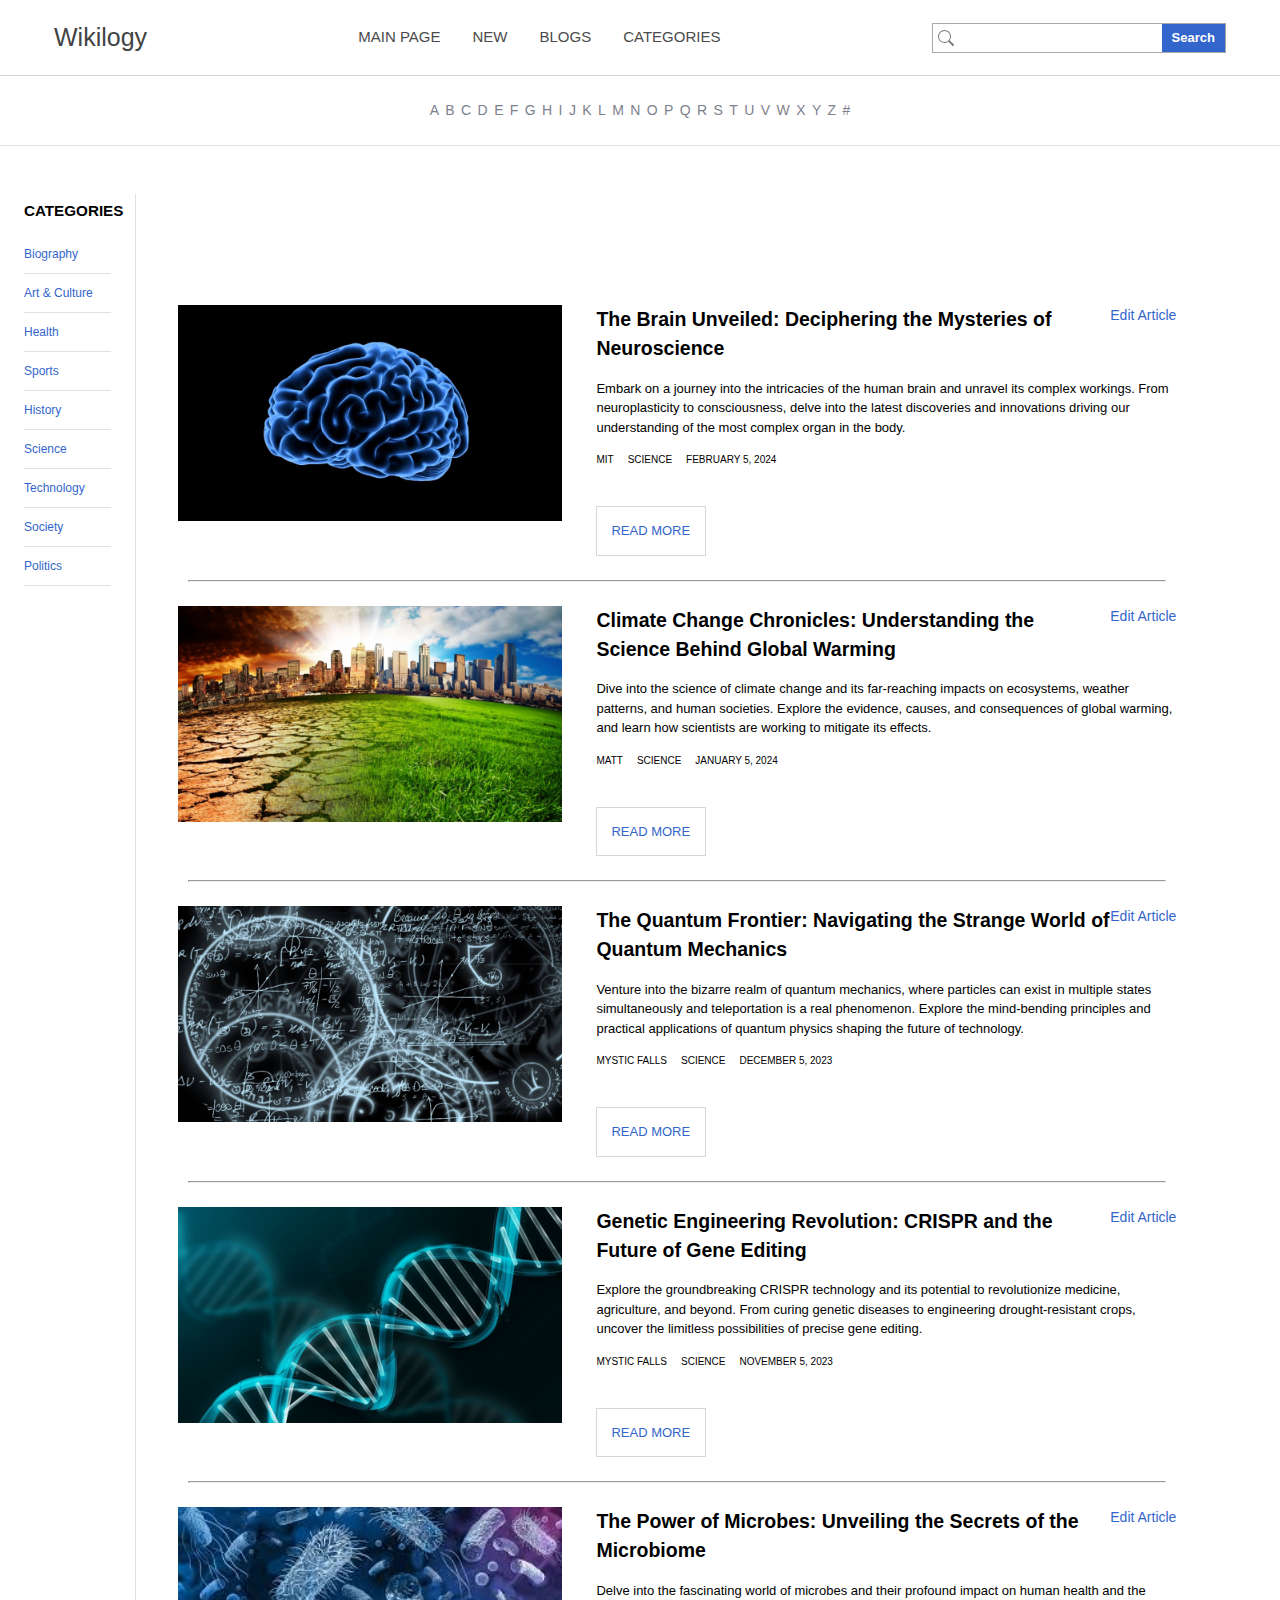
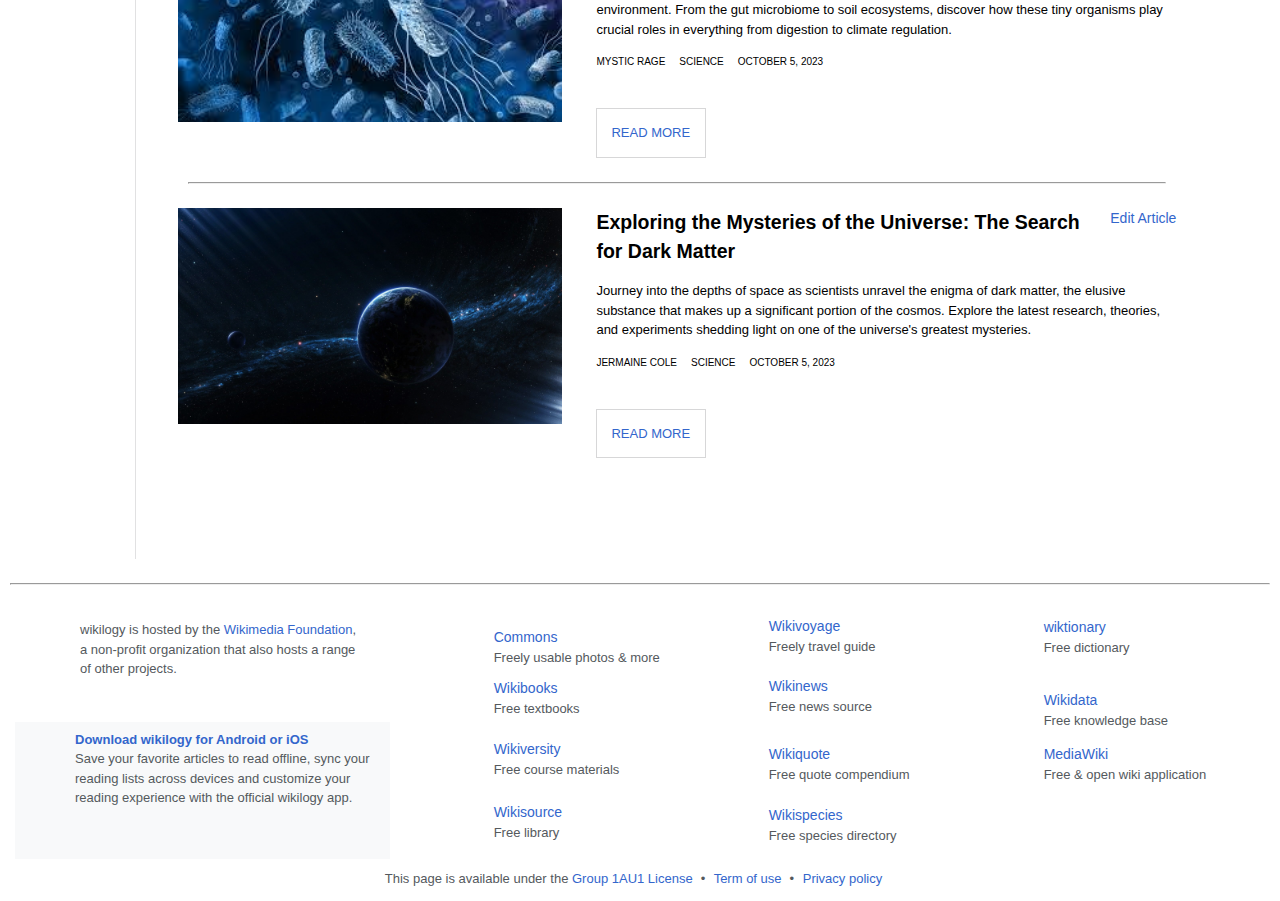
<file: categories/science.html>
<!DOCTYPE html>
<html lang="en">

<head>
  <meta charset="UTF-8" />
  <meta name="viewport" content="width=device-width, initial-scale=1.0" />
  <title>Science</title>
  <link rel="stylesheet" href="../css/home.css" />
  <link rel="stylesheet" href="../css/index.css" />
  <link rel="stylesheet" href="../css/random.css" />
</head>

<body>
  <header>
    <nav class="navbar">
      <div class="logo"><a href="../entry.html">Wikilogy</a></div>
      <ul class="nav_manu">
        <li><a href="../index.html">MAIN PAGE</a></li>
        <li><a href="../new.html">NEW</a></li>
        <li><a href="../random.html">BLOGS</a></li>
        <li><a href="">CATEGORIES</a></li>
      </ul>
      <div class="nav_right">
        <div class="input">
          <svg xmlns="http://www.w3.org/2000/svg" width="16" height="16" fill="rgba(115, 115, 118, 0.932)"
            class="bi bi-search" viewBox="0 0 16 16">
            <path
              d="M11.742 10.344a6.5 6.5 0 1 0-1.397 1.398h-.001q.044.06.098.115l3.85 3.85a1 1 0 0 0 1.415-1.414l-3.85-3.85a1 1 0 0 0-.115-.1zM12 6.5a5.5 5.5 0 1 1-11 0 5.5 5.5 0 0 1 11 0" />
          </svg>
          <input type="text" />
        </div>
        <div class="input_search">
          <h4>Search</h4>
        </div>
      </div>
    </nav>
  </header>

  <div class="category_right">
    <!-- <h2 class="category_title">Article Categories</h2> -->
    <div class="article_arrangement">
      <div class="wrapper">
        <div><a href="">A</a></div>
        <div><a href="">B</a></div>
        <div><a href="">C</a></div>
        <div><a href="">D</a></div>
        <div><a href="">E</a></div>
        <div><a href="">F</a></div>
        <div><a href="">G</a></div>
        <div><a href="">H</a></div>
        <div><a href="">I</a></div>
        <div><a href="">J</a></div>
        <div><a href="">K</a></div>
        <div><a href="">L</a></div>
        <div><a href="">M</a></div>
        <div><a href="">N</a></div>
        <div><a href="">O</a></div>
        <div><a href="">P</a></div>
        <div><a href="">Q</a></div>
        <div><a href="">R</a></div>
        <div><a href="">S</a></div>
        <div><a href="">T</a></div>
        <div><a href="">U</a></div>
        <div><a href="">V</a></div>
        <div><a href="">W</a></div>
        <div><a href="">X</a></div>
        <div><a href="">Y</a></div>
        <div><a href="">Z</a></div>
        <div><a href="">#</a></div>
      </div>
    </div>
    <div class="category_in_order">
      <div class="left">
        <h3>CATEGORIES</h3>
        <div class="category">
          <div> <a href="biography.html">Biography </a></div>
          <div> <a href="arts_and_culture.html">Art & Culture</a></div>
          <div> <a href="health.html">Health </a></div>
          <div> <a href="sports.html">Sports </a></div>
          <div> <a href="history.html">History </a></div>
          <div> <a href="science.html">Science </a></div>
          <div> <a href="technology.html">Technology </a></div>
          <div> <a href="society.html">Society </a></div>
          <div> <a href="politics.html">Politics</a></div>
        </div>
      </div>

      <section class="recent_post">
        <div class="recent_wrapper">
          <div class="cards2">
            <div class="card2">
              <div>
                <img src="../images/categories/science/brain.jpg" alt="">
              </div>
              <div class="card2_details">
                
                <div class="heading">
                  <h2>
                    The Brain Unveiled: Deciphering the Mysteries of Neuroscience
                  </h2>
                    <div class="edit">
                      <a href="edit_page.html">Edit Article</a>
                    </div>
                </div>
                <div>
                  Embark on a journey into the intricacies of the human brain and unravel its complex workings. From
                  neuroplasticity to consciousness, delve into the latest discoveries and innovations driving our
                  understanding of the most complex organ in the body.
                </div>
                <div class="card_details">
                  <div class="">MIT</div>
                  <div class="">SCIENCE</div>
                  <div class="">February 5, 2024</div>
                </div>
                <div class="card_btn">
                  <a href="#">READ MORE</a>
                </div>
              </div>
            </div>

            <hr>

            <div class="card2">
              <div>
                <img src="../images/categories/science/climate_change.jpg" alt="">
              </div>
              <div class="card2_details">
              
                <div class="heading">
                  <h2>
                    Climate Change Chronicles: Understanding the Science Behind Global Warming
                  </h2>
                    <div class="edit">
                      <a href="edit_page.html">Edit Article</a>
                    </div>
                </div>
                <div>
                  Dive into the science of climate change and its far-reaching impacts on ecosystems, weather patterns,
                  and human societies. Explore the evidence, causes, and consequences of global warming, and learn how
                  scientists are working to mitigate its effects.
                </div>
                <div class="card_details">
                  <div class="">MATT</div>
                  <div class="">SCIENCE</div>
                  <div class="">January 5, 2024</div>
                </div>
                <div class="card_btn">
                  <a href="#">READ MORE</a>
                </div>
              </div>
            </div>

            <hr>

            <div class="card2">
              <div>
                <img src="../images/categories/science/quantum_mechanics.jpg" alt="">
              </div>
              <div class="card2_details">
               
                <div class="heading">
                  <h2>
                    The Quantum Frontier: Navigating the Strange World of Quantum Mechanics
                  </h2>
                    <div class="edit">
                      <a href="edit_page.html">Edit Article</a>
                    </div>
                </div>
                <div>
                  Venture into the bizarre realm of quantum mechanics, where particles can exist in multiple states
                  simultaneously and teleportation is a real phenomenon. Explore the mind-bending principles and
                  practical applications of quantum physics shaping the future of technology.
                </div>
                <div class="card_details">
                  <div class="">Mystic Falls</div>
                  <div class="">SCIENCE</div>
                  <div class="">December 5, 2023</div>
                </div>
                <div class="card_btn">
                  <a href="#">READ MORE</a>
                </div>
              </div>
            </div>

            <hr>

            <div class="card2">
              <div>
                <img src="../images/categories/science/genetics.jpg" alt="">
              </div>
              <div class="card2_details">
                <div class="heading">
                  <h2>
                    Genetic Engineering Revolution: CRISPR and the Future of Gene Editing
                  </h2>
                    <div class="edit">
                      <a href="edit_page.html">Edit Article</a>
                    </div>
                </div>
                
                
                <div>
                  Explore the groundbreaking CRISPR technology and its potential to revolutionize medicine, agriculture,
                  and beyond. From curing genetic diseases to engineering drought-resistant crops, uncover the limitless
                  possibilities of precise gene editing.
                </div>
                <div class="card_details">
                  <div class="">Mystic Falls</div>
                  <div class="">SCIENCE</div>
                  <div class="">November 5, 2023</div>
                </div>
                <div class="card_btn">
                  <a href="#">READ MORE</a>
                </div>
              </div>
            </div>

            <hr>

            <div class="card2">
              <div>
                <img src="../images/categories/science/microbes.jpg" alt="">
              </div>
              <div class="card2_details">
                <div class="heading">
                  <h2>
                    The Power of Microbes: Unveiling the Secrets of the Microbiome
                  </h2>
                    <div class="edit">
                      <a href="edit_page.html">Edit Article</a>
                    </div>
                </div>
                
                
                <div>
                  Delve into the fascinating world of microbes and their profound impact on human health and the
                  environment. From the gut microbiome to soil ecosystems, discover how these tiny organisms play
                  crucial roles in everything from digestion to climate regulation.
                </div>
                <div class="card_details">
                  <div class="">Mystic Rage</div>
                  <div class="">SCIENCE</div>
                  <div class="">October 5, 2023</div>
                </div>
                <div class="card_btn">
                  <a href="#">READ MORE</a>
                </div>
              </div>
            </div>

            <hr>

            <div class="card2">
              <div>
                <img src="../images/categories/science/dark_matter.jpg" alt="">
              </div>
              <div class="card2_details">
                                <div class="heading">
                  <h2>
                    Exploring the Mysteries of the Universe: The Search for Dark Matter
                  </h2>
                    <div class="edit">
                      <a href="edit_page.html">Edit Article</a>
                    </div>
                </div>
                
                
                <div>
                  Journey into the depths of space as scientists unravel the enigma of dark matter, the elusive
                  substance that makes up a significant portion of the cosmos. Explore the latest research, theories,
                  and experiments shedding light on one of the universe's greatest mysteries.
                </div>
                <div class="card_details">
                  <div class="">Jermaine Cole</div>
                  <div class="">SCIENCE</div>
                  <div class="">October 5, 2023</div>
                </div>
                <div class="card_btn">
                  <a href="#">READ MORE</a>
                </div>
              </div>
            </div>
          </div>
        </div>
      </section>
    </div>
  </div>
  </div>

  <hr>

  <footer class="footer">
    <div class="footer_description">
      <i class="sprite footer_description--logo"></i>
      <p class="footer_description--paragraph">wikilogy is hosted by the <a href="#">Wikimedia Foundation</a>, a
        non-profit organization that also hosts a range of other projects.</p>
    </div>
    <div class="footer_projects">
      <div class="footer_projects--item">
        <a href="#">
          <div class="item_icon">
            <i class="sprite commons"></i>
          </div>
          <div class="item_text">
            <span class="item_text--title">Commons</span><span class="item_text--sub">Freely usable photos & more</span>
          </div>
        </a>
      </div>
      <div class="footer_projects--item">
        <a href="#">
          <div class="item_icon">
            <i class="sprite wikivoyage"></i>
          </div>
          <div class="item_text">
            <span class="item_text--title">Wikivoyage</span><span class="item_text--sub">Freely travel guide</span>
          </div>
        </a>
      </div>
      <div class="footer_projects--item">
        <a href="#">
          <div class="item_icon">
            <i class="sprite wiktionary"></i>
          </div>
          <div class="item_text">
            <span class="item_text--title">wiktionary</span><span class="item_text--sub">Free dictionary</span>
          </div>
        </a>
      </div>
      <div class="footer_projects--item">
        <a href="#">
          <div class="item_icon">
            <i class="sprite wikibooks"></i>
          </div>
          <div class="item_text">
            <span class="item_text--title">Wikibooks</span><span class="item_text--sub">Free textbooks</span>
          </div>
        </a>
      </div>
      <div class="footer_projects--item">
        <a href="#">
          <div class="item_icon">
            <i class="sprite wikinews"></i>
          </div>
          <div class="item_text">
            <span class="item_text--title">Wikinews</span><span class="item_text--sub">Free news source</span>
          </div>
        </a>
      </div>
      <div class="footer_projects--item">
        <a href="#">
          <div class="item_icon">
            <i class="sprite wikidata"></i>
          </div>
          <div class="item_text">
            <span class="item_text--title">Wikidata</span><span class="item_text--sub">Free knowledge base</span>
          </div>
        </a>
      </div>
      <div class="footer_projects--item">
        <a href="#">
          <div class="item_icon">
            <i class="sprite wikiversity"></i>
          </div>
          <div class="item_text">
            <span class="item_text--title">Wikiversity</span><span class="item_text--sub">Free course materials</span>
          </div>
        </a>
      </div>
      <div class="footer_projects--item">
        <a href="#">
          <div class="item_icon">
            <i class="sprite wikiquote"></i>
          </div>
          <div class="item_text">
            <span class="item_text--title">Wikiquote</span><span class="item_text--sub">Free quote compendium</span>
          </div>
        </a>
      </div>
      <div class="footer_projects--item">
        <a href="#">
          <div class="item_icon">
            <i class="sprite mediawiki"></i>
          </div>
          <div class="item_text">
            <span class="item_text--title">MediaWiki</span><span class="item_text--sub">Free & open wiki
              application</span>
          </div>
        </a>
      </div>
      <div class="footer_projects--item">
        <a href="#">
          <div class="item_icon">
            <i class="sprite wikisource"></i>
          </div>
          <div class="item_text">
            <span class="item_text--title">Wikisource</span><span class="item_text--sub">Free library</span>
          </div>
        </a>
      </div>
      <div class="footer_projects--item">
        <a href="#">
          <div class="item_icon">
            <i class="sprite wikispecies"></i>
          </div>
          <div class="item_text">
            <span class="item_text--title">Wikispecies</span><span class="item_text--sub">Free species directory</span>
          </div>
        </a>
      </div>
    </div>
    <div class="footer_app">
      <i class="sprite footer_app--logo"></i>
      <div class="footer_app--text">
        <strong class="title"><a href="#">Download wikilogy for Android or iOS</a></strong>
        <p class="paragraph">
          Save your favorite articles to read offline, sync your reading lists across devices and customize your reading
          experience with the official wikilogy app.</p>
      </div>
      <ul class="footer_app--icons">
        <il class="apps"><a href="#"><span class="sprite apps_android"></span></a></il>
        <il class="apps"><a href="#"><span class="sprite apps_iOS"></span></a></il>
      </ul>
    </div>
    <div class="footer_terms">
      <p class="footer_terms--text">
        <small>This page is available under the <a href="#">Group 1AU1 License</a></small>
        <small><a href="#">Term of use</a></small>
        <small><a href="#">Privacy policy</a></small>
      </p>
    </div>
  </footer>
</body>

</html>
</file>
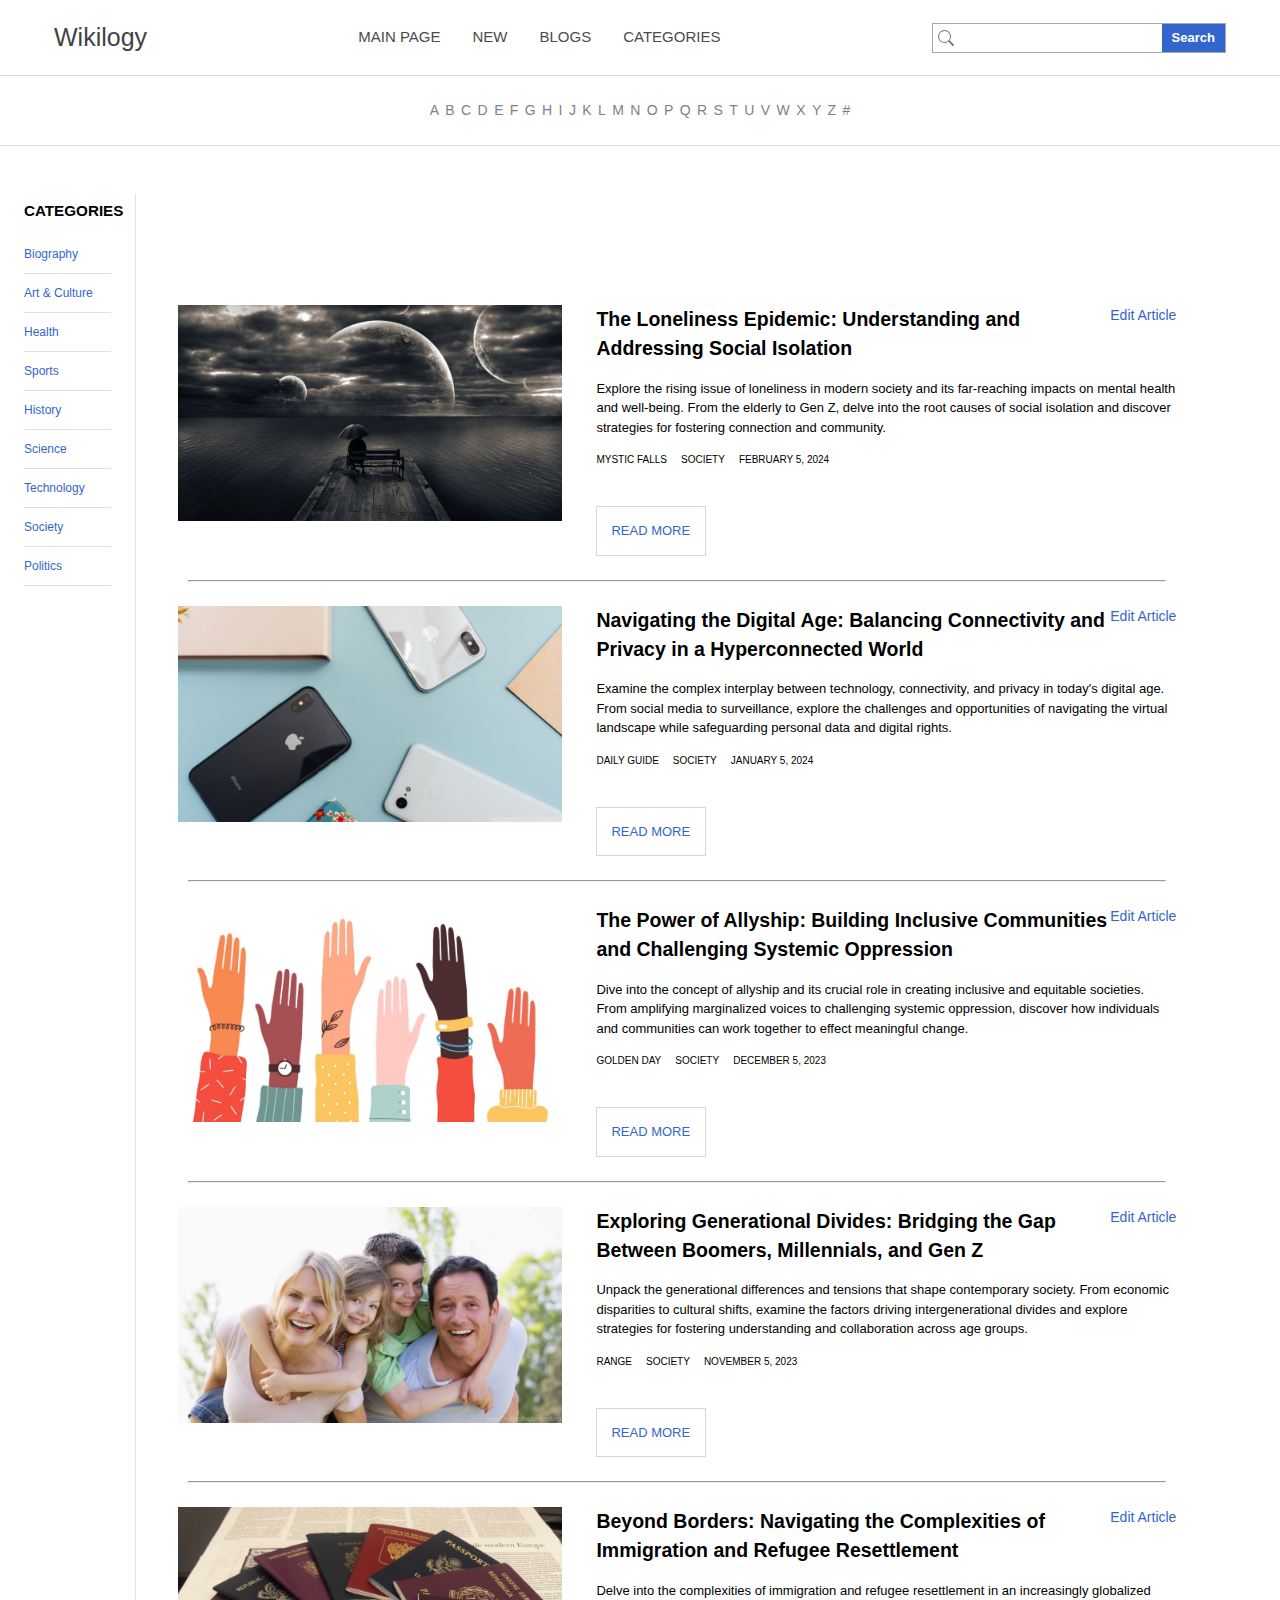
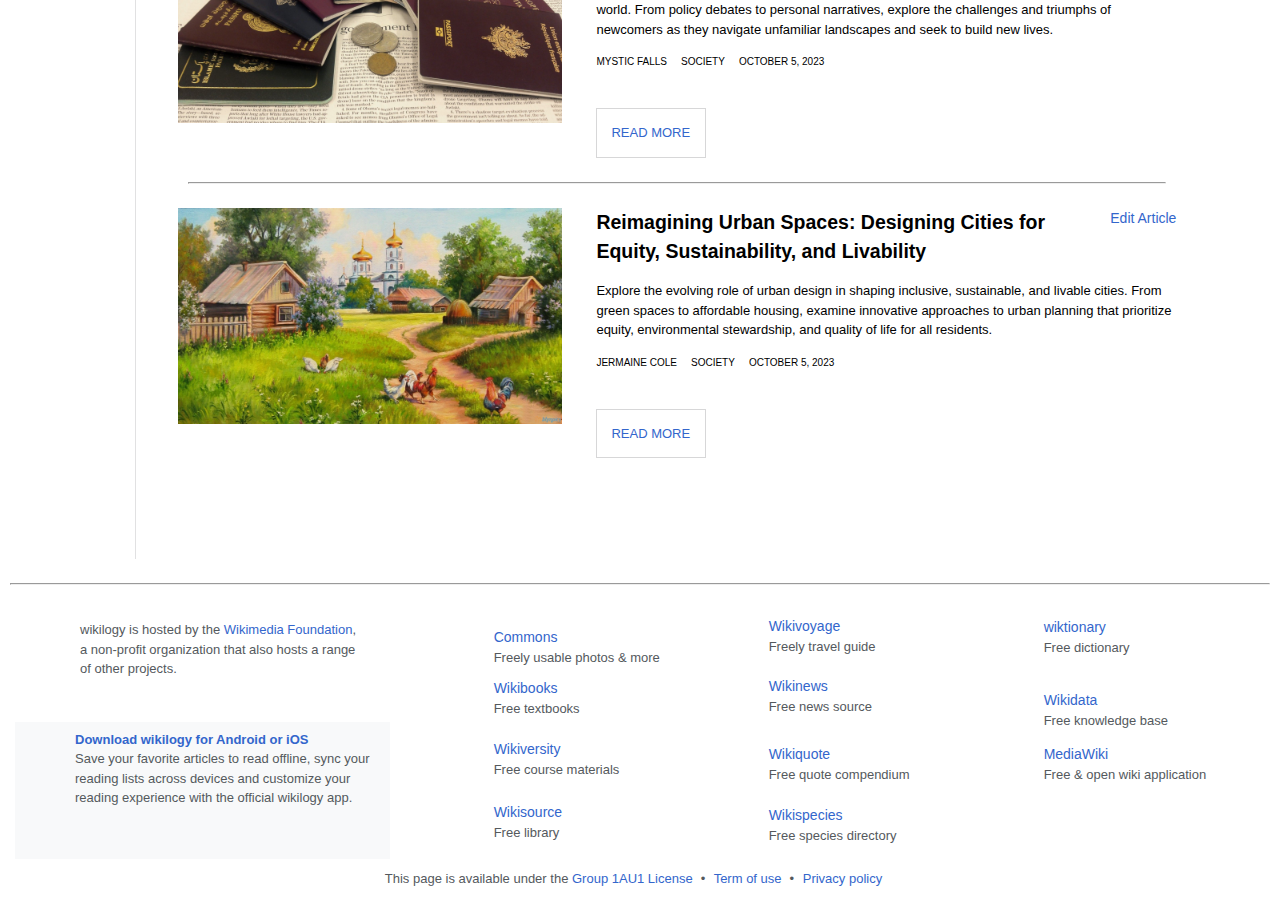
<file: categories/society.html>
<!DOCTYPE html>
<html lang="en">

<head>
  <meta charset="UTF-8" />
  <meta name="viewport" content="width=device-width, initial-scale=1.0" />
  <title>Society</title>
  <link rel="stylesheet" href="../css/home.css" />
  <link rel="stylesheet" href="../css/index.css" />
  <link rel="stylesheet" href="../css/random.css" />
</head>

<body>
  <header>
    <nav class="navbar">
      <div class="logo"><a href="../entry.html">Wikilogy</a></div>
      <ul class="nav_manu">
        <li><a href="../index.html">MAIN PAGE</a></li>
        <li><a href="../new.html">NEW</a></li>
        <li><a href="../random.html">BLOGS</a></li>
        <li><a href="">CATEGORIES</a></li>
      </ul>
      <div class="nav_right">
        <div class="input">
          <svg xmlns="http://www.w3.org/2000/svg" width="16" height="16" fill="rgba(115, 115, 118, 0.932)"
            class="bi bi-search" viewBox="0 0 16 16">
            <path
              d="M11.742 10.344a6.5 6.5 0 1 0-1.397 1.398h-.001q.044.06.098.115l3.85 3.85a1 1 0 0 0 1.415-1.414l-3.85-3.85a1 1 0 0 0-.115-.1zM12 6.5a5.5 5.5 0 1 1-11 0 5.5 5.5 0 0 1 11 0" />
          </svg>
          <input type="text" />
        </div>
        <div class="input_search">
          <h4>Search</h4>
        </div>
      </div>
    </nav>
  </header>

  <div class="category_right">
    <!-- <h2 class="category_title">Article Categories</h2> -->
    <div class="article_arrangement">
      <div class="wrapper">
        <div><a href="">A</a></div>
        <div><a href="">B</a></div>
        <div><a href="">C</a></div>
        <div><a href="">D</a></div>
        <div><a href="">E</a></div>
        <div><a href="">F</a></div>
        <div><a href="">G</a></div>
        <div><a href="">H</a></div>
        <div><a href="">I</a></div>
        <div><a href="">J</a></div>
        <div><a href="">K</a></div>
        <div><a href="">L</a></div>
        <div><a href="">M</a></div>
        <div><a href="">N</a></div>
        <div><a href="">O</a></div>
        <div><a href="">P</a></div>
        <div><a href="">Q</a></div>
        <div><a href="">R</a></div>
        <div><a href="">S</a></div>
        <div><a href="">T</a></div>
        <div><a href="">U</a></div>
        <div><a href="">V</a></div>
        <div><a href="">W</a></div>
        <div><a href="">X</a></div>
        <div><a href="">Y</a></div>
        <div><a href="">Z</a></div>
        <div><a href="">#</a></div>
      </div>
    </div>
    <div class="category_in_order">
      <div class="left">
        <h3>CATEGORIES</h3>
        <div class="category">
          <div> <a href="biography.html">Biography </a></div>
          <div> <a href="arts_and_culture.html">Art & Culture</a></div>
          <div> <a href="health.html">Health </a></div>
          <div> <a href="sports.html">Sports </a></div>
          <div> <a href="history.html">History </a></div>
          <div> <a href="science.html">Science </a></div>
          <div> <a href="technology.html">Technology </a></div>
          <div> <a href="society.html">Society </a></div>
          <div> <a href="politics.html">Politics</a></div>
        </div>
      </div>

      <section class="recent_post">
        <div class="recent_wrapper">
          <div class="cards2">
            <div class="card2">
              <div>
                <img src="../images/categories/society/loneliness.jpg" alt="">
              </div>
              <div class="card2_details">
                <div class="heading">
                  <h2>
                    The Loneliness Epidemic: Understanding and Addressing Social Isolation
                  </h2>
                    <div class="edit">
                      <a href="../edit_page.html">Edit Article</a>
                    </div>
                </div>
                <div>
                  Explore the rising issue of loneliness in modern society and its far-reaching impacts on mental health
                  and well-being. From the elderly to Gen Z, delve into the root causes of social isolation and discover
                  strategies for fostering connection and community.
                </div>
                <div class="card_details">
                  <div class="">Mystic Falls</div>
                  <div class="">SOCIETY</div>
                  <div class="">February 5, 2024</div>
                </div>
                <div class="card_btn">
                  <a href="#">READ MORE</a>
                </div>
              </div>
            </div>

            <hr>

            <div class="card2">
              <div>
                <img src="../images/categories/society/phones.jpg" alt="">
              </div>
              <div class="card2_details">
            
                <div class="heading">
                  <h2>
                    Navigating the Digital Age: Balancing Connectivity and Privacy in a Hyperconnected World
                  </h2>
                    <div class="edit">
                      <a href="../edit_page.html">Edit Article</a>
                    </div>
                </div>
                <div>
                  Examine the complex interplay between technology, connectivity, and privacy in today's digital age.
                  From social media to surveillance, explore the challenges and opportunities of navigating the virtual
                  landscape while safeguarding personal data and digital rights.
                </div>
                <div class="card_details">
                  <div class="">Daily Guide</div>
                  <div class="">SOCIETY</div>
                  <div class="">January 5, 2024</div>
                </div>
                <div class="card_btn">
                  <a href="#">READ MORE</a>
                </div>
              </div>
            </div>

            <hr>

            <div class="card2">
              <div>
                <img src="../images/categories/society/allyship.jpg" alt="">
              </div>
              <div class="card2_details">
              
                <div class="heading">
                  <h2>
                    The Power of Allyship: Building Inclusive Communities and Challenging Systemic Oppression
                  </h2>
                    <div class="edit">
                      <a href="../edit_page.html">Edit Article</a>
                    </div>
                </div>
                <div>
                  Dive into the concept of allyship and its crucial role in creating inclusive and equitable societies.
                  From amplifying marginalized voices to challenging systemic oppression, discover how individuals and
                  communities can work together to effect meaningful change.
                </div>
                <div class="card_details">
                  <div class="">Golden Day</div>
                  <div class="">SOCIETY</div>
                  <div class="">December 5, 2023</div>
                </div>
                <div class="card_btn">
                  <a href="#">READ MORE</a>
                </div>
              </div>
            </div>

            <hr>

            <div class="card2">
              <div>
                <img src="../images/categories/society/family.jpg" alt="">
              </div>
              <div class="card2_details">
               
                <div class="heading">
                  <h2>
                    Exploring Generational Divides: Bridging the Gap Between Boomers, Millennials, and Gen Z
                  </h2>
                    <div class="edit">
                      <a href="../edit_page.html">Edit Article</a>
                    </div>
                </div>
                <div>
                  Unpack the generational differences and tensions that shape contemporary society. From economic
                  disparities to cultural shifts, examine the factors driving intergenerational divides and explore
                  strategies for fostering understanding and collaboration across age groups.
                </div>
                <div class="card_details">
                  <div class="">Range</div>
                  <div class="">SOCIETY</div>
                  <div class="">November 5, 2023</div>
                </div>
                <div class="card_btn">
                  <a href="#">READ MORE</a>
                </div>
              </div>
            </div>

            <hr>

            <div class="card2">
              <div>
                <img src="../images/categories/society/immigration.jpg" alt="">
              </div>
              <div class="card2_details">
                
                <div class="heading">
                  <h2>
                    Beyond Borders: Navigating the Complexities of Immigration and Refugee Resettlement
                  </h2>
                    <div class="edit">
                      <a href="../edit_page.html">Edit Article</a>
                    </div>
                </div>
                <div>
                  Delve into the complexities of immigration and refugee resettlement in an increasingly globalized
                  world. From policy debates to personal narratives, explore the challenges and triumphs of newcomers as
                  they navigate unfamiliar landscapes and seek to build new lives.
                </div>
                <div class="card_details">
                  <div class="">Mystic Falls</div>
                  <div class="">SOCIETY</div>
                  <div class="">October 5, 2023</div>
                </div>
                <div class="card_btn">
                  <a href="#">READ MORE</a>
                </div>
              </div>
            </div>

            <hr>

            <div class="card2">
              <div>
                <img src="../images/categories/society/urban.jpg" alt="">
              </div>
              <div class="card2_details">
                
                <div class="heading">
                  <h2>
                    Reimagining Urban Spaces: Designing Cities for Equity, Sustainability, and Livability
                  </h2>
                    <div class="edit">
                      <a href="../edit_page.html">Edit Article</a>
                    </div>
                </div>
                <div>
                  Explore the evolving role of urban design in shaping inclusive, sustainable, and livable cities. From
                  green spaces to affordable housing, examine innovative approaches to urban planning that prioritize
                  equity, environmental stewardship, and quality of life for all residents.
                </div>
                <div class="card_details">
                  <div class="">Jermaine Cole</div>
                  <div class="">SOCIETY</div>
                  <div class="">October 5, 2023</div>
                </div>
                <div class="card_btn">
                  <a href="#">READ MORE</a>
                </div>
              </div>
            </div>
          </div>
        </div>
      </section>
    </div>
  </div>
  </div>

  <hr>

  <footer class="footer">
    <div class="footer_description">
      <i class="sprite footer_description--logo"></i>
      <p class="footer_description--paragraph">wikilogy is hosted by the <a href="#">Wikimedia Foundation</a>, a
        non-profit organization that also hosts a range of other projects.</p>
    </div>
    <div class="footer_projects">
      <div class="footer_projects--item">
        <a href="#">
          <div class="item_icon">
            <i class="sprite commons"></i>
          </div>
          <div class="item_text">
            <span class="item_text--title">Commons</span><span class="item_text--sub">Freely usable photos & more</span>
          </div>
        </a>
      </div>
      <div class="footer_projects--item">
        <a href="#">
          <div class="item_icon">
            <i class="sprite wikivoyage"></i>
          </div>
          <div class="item_text">
            <span class="item_text--title">Wikivoyage</span><span class="item_text--sub">Freely travel guide</span>
          </div>
        </a>
      </div>
      <div class="footer_projects--item">
        <a href="#">
          <div class="item_icon">
            <i class="sprite wiktionary"></i>
          </div>
          <div class="item_text">
            <span class="item_text--title">wiktionary</span><span class="item_text--sub">Free dictionary</span>
          </div>
        </a>
      </div>
      <div class="footer_projects--item">
        <a href="#">
          <div class="item_icon">
            <i class="sprite wikibooks"></i>
          </div>
          <div class="item_text">
            <span class="item_text--title">Wikibooks</span><span class="item_text--sub">Free textbooks</span>
          </div>
        </a>
      </div>
      <div class="footer_projects--item">
        <a href="#">
          <div class="item_icon">
            <i class="sprite wikinews"></i>
          </div>
          <div class="item_text">
            <span class="item_text--title">Wikinews</span><span class="item_text--sub">Free news source</span>
          </div>
        </a>
      </div>
      <div class="footer_projects--item">
        <a href="#">
          <div class="item_icon">
            <i class="sprite wikidata"></i>
          </div>
          <div class="item_text">
            <span class="item_text--title">Wikidata</span><span class="item_text--sub">Free knowledge base</span>
          </div>
        </a>
      </div>
      <div class="footer_projects--item">
        <a href="#">
          <div class="item_icon">
            <i class="sprite wikiversity"></i>
          </div>
          <div class="item_text">
            <span class="item_text--title">Wikiversity</span><span class="item_text--sub">Free course materials</span>
          </div>
        </a>
      </div>
      <div class="footer_projects--item">
        <a href="#">
          <div class="item_icon">
            <i class="sprite wikiquote"></i>
          </div>
          <div class="item_text">
            <span class="item_text--title">Wikiquote</span><span class="item_text--sub">Free quote compendium</span>
          </div>
        </a>
      </div>
      <div class="footer_projects--item">
        <a href="#">
          <div class="item_icon">
            <i class="sprite mediawiki"></i>
          </div>
          <div class="item_text">
            <span class="item_text--title">MediaWiki</span><span class="item_text--sub">Free & open wiki
              application</span>
          </div>
        </a>
      </div>
      <div class="footer_projects--item">
        <a href="#">
          <div class="item_icon">
            <i class="sprite wikisource"></i>
          </div>
          <div class="item_text">
            <span class="item_text--title">Wikisource</span><span class="item_text--sub">Free library</span>
          </div>
        </a>
      </div>
      <div class="footer_projects--item">
        <a href="#">
          <div class="item_icon">
            <i class="sprite wikispecies"></i>
          </div>
          <div class="item_text">
            <span class="item_text--title">Wikispecies</span><span class="item_text--sub">Free species directory</span>
          </div>
        </a>
      </div>
    </div>
    <div class="footer_app">
      <i class="sprite footer_app--logo"></i>
      <div class="footer_app--text">
        <strong class="title"><a href="#">Download wikilogy for Android or iOS</a></strong>
        <p class="paragraph">
          Save your favorite articles to read offline, sync your reading lists across devices and customize your reading
          experience with the official wikilogy app.</p>
      </div>
      <ul class="footer_app--icons">
        <il class="apps"><a href="#"><span class="sprite apps_android"></span></a></il>
        <il class="apps"><a href="#"><span class="sprite apps_iOS"></span></a></il>
      </ul>
    </div>
    <div class="footer_terms">
      <p class="footer_terms--text">
        <small>This page is available under the <a href="#">Group 1AU1 License</a></small>
        <small><a href="#">Term of use</a></small>
        <small><a href="#">Privacy policy</a></small>
      </p>
    </div>
  </footer>
</body>

</html>
</file>
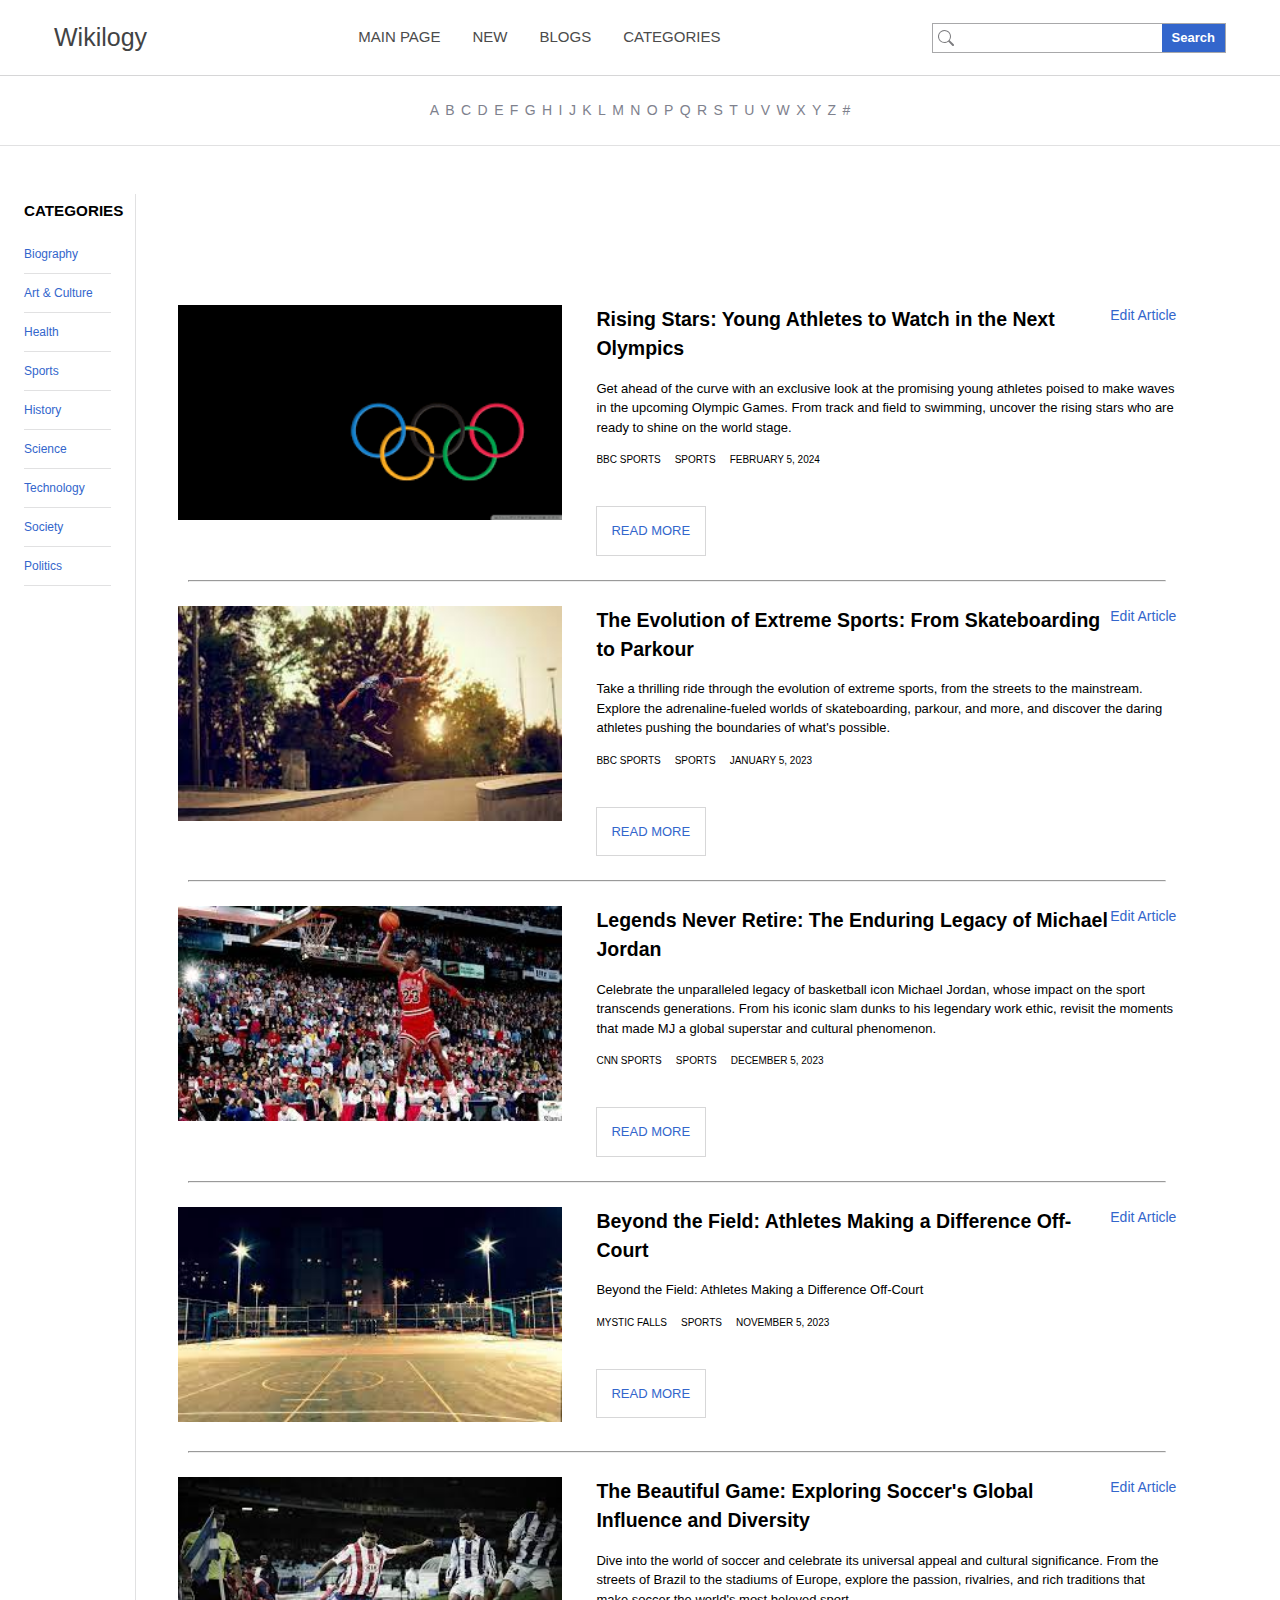
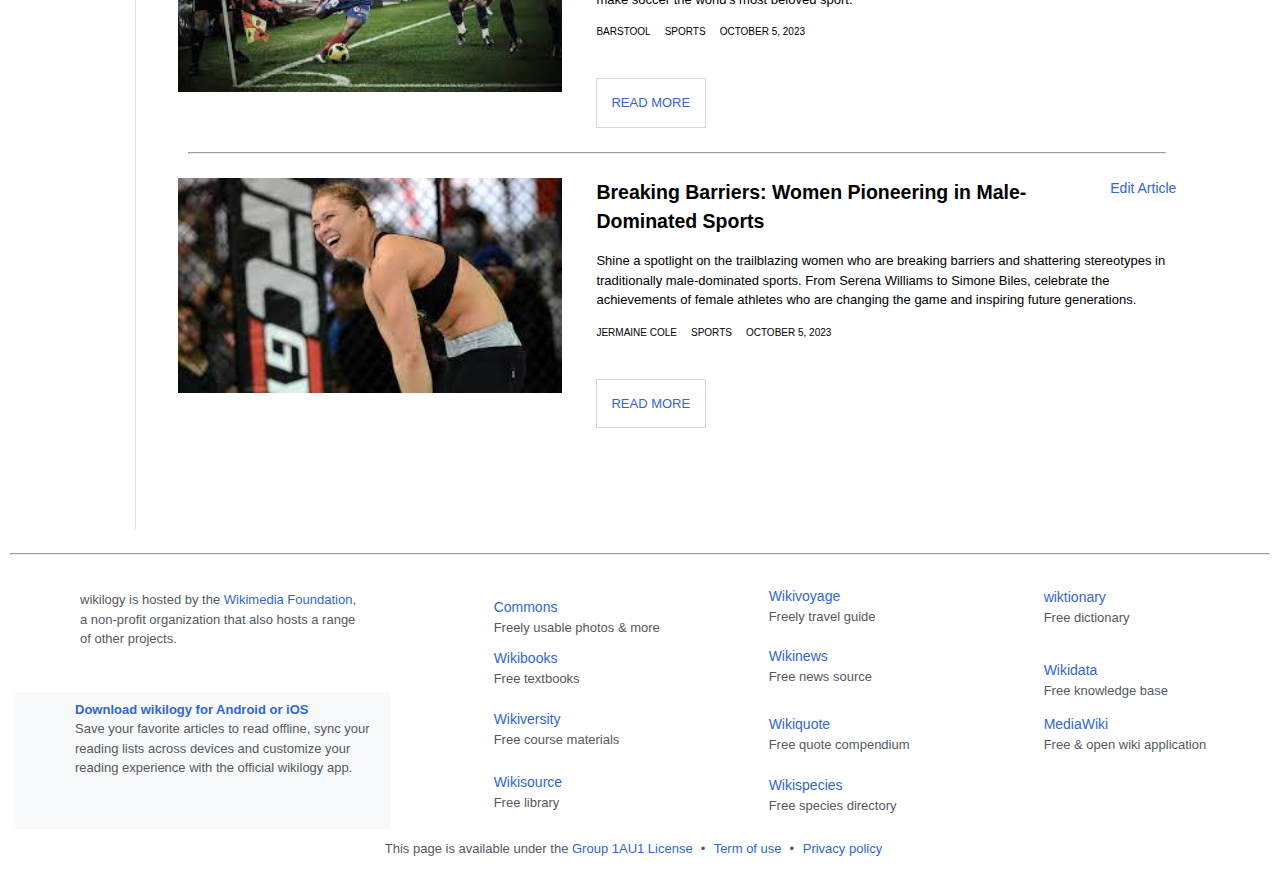
<file: categories/sports.html>
<!DOCTYPE html>
<html lang="en">

<head>
  <meta charset="UTF-8" />
  <meta name="viewport" content="width=device-width, initial-scale=1.0" />
  <title>Sports</title>
  <link rel="stylesheet" href="../css/home.css" />
  <link rel="stylesheet" href="../css/index.css" />
  <link rel="stylesheet" href="../css/random.css" />
</head>

<body>
  <header>
    <nav class="navbar">
      <div class="logo"><a href="../entry.html">Wikilogy</a></div>
      <ul class="nav_manu">
        <li><a href="../index.html">MAIN PAGE</a></li>
        <li><a href="../new.html">NEW</a></li>
        <li><a href="../random.html">BLOGS</a></li>
        <li><a href="">CATEGORIES</a></li>
      </ul>
      <div class="nav_right">
        <div class="input">
          <svg xmlns="http://www.w3.org/2000/svg" width="16" height="16" fill="rgba(115, 115, 118, 0.932)"
            class="bi bi-search" viewBox="0 0 16 16">
            <path
              d="M11.742 10.344a6.5 6.5 0 1 0-1.397 1.398h-.001q.044.06.098.115l3.85 3.85a1 1 0 0 0 1.415-1.414l-3.85-3.85a1 1 0 0 0-.115-.1zM12 6.5a5.5 5.5 0 1 1-11 0 5.5 5.5 0 0 1 11 0" />
          </svg>
          <input type="text" />
        </div>
        <div class="input_search">
          <h4>Search</h4>
        </div>
      </div>
    </nav>
  </header>

  <div class="category_right">
    <!-- <h2 class="category_title">Article Categories</h2> -->
    <div class="article_arrangement">
      <div class="wrapper">
        <div><a href="">A</a></div>
        <div><a href="">B</a></div>
        <div><a href="">C</a></div>
        <div><a href="">D</a></div>
        <div><a href="">E</a></div>
        <div><a href="">F</a></div>
        <div><a href="">G</a></div>
        <div><a href="">H</a></div>
        <div><a href="">I</a></div>
        <div><a href="">J</a></div>
        <div><a href="">K</a></div>
        <div><a href="">L</a></div>
        <div><a href="">M</a></div>
        <div><a href="">N</a></div>
        <div><a href="">O</a></div>
        <div><a href="">P</a></div>
        <div><a href="">Q</a></div>
        <div><a href="">R</a></div>
        <div><a href="">S</a></div>
        <div><a href="">T</a></div>
        <div><a href="">U</a></div>
        <div><a href="">V</a></div>
        <div><a href="">W</a></div>
        <div><a href="">X</a></div>
        <div><a href="">Y</a></div>
        <div><a href="">Z</a></div>
        <div><a href="">#</a></div>
      </div>
    </div>
    <div class="category_in_order">
      <div class="left">
        <h3>CATEGORIES</h3>
        <div class="category">
          <div> <a href="biography.html">Biography </a></div>
          <div> <a href="arts_and_culture.html">Art & Culture</a></div>
          <div> <a href="health.html">Health </a></div>
          <div> <a href="sports.html">Sports </a></div>
          <div> <a href="history.html">History </a></div>
          <div> <a href="science.html">Science </a></div>
          <div> <a href="technology.html">Technology </a></div>
          <div> <a href="society.html">Society </a></div>
          <div> <a href="politics.html">Politics</a></div>
        </div>
      </div>

      <section class="recent_post">
        <div class="recent_wrapper">
          <div class="cards2">
            <div class="card2">
              <div>
                <img src="../images/categories/sports/olympics.png" alt="">
              </div>
              <div class="card2_details">
                
                <div class="heading">
                  <h2>
                    Rising Stars: Young Athletes to Watch in the Next Olympics
                  </h2>
                    <div class="edit">
                      <a href="../edit_page.html">Edit Article</a>
                    </div>
                </div>
                <div>
                  Get ahead of the curve with an exclusive look at the promising young athletes poised to make waves in
                  the upcoming Olympic Games. From track and field to swimming, uncover the rising stars who are ready
                  to shine on the world stage.
                </div>
                <div class="card_details">
                  <div class="">BBC SPORTS</div>
                  <div class="">SPORTS</div>
                  <div class="">February 5, 2024</div>
                </div>
                <div class="card_btn">
                  <a href="#">READ MORE</a>
                </div>
              </div>
            </div>

            <hr>

            <div class="card2">
              <div>
                <img src="../images/categories/sports/skateboard.jpg" alt="">
              </div>
              <div class="card2_details">
                
                <div class="heading">
                  <h2>
                    The Evolution of Extreme Sports: From Skateboarding to Parkour
                  </h2>
                    <div class="edit">
                      <a href="../edit_page.html">Edit Article</a>
                    </div>
                </div>
                <div>
                  Take a thrilling ride through the evolution of extreme sports, from the streets to the mainstream.
                  Explore the adrenaline-fueled worlds of skateboarding, parkour, and more, and discover the daring
                  athletes pushing the boundaries of what's possible.
                </div>
                <div class="card_details">
                  <div class="">BBC SPORTS</div>
                  <div class="">SPORTS</div>
                  <div class="">January 5, 2023</div>
                </div>
                <div class="card_btn">
                  <a href="#">READ MORE</a>
                </div>
              </div>
            </div>

            <hr>

            <div class="card2">
              <div>
                <img src="../images/categories/sports/michael_jordan.jpg" alt="">
              </div>
              <div class="card2_details">
                
                <div class="heading">
                  <h2>
                    Legends Never Retire: The Enduring Legacy of Michael Jordan
                  </h2>
                    <div class="edit">
                      <a href="../edit_page.html">Edit Article</a>
                    </div>
                </div>
                <div>
                  Celebrate the unparalleled legacy of basketball icon Michael Jordan, whose impact on the sport
                  transcends generations. From his iconic slam dunks to his legendary work ethic, revisit the moments
                  that made MJ a global superstar and cultural phenomenon.
                </div>
                <div class="card_details">
                  <div class="">CNN SPORTS</div>
                  <div class="">SPORTS</div>
                  <div class="">December 5, 2023</div>
                </div>
                <div class="card_btn">
                  <a href="#">READ MORE</a>
                </div>
              </div>
            </div>

            <hr>

            <div class="card2">
              <div>
                <img src="../images/categories/sports/basketball_court.jpg" alt="">
              </div>
              <div class="card2_details">
                
                <div class="heading">
                  <h2>
                    Beyond the Field: Athletes Making a Difference Off-Court
                  </h2>
                    <div class="edit">
                      <a href="../edit_page.html">Edit Article</a>
                    </div>
                </div>
                <div>
                  Beyond the Field: Athletes Making a Difference Off-Court
                </div>
                <div class="card_details">
                  <div class="">Mystic Falls</div>
                  <div class="">SPORTS</div>
                  <div class="">November 5, 2023</div>
                </div>
                <div class="card_btn">
                  <a href="#">READ MORE</a>
                </div>
              </div>
            </div>

            <hr>

            <div class="card2">
              <div>
                <img src="../images/categories/sports/soccer.jpg" alt="">
              </div>
              <div class="card2_details">
                
                <div class="heading">
                  <h2>
                    The Beautiful Game: Exploring Soccer's Global Influence and Diversity
                  </h2>
                    <div class="edit">
                      <a href="../edit_page.html">Edit Article</a>
                    </div>
                </div>
                <div>
                  Dive into the world of soccer and celebrate its universal appeal and cultural significance. From the
                  streets of Brazil to the stadiums of Europe, explore the passion, rivalries, and rich traditions that
                  make soccer the world's most beloved sport.
                </div>
                <div class="card_details">
                  <div class="">Barstool</div>
                  <div class="">SPORTS</div>
                  <div class="">October 5, 2023</div>
                </div>
                <div class="card_btn">
                  <a href="#">READ MORE</a>
                </div>
              </div>
            </div>

            <hr>

            <div class="card2">
              <div>
                <img src="../images/categories/sports/women_domination.jpg" alt="">
              </div>
              <div class="card2_details">
                
                <div class="heading">
                  <h2>
                    Breaking Barriers: Women Pioneering in Male-Dominated Sports
                  </h2>
                    <div class="edit">
                      <a href="../edit_page.html">Edit Article</a>
                    </div>
                </div>
                <div>
                  Shine a spotlight on the trailblazing women who are breaking barriers and shattering stereotypes in
                  traditionally male-dominated sports. From Serena Williams to Simone Biles, celebrate the achievements
                  of female athletes who are changing the game and inspiring future generations.
                </div>
                <div class="card_details">
                  <div class="">Jermaine Cole</div>
                  <div class="">SPORTS</div>
                  <div class="">October 5, 2023</div>
                </div>
                <div class="card_btn">
                  <a href="#">READ MORE</a>
                </div>
              </div>
            </div>
          </div>
        </div>
      </section>
    </div>
  </div>
  </div>

  <hr>

  <footer class="footer">
    <div class="footer_description">
      <i class="sprite footer_description--logo"></i>
      <p class="footer_description--paragraph">wikilogy is hosted by the <a href="#">Wikimedia Foundation</a>, a
        non-profit organization that also hosts a range of other projects.</p>
    </div>
    <div class="footer_projects">
      <div class="footer_projects--item">
        <a href="#">
          <div class="item_icon">
            <i class="sprite commons"></i>
          </div>
          <div class="item_text">
            <span class="item_text--title">Commons</span><span class="item_text--sub">Freely usable photos & more</span>
          </div>
        </a>
      </div>
      <div class="footer_projects--item">
        <a href="#">
          <div class="item_icon">
            <i class="sprite wikivoyage"></i>
          </div>
          <div class="item_text">
            <span class="item_text--title">Wikivoyage</span><span class="item_text--sub">Freely travel guide</span>
          </div>
        </a>
      </div>
      <div class="footer_projects--item">
        <a href="#">
          <div class="item_icon">
            <i class="sprite wiktionary"></i>
          </div>
          <div class="item_text">
            <span class="item_text--title">wiktionary</span><span class="item_text--sub">Free dictionary</span>
          </div>
        </a>
      </div>
      <div class="footer_projects--item">
        <a href="#">
          <div class="item_icon">
            <i class="sprite wikibooks"></i>
          </div>
          <div class="item_text">
            <span class="item_text--title">Wikibooks</span><span class="item_text--sub">Free textbooks</span>
          </div>
        </a>
      </div>
      <div class="footer_projects--item">
        <a href="#">
          <div class="item_icon">
            <i class="sprite wikinews"></i>
          </div>
          <div class="item_text">
            <span class="item_text--title">Wikinews</span><span class="item_text--sub">Free news source</span>
          </div>
        </a>
      </div>
      <div class="footer_projects--item">
        <a href="#">
          <div class="item_icon">
            <i class="sprite wikidata"></i>
          </div>
          <div class="item_text">
            <span class="item_text--title">Wikidata</span><span class="item_text--sub">Free knowledge base</span>
          </div>
        </a>
      </div>
      <div class="footer_projects--item">
        <a href="#">
          <div class="item_icon">
            <i class="sprite wikiversity"></i>
          </div>
          <div class="item_text">
            <span class="item_text--title">Wikiversity</span><span class="item_text--sub">Free course materials</span>
          </div>
        </a>
      </div>
      <div class="footer_projects--item">
        <a href="#">
          <div class="item_icon">
            <i class="sprite wikiquote"></i>
          </div>
          <div class="item_text">
            <span class="item_text--title">Wikiquote</span><span class="item_text--sub">Free quote compendium</span>
          </div>
        </a>
      </div>
      <div class="footer_projects--item">
        <a href="#">
          <div class="item_icon">
            <i class="sprite mediawiki"></i>
          </div>
          <div class="item_text">
            <span class="item_text--title">MediaWiki</span><span class="item_text--sub">Free & open wiki
              application</span>
          </div>
        </a>
      </div>
      <div class="footer_projects--item">
        <a href="#">
          <div class="item_icon">
            <i class="sprite wikisource"></i>
          </div>
          <div class="item_text">
            <span class="item_text--title">Wikisource</span><span class="item_text--sub">Free library</span>
          </div>
        </a>
      </div>
      <div class="footer_projects--item">
        <a href="#">
          <div class="item_icon">
            <i class="sprite wikispecies"></i>
          </div>
          <div class="item_text">
            <span class="item_text--title">Wikispecies</span><span class="item_text--sub">Free species directory</span>
          </div>
        </a>
      </div>
    </div>
    <div class="footer_app">
      <i class="sprite footer_app--logo"></i>
      <div class="footer_app--text">
        <strong class="title"><a href="#">Download wikilogy for Android or iOS</a></strong>
        <p class="paragraph">
          Save your favorite articles to read offline, sync your reading lists across devices and customize your reading
          experience with the official wikilogy app.</p>
      </div>
      <ul class="footer_app--icons">
        <il class="apps"><a href="#"><span class="sprite apps_android"></span></a></il>
        <il class="apps"><a href="#"><span class="sprite apps_iOS"></span></a></il>
      </ul>
    </div>
    <div class="footer_terms">
      <p class="footer_terms--text">
        <small>This page is available under the <a href="#">Group 1AU1 License</a></small>
        <small><a href="#">Term of use</a></small>
        <small><a href="#">Privacy policy</a></small>
      </p>
    </div>
  </footer>
</body>

</html>
</file>
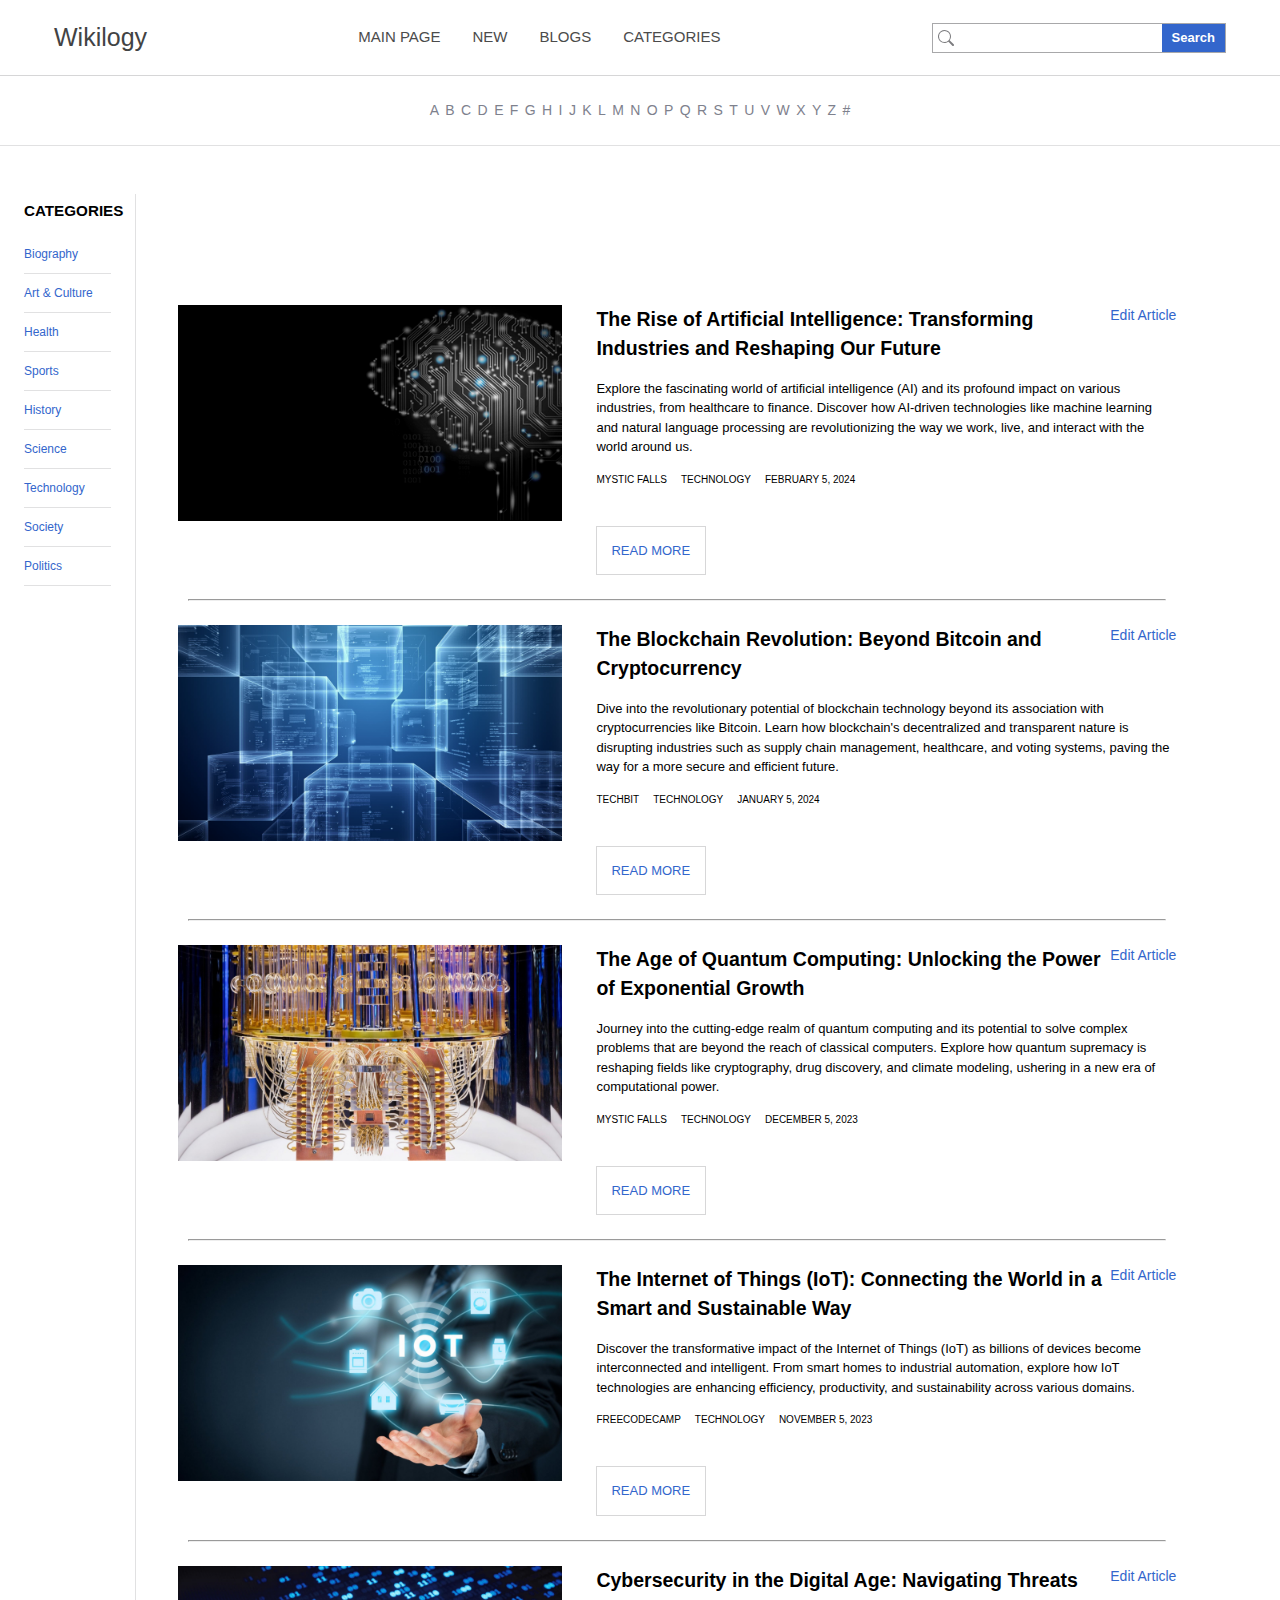
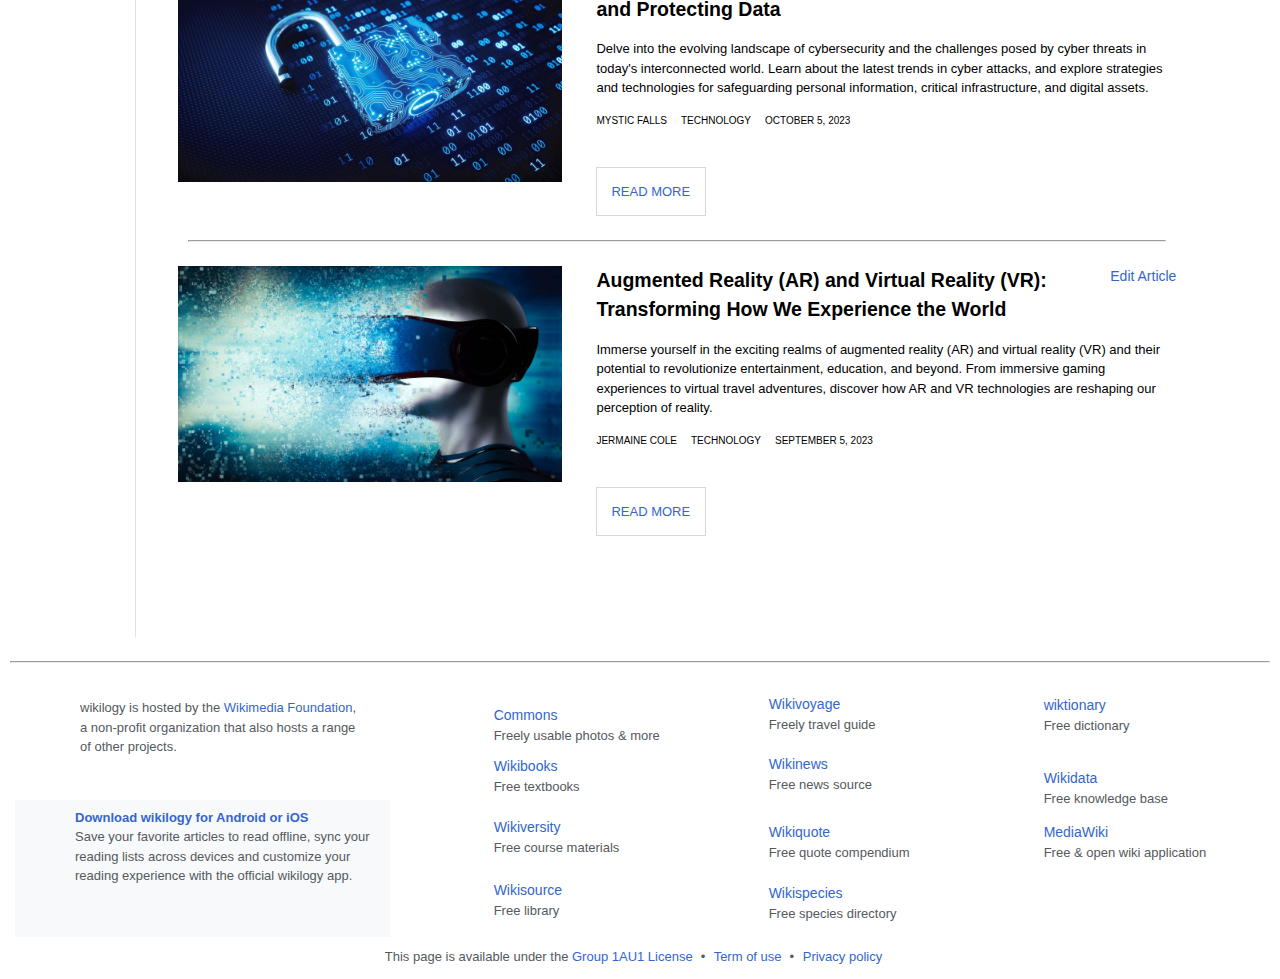
<file: categories/technology.html>
<!DOCTYPE html>
<html lang="en">

<head>
  <meta charset="UTF-8" />
  <meta name="viewport" content="width=device-width, initial-scale=1.0" />
  <title>Technology</title>
  <link rel="stylesheet" href="../css/home.css" />
  <link rel="stylesheet" href="../css/index.css" />
  <link rel="stylesheet" href="../css/random.css" />
</head>

<body>
  <header>
    <nav class="navbar">
      <div class="logo"><a href="../entry.html">Wikilogy</a></div>
      <ul class="nav_manu">
        <li><a href="../index.html">MAIN PAGE</a></li>
        <li><a href="../new.html">NEW</a></li>
        <li><a href="../random.html">BLOGS</a></li>
        <li><a href="">CATEGORIES</a></li>
      </ul>
      <div class="nav_right">
        <div class="input">
          <svg xmlns="http://www.w3.org/2000/svg" width="16" height="16" fill="rgba(115, 115, 118, 0.932)"
            class="bi bi-search" viewBox="0 0 16 16">
            <path
              d="M11.742 10.344a6.5 6.5 0 1 0-1.397 1.398h-.001q.044.06.098.115l3.85 3.85a1 1 0 0 0 1.415-1.414l-3.85-3.85a1 1 0 0 0-.115-.1zM12 6.5a5.5 5.5 0 1 1-11 0 5.5 5.5 0 0 1 11 0" />
          </svg>
          <input type="text" />
        </div>
        <div class="input_search">
          <h4>Search</h4>
        </div>
      </div>
    </nav>
  </header>

  <div class="category_right">
    <!-- <h2 class="category_title">Article Categories</h2> -->
    <div class="article_arrangement">
      <div class="wrapper">
        <div><a href="">A</a></div>
        <div><a href="">B</a></div>
        <div><a href="">C</a></div>
        <div><a href="">D</a></div>
        <div><a href="">E</a></div>
        <div><a href="">F</a></div>
        <div><a href="">G</a></div>
        <div><a href="">H</a></div>
        <div><a href="">I</a></div>
        <div><a href="">J</a></div>
        <div><a href="">K</a></div>
        <div><a href="">L</a></div>
        <div><a href="">M</a></div>
        <div><a href="">N</a></div>
        <div><a href="">O</a></div>
        <div><a href="">P</a></div>
        <div><a href="">Q</a></div>
        <div><a href="">R</a></div>
        <div><a href="">S</a></div>
        <div><a href="">T</a></div>
        <div><a href="">U</a></div>
        <div><a href="">V</a></div>
        <div><a href="">W</a></div>
        <div><a href="">X</a></div>
        <div><a href="">Y</a></div>
        <div><a href="">Z</a></div>
        <div><a href="">#</a></div>
      </div>
    </div>
    <div class="category_in_order">
      <div class="left">
        <h3>CATEGORIES</h3>
        <div class="category">
          <div> <a href="biography.html">Biography </a></div>
          <div> <a href="arts_and_culture.html">Art & Culture</a></div>
          <div> <a href="health.html">Health </a></div>
          <div> <a href="sports.html">Sports </a></div>
          <div> <a href="history.html">History </a></div>
          <div> <a href="science.html">Science </a></div>
          <div> <a href="technology.html">Technology </a></div>
          <div> <a href="society.html">Society </a></div>
          <div> <a href="politics.html">Politics</a></div>
        </div>
      </div>

      <section class="recent_post">
        <div class="recent_wrapper">
          <div class="cards2">
            <div class="card2">
              <div>
                <img src="../images/categories/technology/artificial_intelligence.jpg" alt="">
              </div>
              <div class="card2_details">
                
                <div class="heading">
                  <h2>
                    The Rise of Artificial Intelligence: Transforming Industries and Reshaping Our Future
                  </h2>
                    <div class="edit">
                      <a href="../edit_page.html">Edit Article</a>
                    </div>
                </div>
                <div>
                  Explore the fascinating world of artificial intelligence (AI) and its profound impact on various
                  industries, from healthcare to finance. Discover how AI-driven technologies like machine learning and
                  natural language processing are revolutionizing the way we work, live, and interact with the world
                  around us.
                </div>
                <div class="card_details">
                  <div class="">Mystic Falls</div>
                  <div class="">TECHNOLOGY</div>
                  <div class="">February 5, 2024</div>
                </div>
                <div class="card_btn">
                  <a href="#">READ MORE</a>
                </div>
              </div>
            </div>

            <hr>

            <div class="card2">
              <div>
                <img src="../images/categories/technology/blockchain.jpg" alt="">
              </div>
              <div class="card2_details">
                
                <div class="heading">
                  <h2>
                    The Blockchain Revolution: Beyond Bitcoin and Cryptocurrency
                  </h2>
                    <div class="edit">
                      <a href="../edit_page.html">Edit Article</a>
                    </div>
                </div>
                <div>
                  Dive into the revolutionary potential of blockchain technology beyond its association with
                  cryptocurrencies like Bitcoin. Learn how blockchain's decentralized and transparent nature is
                  disrupting industries such as supply chain management, healthcare, and voting systems, paving the way
                  for a more secure and efficient future.
                </div>
                <div class="card_details">
                  <div class="">TECHBIT</div>
                  <div class="">TECHNOLOGY</div>
                  <div class="">January 5, 2024</div>
                </div>
                <div class="card_btn">
                  <a href="#">READ MORE</a>
                </div>
              </div>
            </div>

            <hr>

            <div class="card2">
              <div>
                <img src="../images/categories/technology/quantum_computing.jpg" alt="">
              </div>
              <div class="card2_details">
                
                <div class="heading">
                  <h2>
                    The Age of Quantum Computing: Unlocking the Power of Exponential Growth
                  </h2>
                    <div class="edit">
                      <a href="../edit_page.html">Edit Article</a>
                    </div>
                </div>
                <div>
                  Journey into the cutting-edge realm of quantum computing and its potential to solve complex problems
                  that are beyond the reach of classical computers. Explore how quantum supremacy is reshaping fields
                  like cryptography, drug discovery, and climate modeling, ushering in a new era of computational power.
                </div>
                <div class="card_details">
                  <div class="">Mystic Falls</div>
                  <div class="">TECHNOLOGY</div>
                  <div class="">December 5, 2023</div>
                </div>
                <div class="card_btn">
                  <a href="#">READ MORE</a>
                </div>
              </div>
            </div>

            <hr>

            <div class="card2">
              <div>
                <img src="../images/categories/technology/internet_of_things.jpg" alt="">
              </div>
              <div class="card2_details">
                
                <div class="heading">
                  <h2>
                    The Internet of Things (IoT): Connecting the World in a Smart and Sustainable Way
                  </h2>
                    <div class="edit">
                      <a href="../edit_page.html">Edit Article</a>
                    </div>
                </div>
                <div>
                  Discover the transformative impact of the Internet of Things (IoT) as billions of devices become
                  interconnected and intelligent. From smart homes to industrial automation, explore how IoT
                  technologies are enhancing efficiency, productivity, and sustainability across various domains.
                </div>
                <div class="card_details">
                  <div class="">FreeCodeCamp</div>
                  <div class="">TECHNOLOGY</div>
                  <div class="">November 5, 2023</div>
                </div>
                <div class="card_btn">
                  <a href="#">READ MORE</a>
                </div>
              </div>
            </div>

            <hr>

            <div class="card2">
              <div>
                <img src="../images/categories/technology/cybersecurity.jpg" alt="">
              </div>
              <div class="card2_details">
                
                <div class="heading">
                  <h2>
                    Cybersecurity in the Digital Age: Navigating Threats and Protecting Data
                  </h2>
                    <div class="edit">
                      <a href="../edit_page.html">Edit Article</a>
                    </div>
                </div>
                <div>
                  Delve into the evolving landscape of cybersecurity and the challenges posed by cyber threats in
                  today's interconnected world. Learn about the latest trends in cyber attacks, and explore strategies
                  and technologies for safeguarding personal information, critical infrastructure, and digital assets.
                </div>
                <div class="card_details">
                  <div class="">Mystic Falls</div>
                  <div class="">TECHNOLOGY</div>
                  <div class="">October 5, 2023</div>
                </div>
                <div class="card_btn">
                  <a href="#">READ MORE</a>
                </div>
              </div>
            </div>

            <hr>

            <div class="card2">
              <div>
                <img src="../images/categories/technology/augmented_reality.jpg" alt="">
              </div>
              <div class="card2_details">
                
                <div class="heading">
                  <h2>
                    Augmented Reality (AR) and Virtual Reality (VR): Transforming How We Experience the World
                  </h2>
                    <div class="edit">
                      <a href="../edit_page.html">Edit Article</a>
                    </div>
                </div>
                <div>
                  Immerse yourself in the exciting realms of augmented reality (AR) and virtual reality (VR) and their
                  potential to revolutionize entertainment, education, and beyond. From immersive gaming experiences to
                  virtual travel adventures, discover how AR and VR technologies are reshaping our perception of
                  reality.
                </div>
                <div class="card_details">
                  <div class="">Jermaine Cole</div>
                  <div class="">TECHNOLOGY</div>
                  <div class="">September 5, 2023</div>
                </div>
                <div class="card_btn">
                  <a href="#">READ MORE</a>
                </div>
              </div>
            </div>
          </div>
        </div>
      </section>
    </div>
  </div>
  </div>

  <hr>

  <footer class="footer">
    <div class="footer_description">
      <i class="sprite footer_description--logo"></i>
      <p class="footer_description--paragraph">wikilogy is hosted by the <a href="#">Wikimedia Foundation</a>, a
        non-profit organization that also hosts a range of other projects.</p>
    </div>
    <div class="footer_projects">
      <div class="footer_projects--item">
        <a href="#">
          <div class="item_icon">
            <i class="sprite commons"></i>
          </div>
          <div class="item_text">
            <span class="item_text--title">Commons</span><span class="item_text--sub">Freely usable photos & more</span>
          </div>
        </a>
      </div>
      <div class="footer_projects--item">
        <a href="#">
          <div class="item_icon">
            <i class="sprite wikivoyage"></i>
          </div>
          <div class="item_text">
            <span class="item_text--title">Wikivoyage</span><span class="item_text--sub">Freely travel guide</span>
          </div>
        </a>
      </div>
      <div class="footer_projects--item">
        <a href="#">
          <div class="item_icon">
            <i class="sprite wiktionary"></i>
          </div>
          <div class="item_text">
            <span class="item_text--title">wiktionary</span><span class="item_text--sub">Free dictionary</span>
          </div>
        </a>
      </div>
      <div class="footer_projects--item">
        <a href="#">
          <div class="item_icon">
            <i class="sprite wikibooks"></i>
          </div>
          <div class="item_text">
            <span class="item_text--title">Wikibooks</span><span class="item_text--sub">Free textbooks</span>
          </div>
        </a>
      </div>
      <div class="footer_projects--item">
        <a href="#">
          <div class="item_icon">
            <i class="sprite wikinews"></i>
          </div>
          <div class="item_text">
            <span class="item_text--title">Wikinews</span><span class="item_text--sub">Free news source</span>
          </div>
        </a>
      </div>
      <div class="footer_projects--item">
        <a href="#">
          <div class="item_icon">
            <i class="sprite wikidata"></i>
          </div>
          <div class="item_text">
            <span class="item_text--title">Wikidata</span><span class="item_text--sub">Free knowledge base</span>
          </div>
        </a>
      </div>
      <div class="footer_projects--item">
        <a href="#">
          <div class="item_icon">
            <i class="sprite wikiversity"></i>
          </div>
          <div class="item_text">
            <span class="item_text--title">Wikiversity</span><span class="item_text--sub">Free course materials</span>
          </div>
        </a>
      </div>
      <div class="footer_projects--item">
        <a href="#">
          <div class="item_icon">
            <i class="sprite wikiquote"></i>
          </div>
          <div class="item_text">
            <span class="item_text--title">Wikiquote</span><span class="item_text--sub">Free quote compendium</span>
          </div>
        </a>
      </div>
      <div class="footer_projects--item">
        <a href="#">
          <div class="item_icon">
            <i class="sprite mediawiki"></i>
          </div>
          <div class="item_text">
            <span class="item_text--title">MediaWiki</span><span class="item_text--sub">Free & open wiki
              application</span>
          </div>
        </a>
      </div>
      <div class="footer_projects--item">
        <a href="#">
          <div class="item_icon">
            <i class="sprite wikisource"></i>
          </div>
          <div class="item_text">
            <span class="item_text--title">Wikisource</span><span class="item_text--sub">Free library</span>
          </div>
        </a>
      </div>
      <div class="footer_projects--item">
        <a href="#">
          <div class="item_icon">
            <i class="sprite wikispecies"></i>
          </div>
          <div class="item_text">
            <span class="item_text--title">Wikispecies</span><span class="item_text--sub">Free species directory</span>
          </div>
        </a>
      </div>
    </div>
    <div class="footer_app">
      <i class="sprite footer_app--logo"></i>
      <div class="footer_app--text">
        <strong class="title"><a href="#">Download wikilogy for Android or iOS</a></strong>
        <p class="paragraph">
          Save your favorite articles to read offline, sync your reading lists across devices and customize your reading
          experience with the official wikilogy app.</p>
      </div>
      <ul class="footer_app--icons">
        <il class="apps"><a href="#"><span class="sprite apps_android"></span></a></il>
        <il class="apps"><a href="#"><span class="sprite apps_iOS"></span></a></il>
      </ul>
    </div>
    <div class="footer_terms">
      <p class="footer_terms--text">
        <small>This page is available under the <a href="#">Group 1AU1 License</a></small>
        <small><a href="#">Term of use</a></small>
        <small><a href="#">Privacy policy</a></small>
      </p>
    </div>
  </footer>
</body>

</html>
</file>
<file: css/home.css>
*{
  margin: 0px;
  padding: 0px;
}

body {
    font-size: 13px;
    font-family: 'Roboto', sans-serif;
    line-height: 1.5;
    
  }
  
  a {
    text-decoration: none;
    color: #36c;
  }
  
  .header {
    margin: 55px auto 5px;
    text-align: center;
    width: 270px;
  }
  
  .sprite {
    background-image: url('https://www.wikipedia.org/portal/wikipedia.org/assets/img/sprite-46c49284.svg');
    display: inline-block;
    color: black;
  }
  
  .header .title {
    margin: 12px auto;
    font-weight: bold;
    font-family: 'Lora', serif;
  }
  
  .header .title .title_image {
    display: inline-block;
    width: 176px;
    height: 32px;
    background-position: 0 -254px;
    /* color: transparent; */
  }
  
  .header .title .title_text {
    display: inline-block;
    font-size: 15px;
    font-family: 'Lora', serif;
    font-weight: 400;
    line-height: 33px;
  }
  
  main {
    width: 100%;
    text-align: center;
    margin-bottom: 48px;
  }
  
  hr {
    margin: 0 10px;
  }
  
  main .article ul {
    position: relative;
    display: block;
    margin: auto;
    width: 546px;
    height: 325px;
  }
  
  main .article ul .article_item {
    background-color: white;
    position: absolute;
    list-style: none;
    line-height: 21px;
    width: 156px;
    text-align: center;
    cursor: pointer;
  }
  
  main .article ul img{
    width: 200px;
    position: absolute;
    top: 64px;
    left: 180px;
  }
  
  ul .article_item .item_language {
    display: block;
    font-size: 16px;
    font-weight: 700;
    letter-spacing: 1px;
  }
  
  ul .article_item:hover .item_language{
    text-decoration: underline;
  }
  
  ul .article_item .item_number {
    font-size: 13px;
    color: #54595d;
  }
  
  
  .lang1 {
    top: 0;
    right: 60%;
  }
  
  .lang2 {
    left: 60%;
    top: 0;
  }
  
  .lang3 {
    right: 70%;
    top: 20%;
  }
  
  .lang4 {
    left: 70%;
    top: 20%;
  }
  
  .lang5 {
    right: 72%;
    top: 40%;
  }
  
  .lang6 {
    left: 72%;
    top: 40%;
  }
  
  .lang7 {
    right: 70%;
    top: 60%;
  }
  
  .lang8 {
    left: 70%;
    top: 60%;
  }
  
  .lang9 {
    right: 60%;
    top: 80%;
  }
  
  .lang10 {
    left: 60%;
    top: 80%;
  }
  
  .search {
    margin: 0px auto 20px;
    line-height: 21px;
    width: 540px;
  }

  .search{
    margin-top: -34px;
  }
  
  .search fieldset {
    border: none;
    text-align: center;
    padding: 6px 10px 12px;
    margin: 0;
    word-spacing: -4px;
  }
  
  .search .search_box {
    position: relative;
    width: 73%;
    line-height: 21px;
    display: inline-block;
  }
  
  .search_box .box_input {
    height: 26px;
    width: 100%;
    padding: 5px 40px 5px 0px;
    border: 1px solid #a2a9b1;
    font-size: 16px;
    font-family: 'Roboto', sans-serif;
    font-stretch: 100%;
  }
  
  .search_box .box_input:hover {
    border-color: #72777d;
  }
  
  .search_box .box_input:focus {
    border-color: #36c;
    box-shadow: inset 0 0 0 1px #36c;
    outline: 0;
  }
  
  .search_box .box_language {
    position: absolute;
    height: 24px;
    max-width: 95px;
    top: 12px;
    right: 32px;
  }
  
  .search_box .box_language label {
    display: inline-block;
    color: #54595d;
    font-size: 13px;
    font-family: 'Roboto', sans-serif;
  }
  
  .search_box .box_language i {
    background-position: 0 -519px;
    position: absolute;
    top: 6px;
    left: 22px;
    width: 12px;
    height: 8px;
  }
  
  .box_language .language_select {
    position: absolute;
    top: 0;
    border: none;
    width: 100%;
    height: 100%;
    z-index: 1;
    padding: 0 24px;
    right: 0;
    opacity: 0;
    cursor: pointer;
  }
  
  .language_select option {
    background-color: red;
    height: auto;
    width: auto;
    font-size: 14px;
    text-align: left;
  }
  
  .search .search_button {
    background-color: #36c;
    border: 1px solid #36c;
    padding: 8px 16px;
    position: relative;
    height: 100%;
    min-width: 16px;
    line-height: normal;
    border-radius: 0 2px 2px 0;
  }
  
  .search_button i {
    background-position: 0 -697px;
    text-indent: -9999px;
    font-size: 16px;
    font-stretch: 100%;
    font-weight: 700;
    height: 22px;
    width: 22px;
  }
  
  .language .language_button {
    text-align: center;
  }
  
  .language .language_line {
    background-color: #c8ccd1;
    position: relative;
    height: 1px;
    width: 80%;
    max-width: 460px;
    z-index: -1;
    margin: -16px auto 0;
  }
  
  .language_button button {
    background-color: #f8f9fa;
    padding: 6px 12px;
    color: #36c;
    line-height: 14px;
    font-size: 14px;
    border: 1px solid #a2a9b1;
    border-radius: 2px;
    cursor: pointer;
    font-weight: 700;
    outline: 16px solid #fff;
  }
  
  .language_button button:hover {
    background-color: #fff;
    border-color: #a2a9b1;
  }
  
  .language_button button:focus {
    border-color: #36c;
    box-shadow: inset 0 0 0 1px #36c;
  }
  
  .language_button--A {
    vertical-align: middle;
    height: 22px;
    width: 22px;
    background-position: 0 -617px;
  }
  
  .language_button--arrow {
    vertical-align: middle;
    height: 14px;
    width: 14px;
    background-position: 0 -527px;
  }
  
  .language_button--text {
    vertical-align: middle;
    margin: 0 6px;
  }
  
  .footer {
    display: grid;
    grid-template-columns: 30% 1fr;
    grid-template-rows: 35% 1fr 30px;
    grid-row-gap: 10px;
    grid-column-gap: 50px;
    color: #54595d;
    font-weight: normal;
    /* margin: 50px; */
    margin: 30px 15px 10px;
  }
  
  .footer_description {
    align-items: start;
    padding: 5px;
  }
  
  .footer_description--logo {
    display: block;
    position: absolute;
    height: 44px;
    width: 44px;
    background-position: 0 -212px;
  }
  
  .footer_description--paragraph {
    padding: 0 20px 0 60px;
    margin: 0;
  }
  
  .footer_description--paragraph a:hover {
    text-decoration: underline;
  }
  
  .footer_app {
    background-color: #f8f9fa;
    padding: 8px 20px 8px 10px;
  }
  
  .footer_app--logo {
    height: 42px;
    width: 42px;
    background-position: 0 -719px;
    position: absolute;
    display: block;
  }
  
  .footer_app--text {
    padding-left: 50px;
  }
  
  .footer_app--text .tittle a:hover {
    text-decoration: underline;
  }
  
  .footer_app--icons {
    margin-bottom: 0;
  }
  
  .apps .apps_android {
    background-position: 0 -541px;
    height: 38px;
    width: 124px;
  }
  .apps .apps_iOS {
    height: 38px;
    width: 124px;
    background-position: 0 -579px;
  }
  
  .footer_projects {
    grid-column: 2 / 3;
    grid-row: 1 / 3;
    display: grid;
    grid-template-rows: repeat(4, 1fr);
    grid-template-columns: repeat(3, 1fr);
  }
  
  .footer_projects--item {
    align-self: stretch;
  }
  
  .footer_projects--item a {
    height: 90px;
  }
  
  .item_icon {
    width: 50px;
    height: 50px;
    display: inline-block;
  }
  
  .item_text {
    display: inline-block;
  }
  
  .item_text--title {
    display: block;
    font-size: 14px;
  }
  
  .item_text--sub {
    color: #54595d;
  }
  
  
  .commons {
    background-position: 0 0;
    width: 47px;
    height: 47px;
  }
  
  .wikivoyage {
    background-position: 0 -446px;
    height: 36px;
    width: 36px;
  }
  
  .wiktionary {
    background-position: 0 -482px;
    height: 37px;
    width: 37px;
  }
  
  .wikibooks {
    background-position: 0 -126px;
    height: 37px;
    width: 37px;
  }
  
  .wikinews {
    background-image: url('https://www.wikipedia.org/portal/wikipedia.org/assets/img/Wikinews-logo_sister@2x.png');
    background-size: 47px 26px;
    height: 26px;
    width: 47px;
  }
  
  .wikidata {
    background-position: 0 -163px;
    height: 49px;
    width: 49px;
  }
  
  .wikiversity {
    background-position: 0 -409px;
    height: 37px;
    width: 43px;
  }
  
  .wikiquote {
    background-position: 0 -286px;
    height: 42px;
    width: 42px;
  }
  
  .mediawiki {
    background-position: 0 -47px;
    height: 42px;
    width: 42px;
  }
  
  .wikisource {
    background-position: 0 -328px;
    height: 39px;
    width: 39px;
  }
  
  .wikispecies {
    background-position: 0 -367px;
    height: 42px;
    width: 42px;
  }
  
  .meta-wiki {
    background-position: 0 -89px;
    height: 37px;
    width: 37px;
  }
  
  .footer_terms {
    grid-column: 1 / 3;
  }
  
  .footer_terms--text {
    margin: 0;
    text-align: center;
  }
  
  .footer_terms--text small {
    font-size: 13px;
  }
  
  .footer_terms--text small::after {
    display: inline-block;
    content: "\2022";
    margin-left: 8px;
    margin-right: 5px;
    font-size: 13px;
  }
  
  .footer_terms--text small:last-child::after {
    display: inline-block;
    content: "";
  }
  .footer_terms--text small a:hover {
    text-decoration: underline;
  }
  
  .logo{
    font-family: 'Franklin Gothic Medium', 'Arial Narrow', Arial, sans-serif;
    font-size: 25px;
    color: #424344;
  }

  .logo a{
    color: #424344;
  }

  header{
    display: flex;
    /* align-items: center; */
    justify-content: space-between;
    height: 75px;
    border-bottom: 0.8px solid rgba(158, 158, 160, 0.42);
  }

.navbar{
  display: flex;
  justify-content: space-between;
  align-items: center;
  margin: 0px 54px;
  gap: 38px;
  width: 100%;
}
.nav_manu{
  display: flex;
  gap: 32px;
  font-weight: 400;
}

.nav_manu li{
  list-style: none;
  text-decoration: none;
}
.nav_manu li a{
  font-size: 15px;
  color: rgb(75, 75, 75);
}

.nav_right, .nav_right div{
  display: flex;
  gap: 14px;
  color: white;
  cursor: default;
}

.span{
  color: blue;
}
</file>
<file: css/index.css>
.main_page{
    display: flex;
    /* justify-content: center; */
}

.nav_right{
    display: flex;
    /* border: 1px solid; */
    height: 28px;
    border: 01px solid rgba(158, 158, 160, 0.895);
}

.input{
    display: flex;
    gap: 5px;
    /* padding: 0px 4px; */
    height: 28px;
    width: 100%;
    /* border: 1px solid; */
}
.input svg{
    margin-left: 5px;
    align-self: center;
}
.input input{
    outline: none;
    width: 180px;
    border: none;
}

.input_search{
    display: flex;
    align-items: center;
    background-color: #36c;
    color: white;
    padding: 0px 10px;
    height: 28px;
}

.categories{
    display: flex;
    justify-content: center;
    width: 100%;

}

.categories .wrapper{
    display: flex;
    align-items: start;
    width: 100%;
}

.category_left{
    display: grid;
    grid-template-columns: repeat(3, 18.6vw);
    gap: 0px;
    /* width: 50%; */
    /* border: 1px solid; */
    align-items: start;

}

.img_wrapper{
    position: relative;
    width: 100%;
    height: 48vh;
    /* border: 1px solid; */
}
.img_wrapper::after {
    content: "";
    position: absolute;
    top: 0;
    left: 0;
    width: 100%;
    height: 100%;
    background-color: rgba(0, 0, 0, 0.4);
}

.img_wrapper img{
    width: 100%;
    height: 100%;
}

.img_wrapper div{
    display: flex;
    flex-direction: column;
    position: absolute;
    left: 24px;
    bottom: 32px;
    gap: 15px;
    color: white;
    z-index: 1;
    font-style: italic;
}

.img_wrapper div h2{
    font-style: normal;
}

.category_right{
    width: 100%;
}

.article_arrangement{
    border-bottom: 0.5px solid rgba(158, 158, 160, 0.308);
    width: 100%;
}
.article_arrangement .wrapper{
    gap: 6.4px;
    display: flex;
    flex-wrap: wrap;
    justify-content: center;
    padding: 24px 0px 24px 0px;
    /* margin-left: 16px; */
    /* justify-content: center; */
}
.article_arrangement a{
    color: rgb(126, 129, 141);
    font-size: 14px;
    font-weight: 400;
}

.category_in_order{
    display: flex;
    gap: 12px;
    padding: 24px;
    margin-top: 24px;

}

.category_in_order .left{
    border-right: 0.5px solid rgba(158, 158, 160, 0.308);
    padding: 6px 12px 6px 0px;
}

.category{
    margin-top: 12px;
    margin-right: 12px;
}

.category div{
    padding: 10px 0px;
    font-size: 12px;
    border-bottom: 0.5px solid rgba(158, 158, 160, 0.308);
    color: rgba(115, 115, 118, 0.932);
}

.category_in_order .right h3{
    margin-top: 5px;
    margin-bottom: 12px;
}

.category_in_order .right_img{
    display: flex;
    align-items: start;
    gap: 4px 7px;
    font-size: smaller;
    padding: 10px 0px;
    border-bottom: 0.5px solid rgba(158, 158, 160, 0.308);
}

.detail{
    display: flex;
    flex-direction: column;
    gap: 6px;
    line-height: 17px;
}

.detail div{
    display: flex;
    gap: 5px;
    color: rgba(115, 115, 118, 0.932);
}

.right_wrapper{
    display: flex;
    flex-direction: column;
    gap: 10px;
}

.right_wrapper .right_img img{
    width: 126px;
    height: 98px;
}

.right_wrapper .right_img:nth-of-type(4){
    border-bottom: none;
}
.recent_post{
    margin-top: 45px;
    margin-bottom: 35px;
}

.recent_wrapper{
    display: flex;
    flex-direction: column;
    align-items: center;
    margin: 34px;
}

.recent_post h1{
    text-align: center;
    font-size: 30px;
}

.recent_cards{
    display: flex;
    justify-content: center;
    margin-top: 36px;
    margin:36px;
    gap: 12px;
}

.card{
    display: flex;
    flex-direction: column;
    gap: 14px;
    font-size: 12px;
    color: rgba(115, 115, 118, 0.932);
}

.card h2{
    color: black;
}

.recent_cards .card img{
    width: 29vw;
    height: 215px;
}

.card_details{
    display: flex;
    gap: 14px;
    text-transform: uppercase;
    font-size: 10px;
    font-weight: 500;
}

.cards2{
    display: flex;
    flex-direction: column;
    margin-top: 20px;
    margin:36px 10px;
    gap: 24px;
}

.card2{
    display: flex;
    gap: 34px;
}
.card2 img{
    width: 30vw;
}

.card2_details{
    display: flex;
    flex-direction: column;
    gap: 15px;
    width: 580px;
}

.card_btn{
    width: 80px;
    padding: 14px;
    margin-top: 24px;
    border: 1.8px solid rgba(158, 158, 160, 0.416);
}

.footer2{
    border-top: 1.8px solid rgba(158, 158, 160, 0.416);
    padding-top: 32px;
}
</file>
<file: css/random.css>
.recent_post{
    margin-left: 0px;
}

.recent_wrapper{
    margin: 30px 20px;
    padding: 0px;
}

.cards{
    position: relative;
    border: 1px solid black;
}

.edit{
    display: flex;
    align-self: flex-start;
    text-wrap: nowrap;
    right: 16px;
    font-size: 14px;
}

.heading{
    display: flex;
    justify-content: space-between;
    align-items: center;
}
</file>
